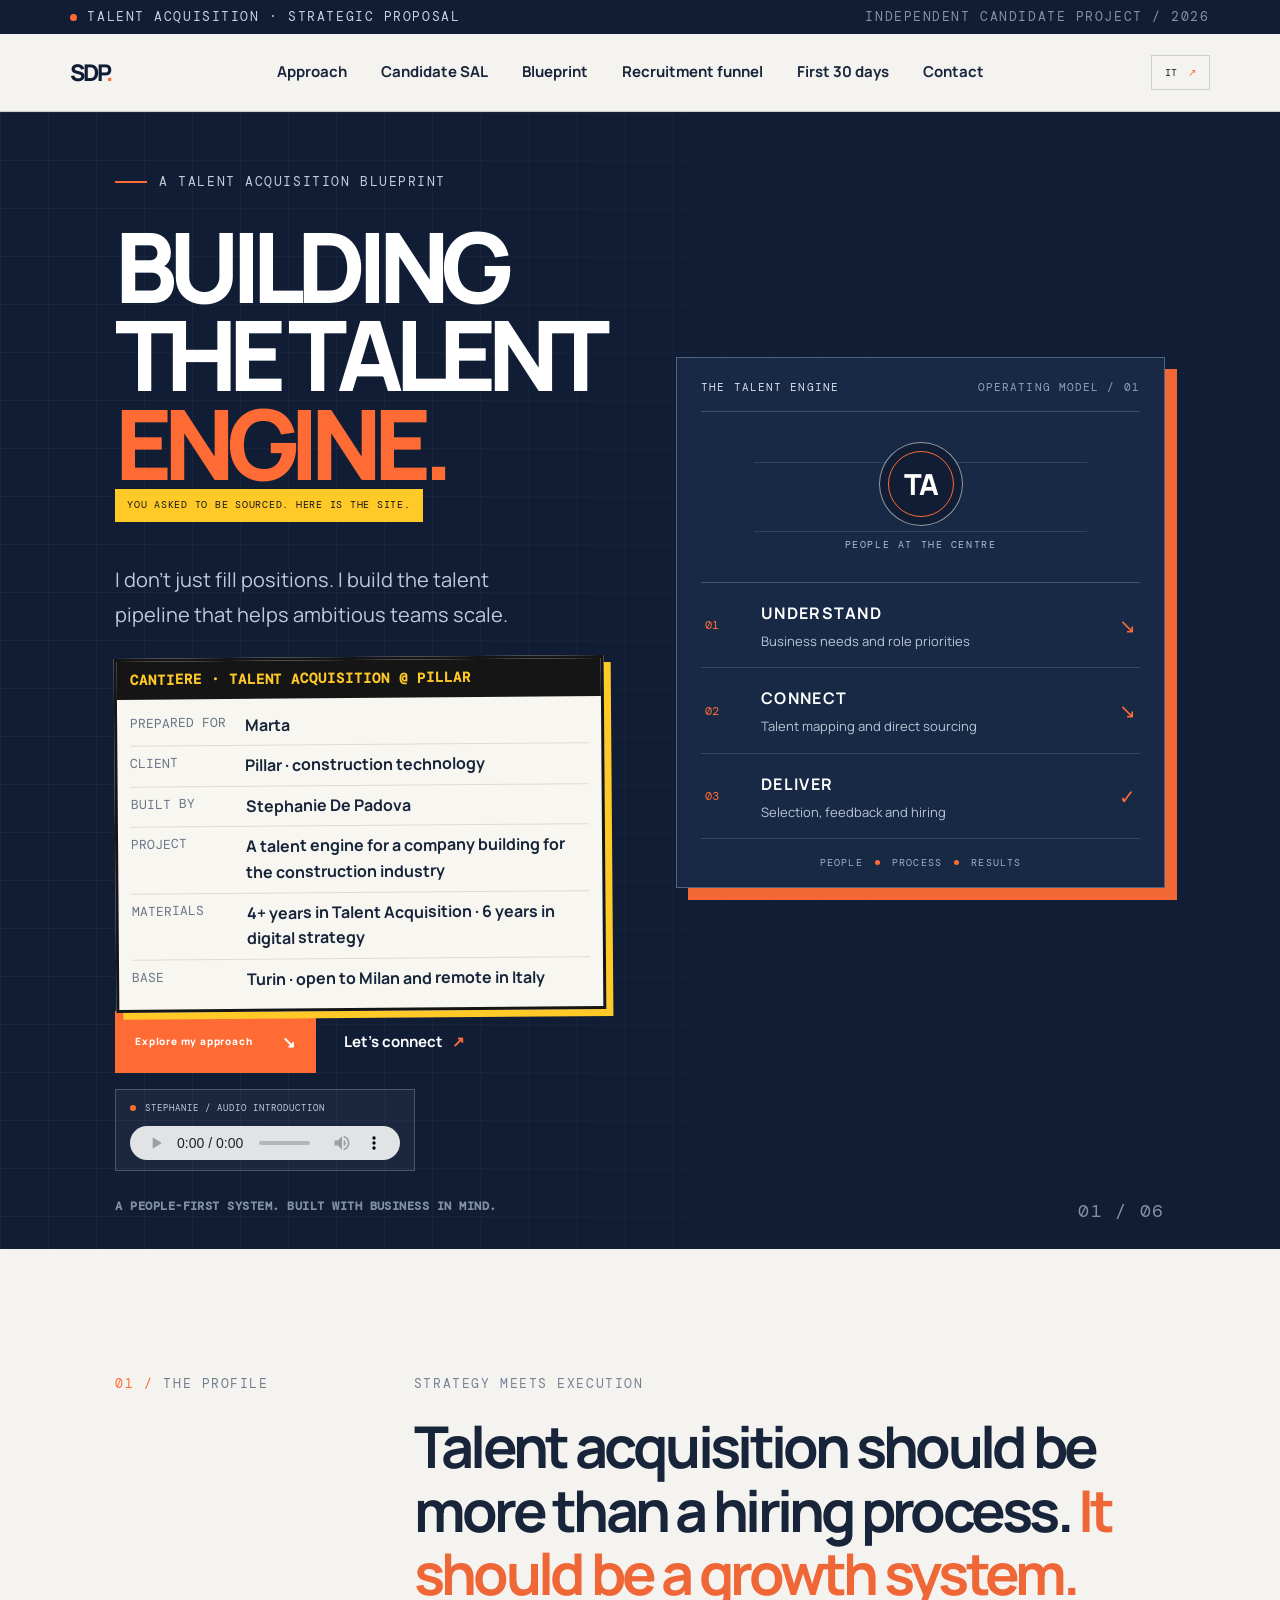
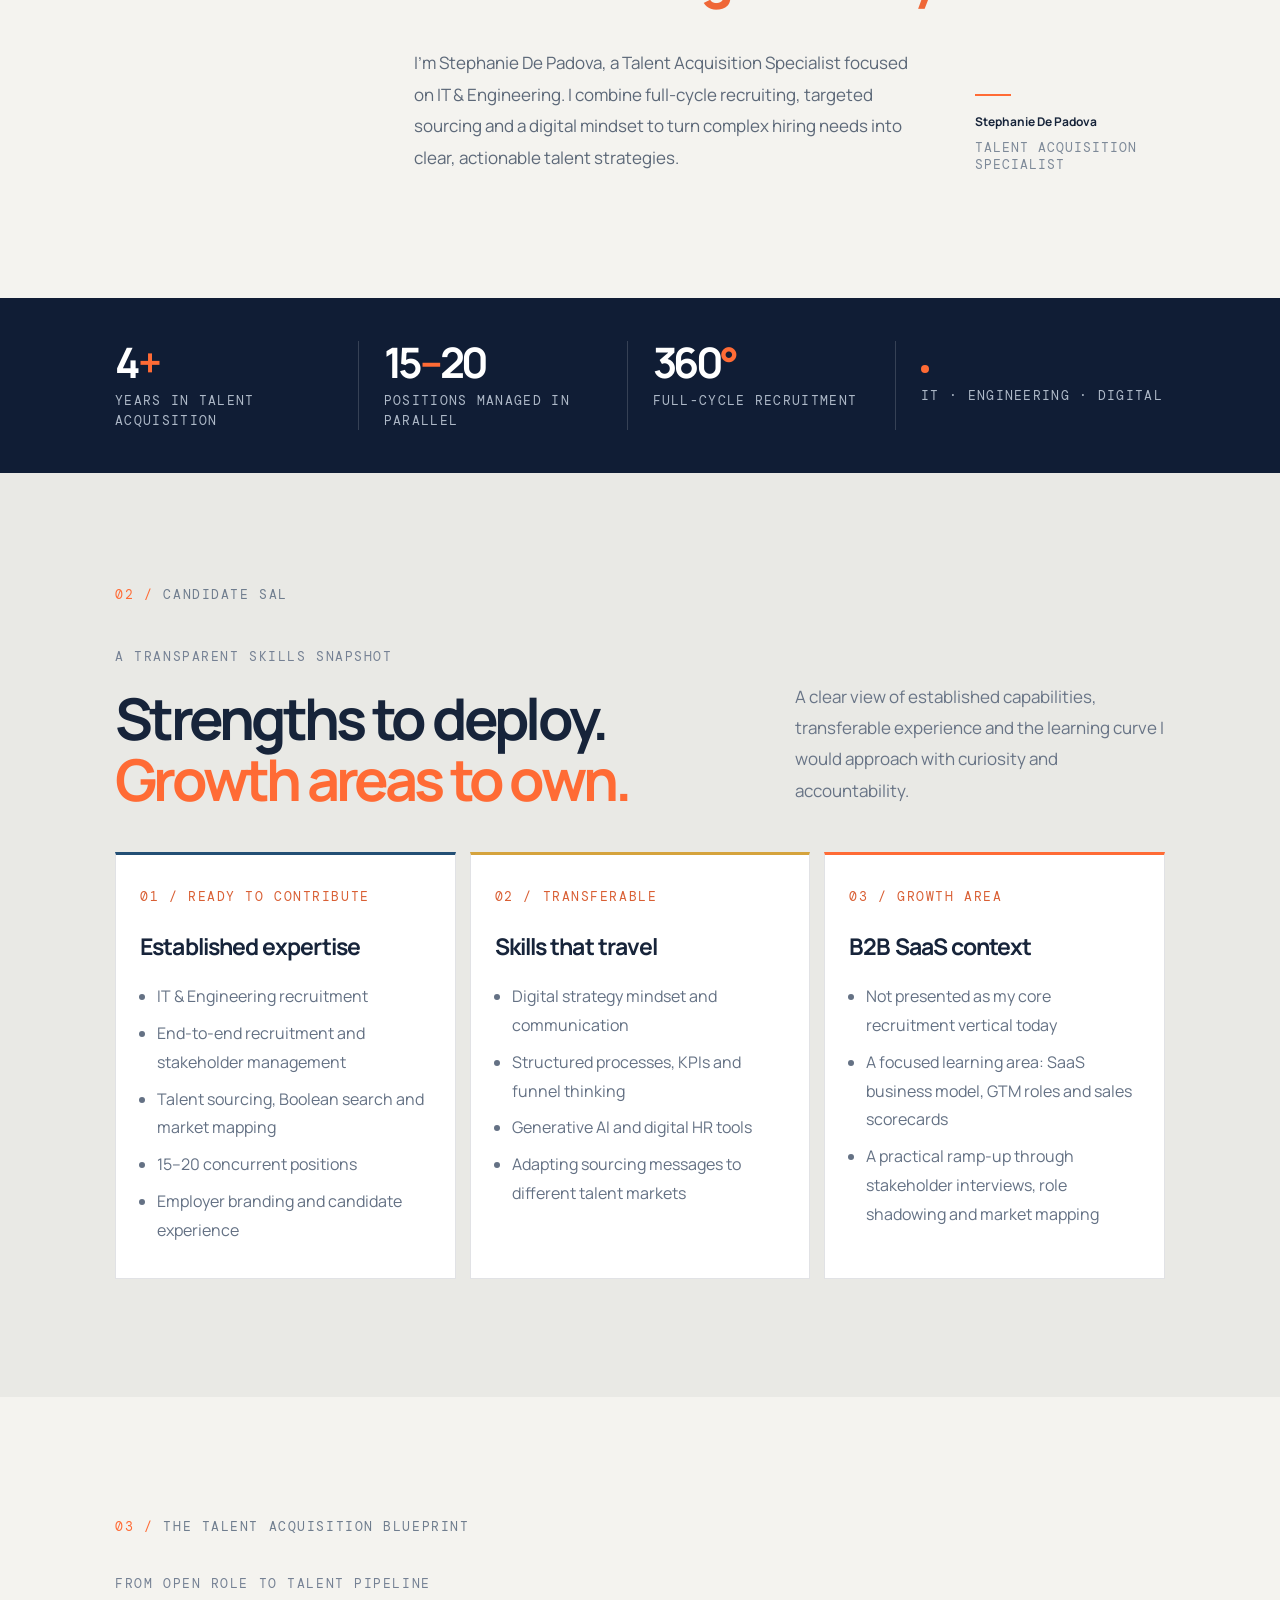
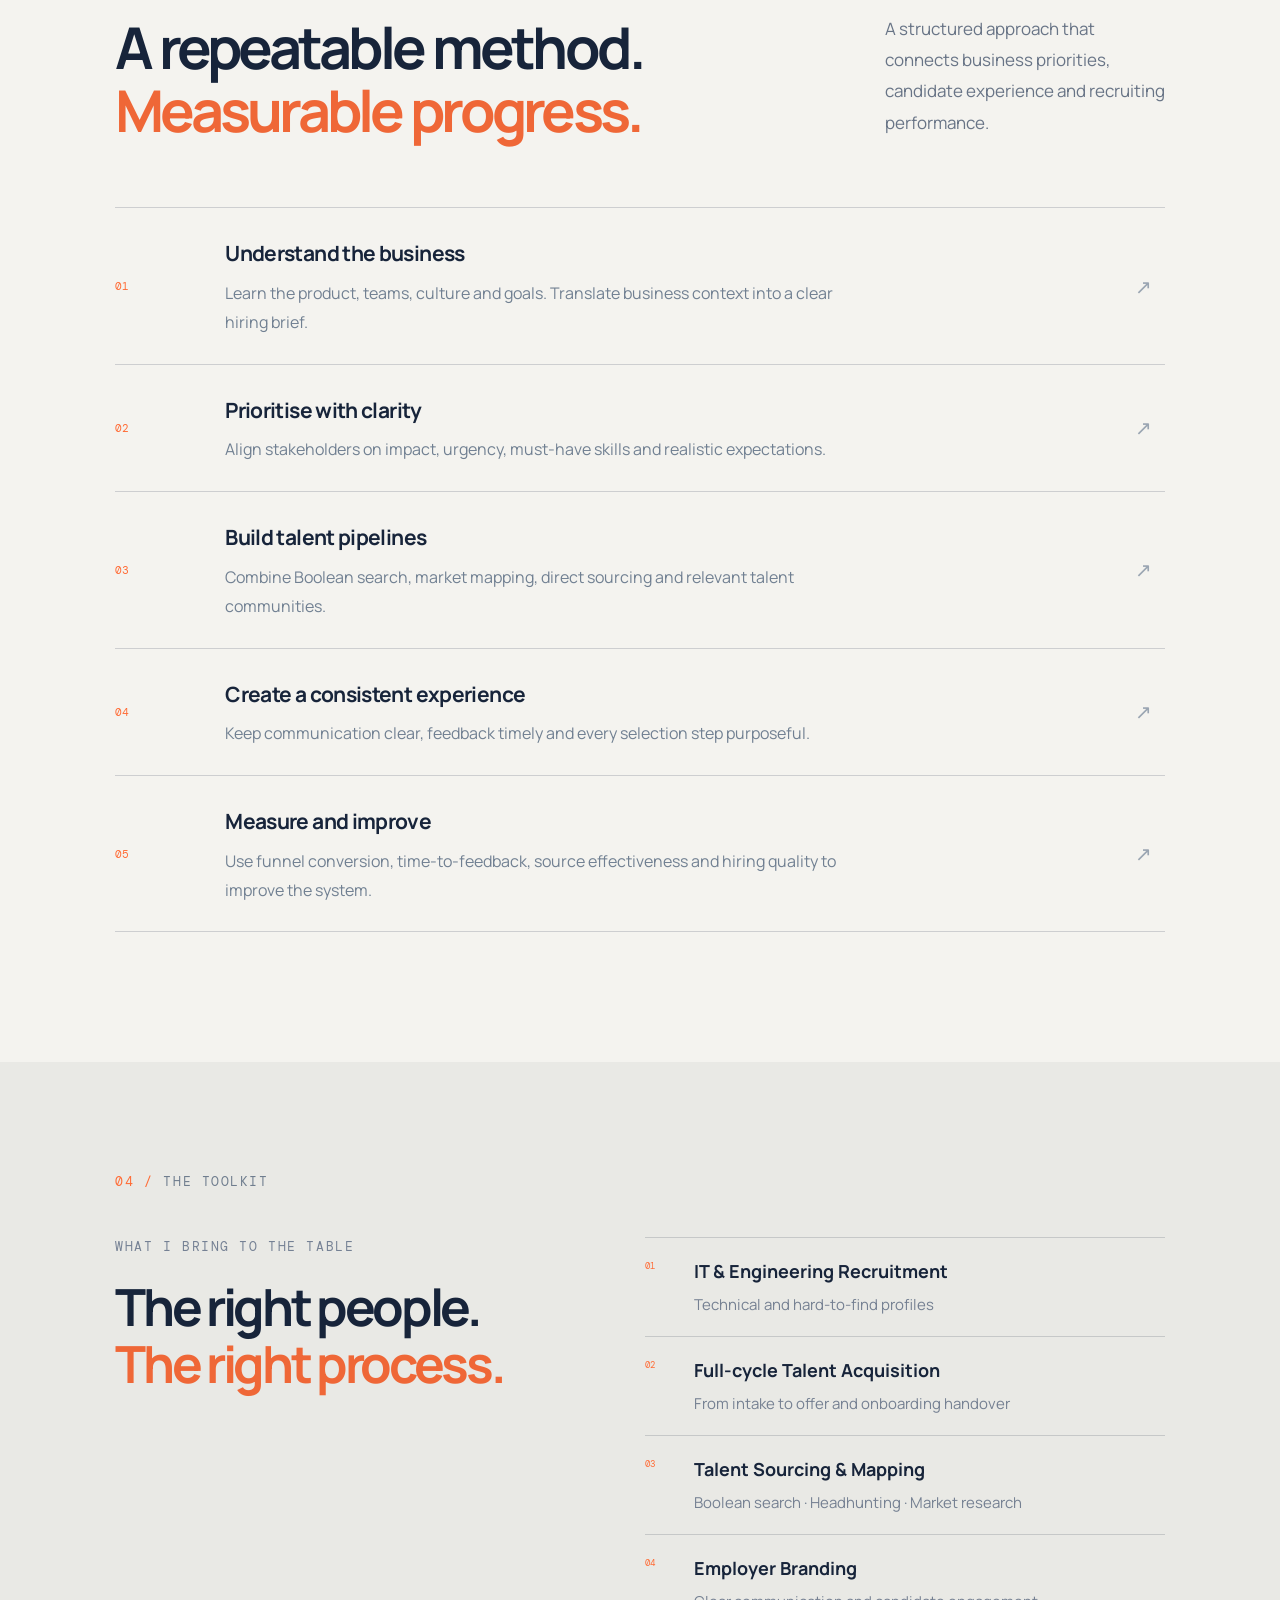
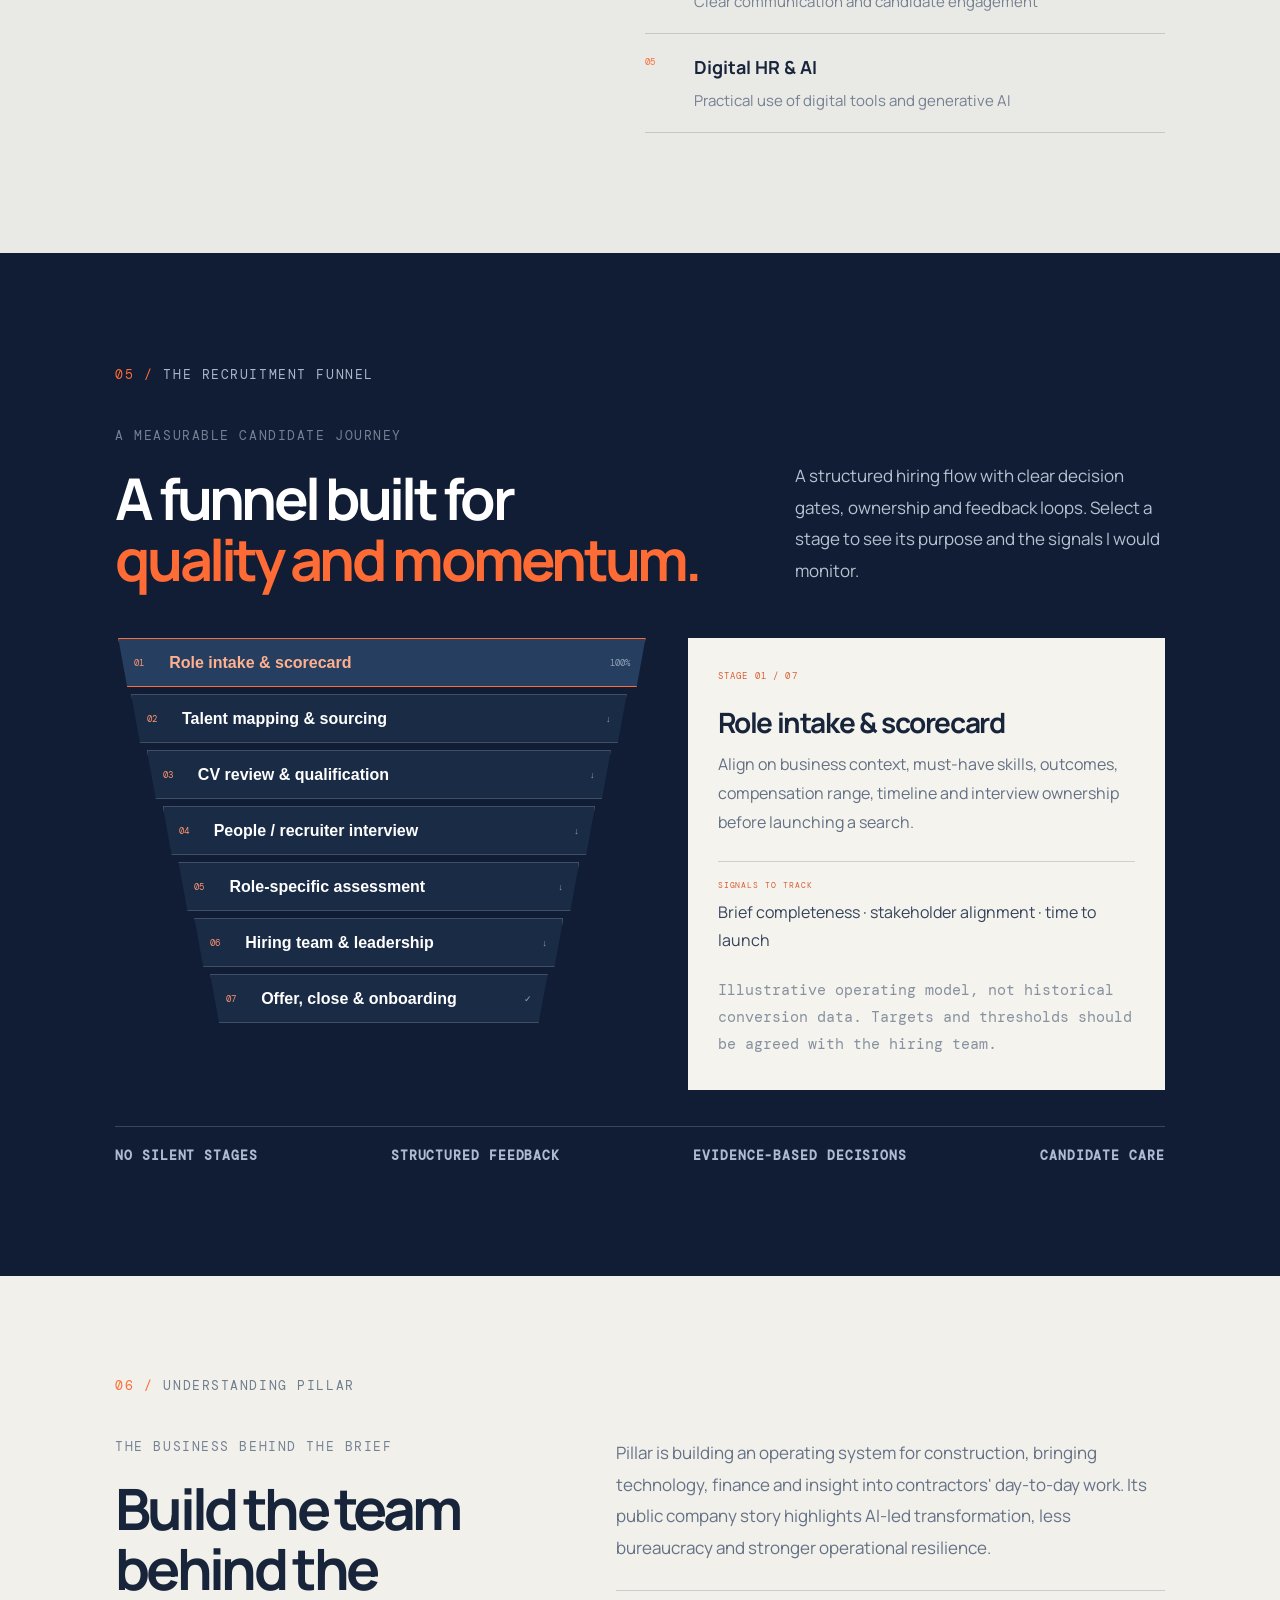
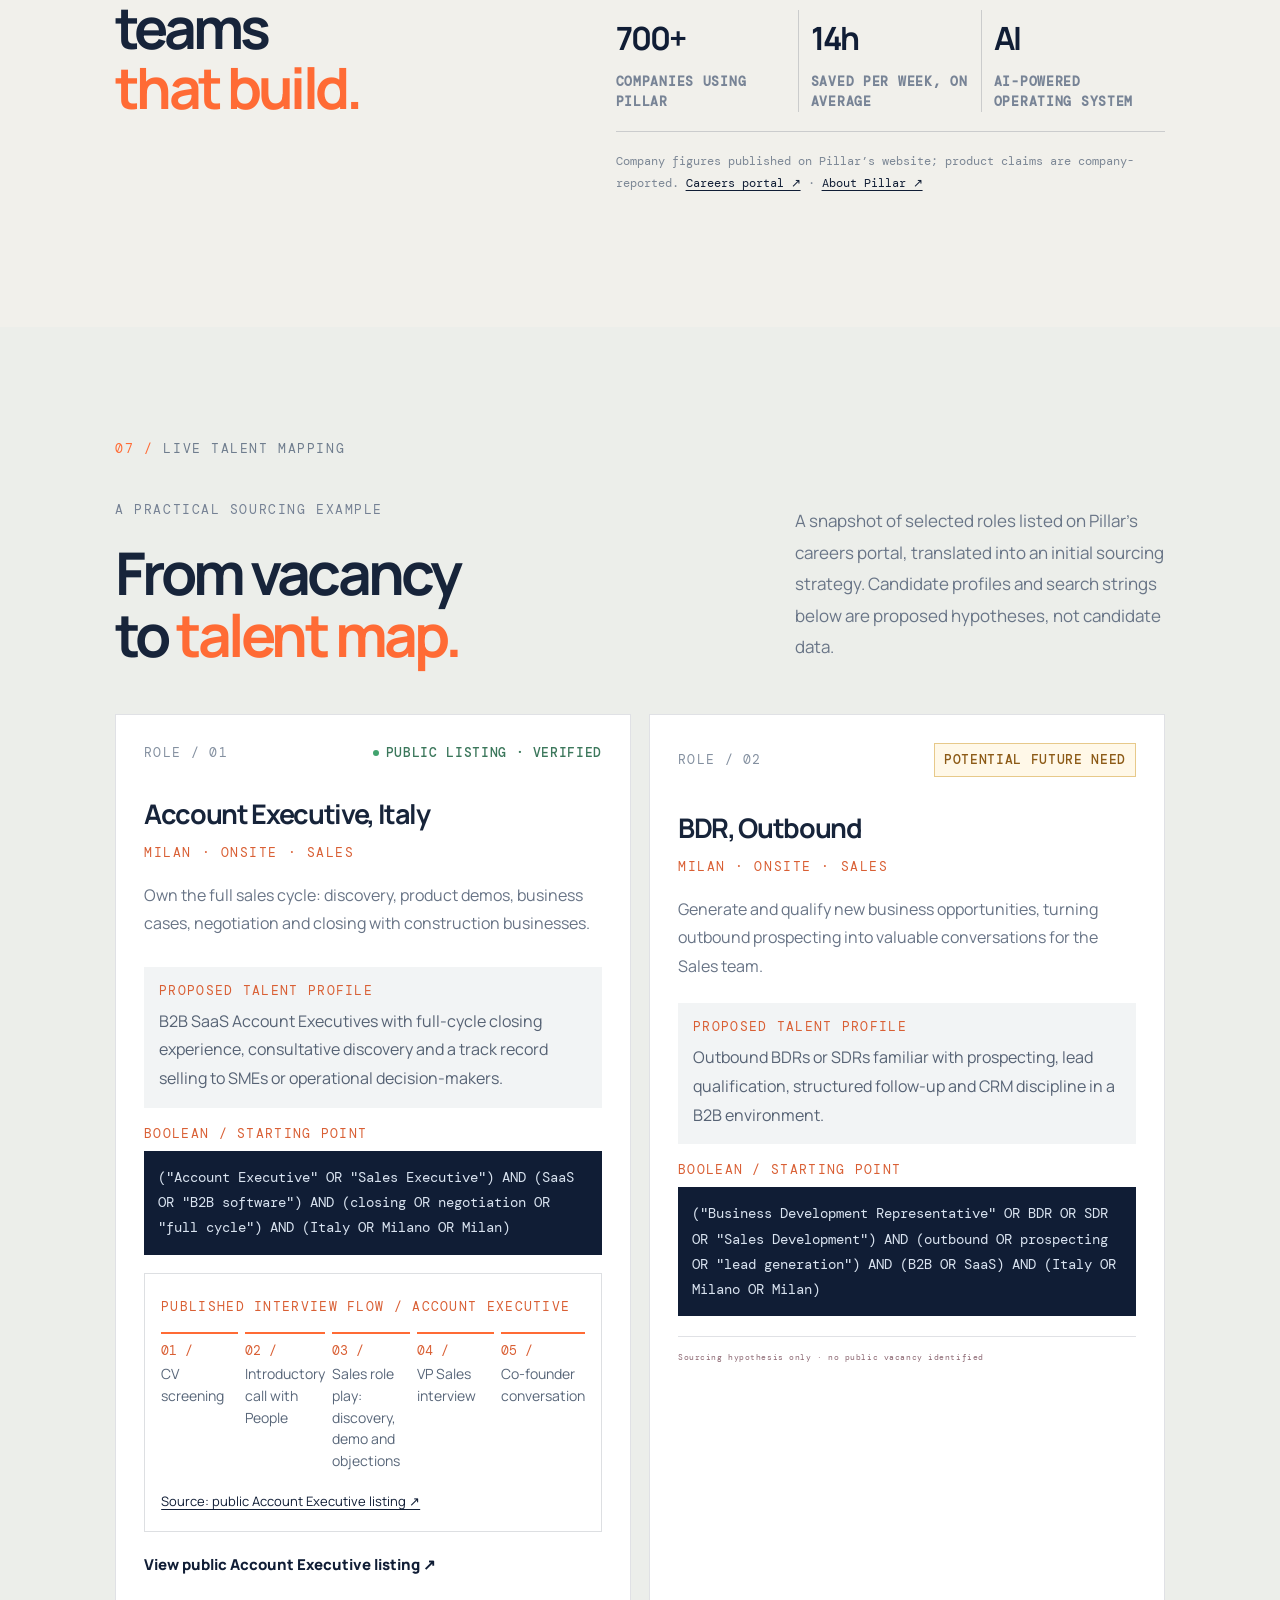
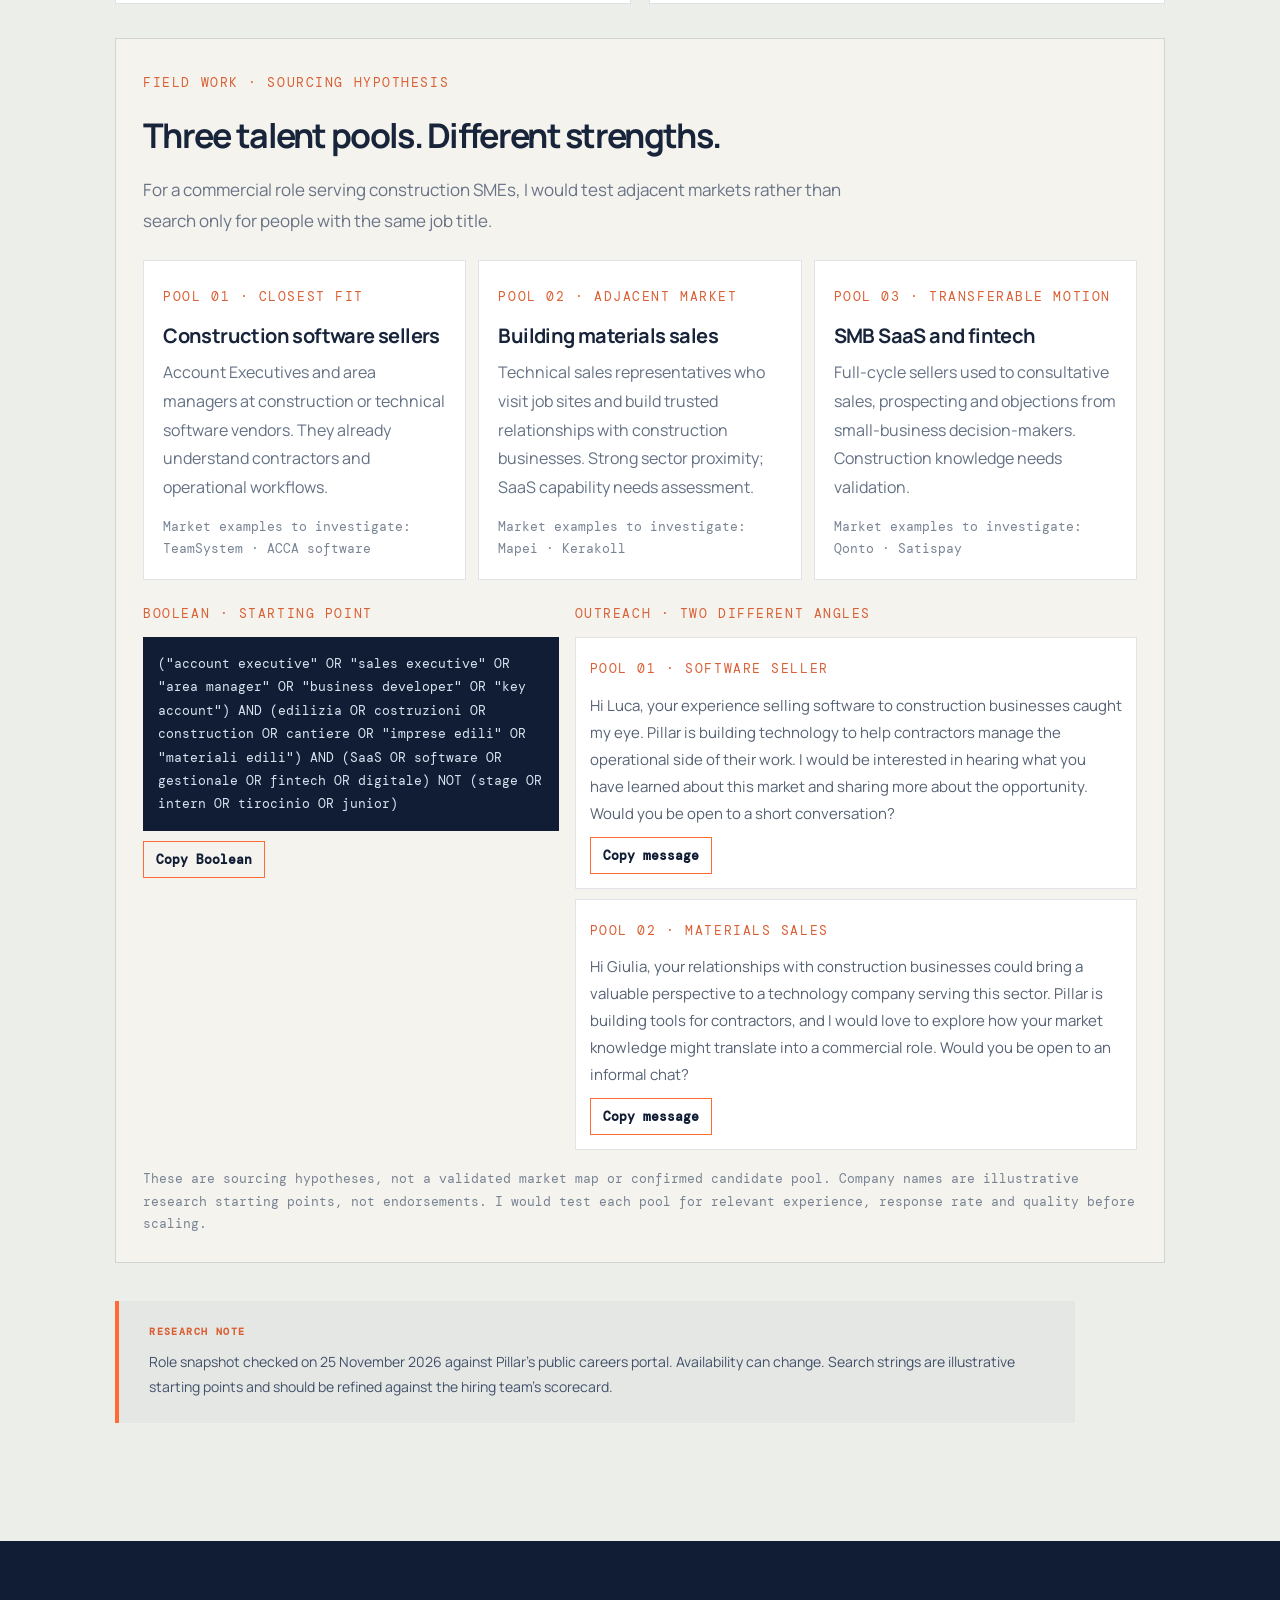
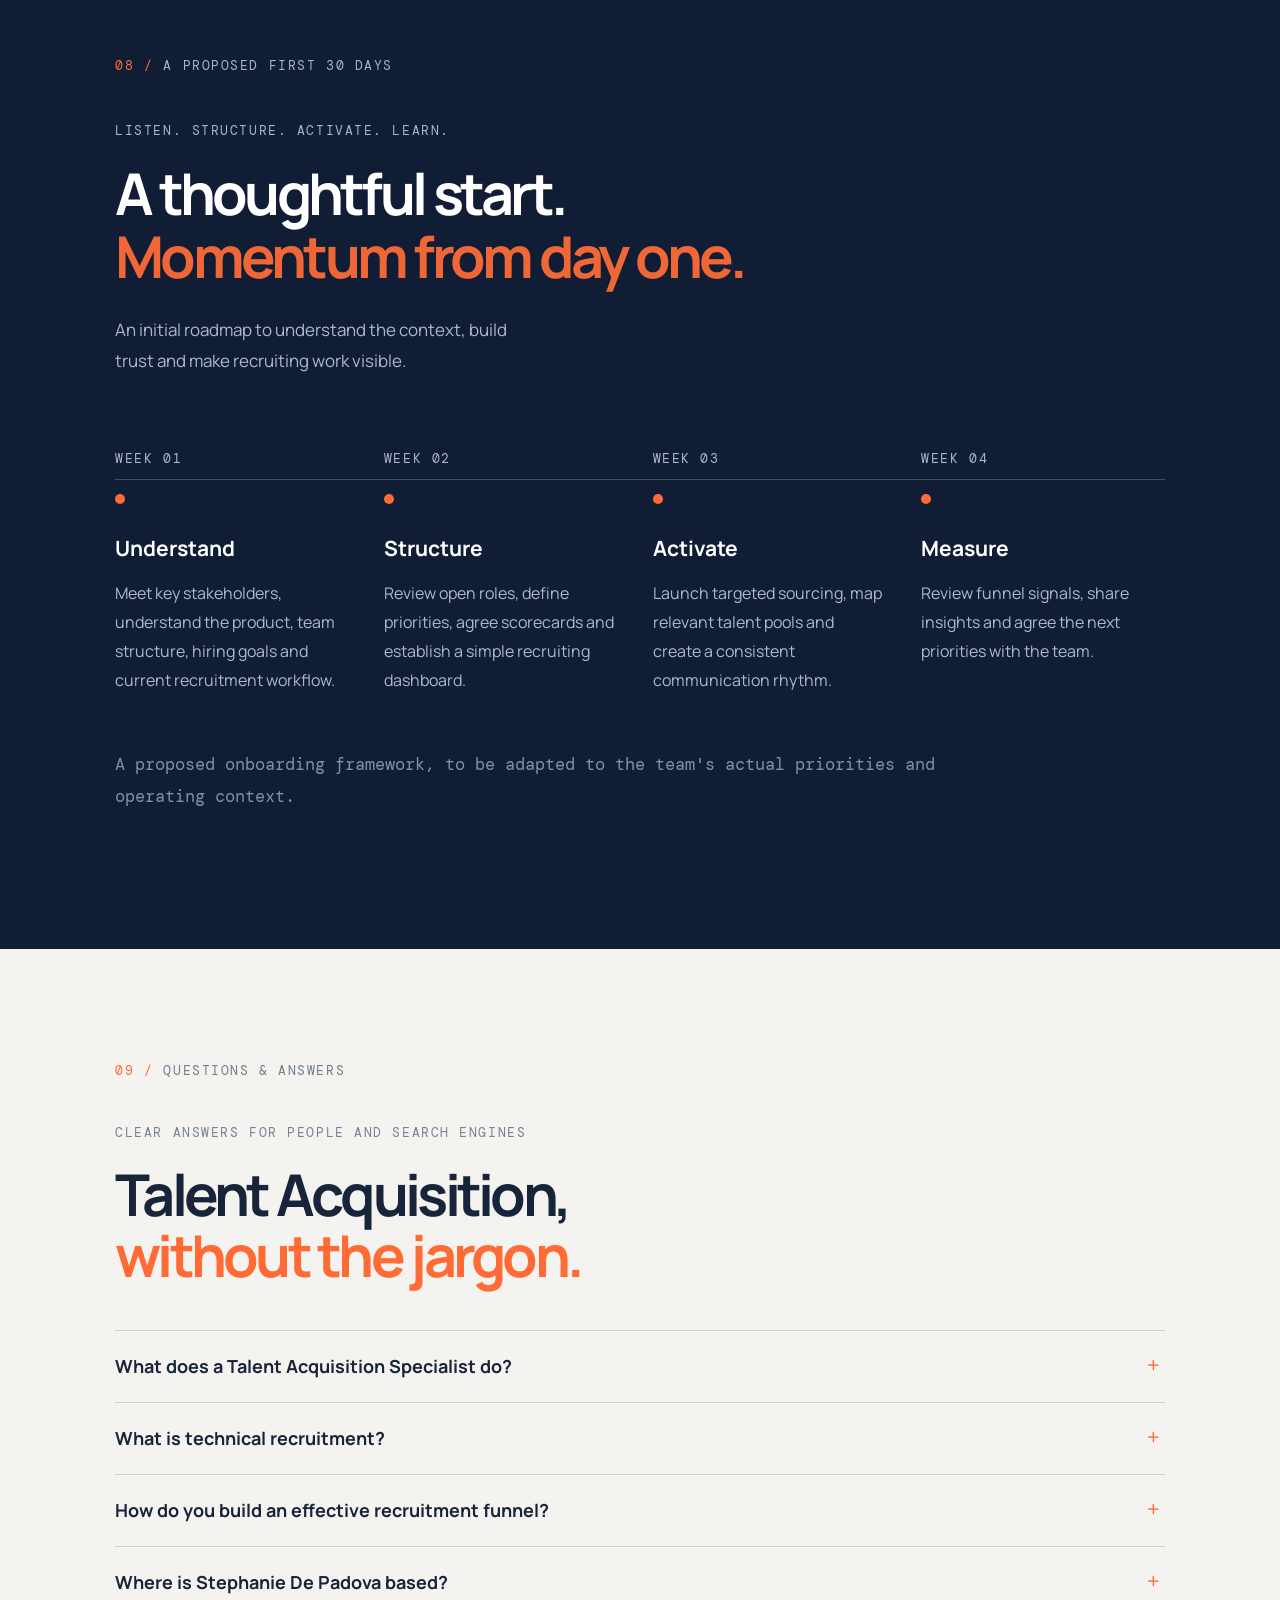
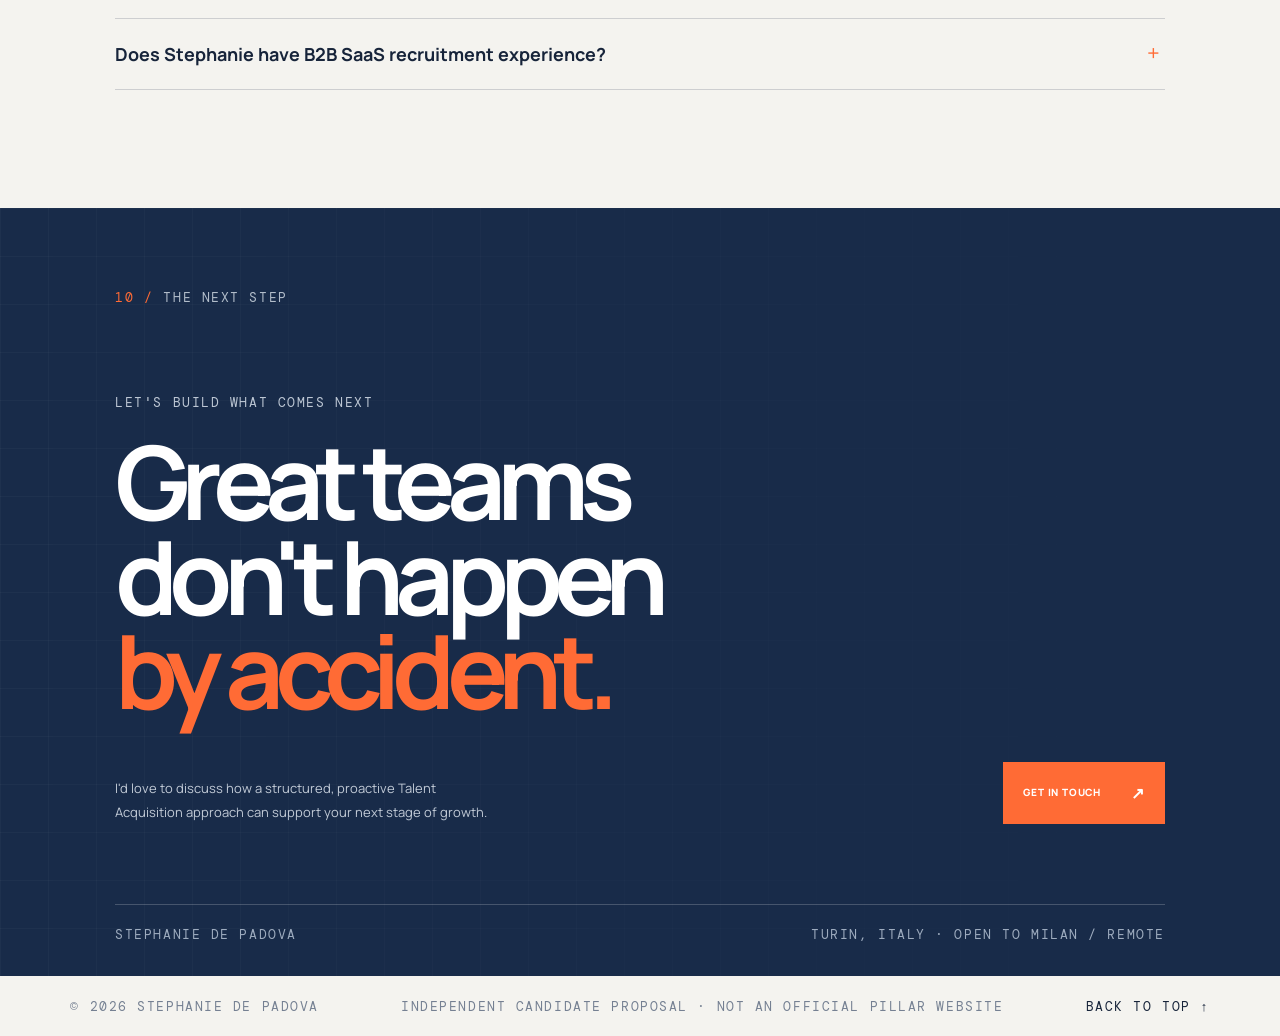
<file: index.html>
<!doctype html>
<html lang="en">
<head>
<meta charset="utf-8"><meta name="viewport" content="width=device-width, initial-scale=1, viewport-fit=cover"><meta name="theme-color" content="#101d35">
<meta name="robots" content="index,follow,max-image-preview:large"><meta name="author" content="Stephanie De Padova">
<meta name="description" content="Stephanie De Padova is a Talent Acquisition Specialist in Turin, Italy, focused on IT & Engineering recruitment, technical sourcing, talent mapping and scalable hiring processes.">
<meta name="keywords" content="Talent Acquisition Specialist Italy, Technical Recruiter Turin, IT Recruitment, Engineering Recruitment, Talent Sourcing, Boolean Search, Talent Mapping, Employer Branding, Digital HR">
<link rel="canonical" href="https://stephaniedepadova-dev.github.io/pillar/"><link rel="alternate" hreflang="en" href="https://stephaniedepadova-dev.github.io/pillar/"><link rel="alternate" hreflang="it" href="https://stephaniedepadova-dev.github.io/pillar/it/"><link rel="alternate" hreflang="x-default" href="https://stephaniedepadova-dev.github.io/pillar/">
<meta property="og:locale" content="en_GB"><meta property="og:type" content="website"><meta property="og:site_name" content="Stephanie De Padova | Talent Acquisition"><meta property="og:title" content="Stephanie De Padova | Talent Acquisition for IT & Engineering"><meta property="og:description" content="Explore my approach to IT and Engineering recruitment: technical sourcing, talent mapping, full-cycle hiring and a practical 30-day plan."><meta name="image" property="og:image" content="https://stephaniedepadova-dev.github.io/pillar/og-image-original.png"><meta property="og:image:width" content="1200"><meta property="og:image:height" content="630"><meta property="og:image:alt" content="Building the Talent Engine | Stephanie De Padova"><meta property="og:url" content="https://stephaniedepadova-dev.github.io/pillar/"><meta name="twitter:card" content="summary_large_image"><meta name="twitter:image" content="https://stephaniedepadova-dev.github.io/pillar/og-image-original.png"><meta name="twitter:title" content="Stephanie De Padova | Talent Acquisition for IT &amp; Engineering"><meta name="twitter:description" content="IT and Engineering recruitment, technical sourcing, talent mapping and a practical hiring plan.">
<title>Talent Acquisition & Technical Recruitment in Italy | Stephanie De Padova</title>
<link rel="preconnect" href="https://fonts.googleapis.com"><link rel="preconnect" href="https://fonts.gstatic.com" crossorigin><link href="https://fonts.googleapis.com/css2?family=DM+Mono:wght@400;500&family=Manrope:wght@400;500;600;700;800&display=swap" rel="stylesheet"><link rel="icon" type="image/svg+xml" href="favicon.svg"><link rel="stylesheet" href="styles.css?v=20261125-talent-engine">
<script type="application/ld+json">{"@context":"https://schema.org","@graph":[{"@type":"Person","@id":"https://stephaniedepadova-dev.github.io/pillar/#person","name":"Stephanie De Padova","jobTitle":"Talent Acquisition Specialist | Technical Recruiter","description":"Talent Acquisition Specialist focused on IT and Engineering recruitment, full-cycle hiring, technical sourcing, talent mapping, Boolean search, employer branding and Digital HR.","address":{"@type":"PostalAddress","addressLocality":"Turin","addressCountry":"IT"},"knowsAbout":["Talent Acquisition","Technical Recruitment","IT Recruitment","Engineering Recruitment","Talent Sourcing","Boolean Search","Talent Mapping","Employer Branding","Digital HR","Recruitment Analytics"]},{"@type":"WebSite","@id":"https://stephaniedepadova-dev.github.io/pillar/#website","url":"https://stephaniedepadova-dev.github.io/pillar/","name":"Building the Talent Engine | Stephanie De Padova","inLanguage":["en","it"],"publisher":{"@id":"https://stephaniedepadova-dev.github.io/pillar/#person"}},{"@type":"WebPage","@id":"https://stephaniedepadova-dev.github.io/pillar/#webpage","url":"https://stephaniedepadova-dev.github.io/pillar/","name":"Talent Acquisition & Technical Recruitment in Italy","description":"Independent Talent Acquisition proposal by Stephanie De Padova, based in Turin and open to opportunities in Milan and remote across Italy.","inLanguage":"en","about":{"@id":"https://stephaniedepadova-dev.github.io/pillar/#person"},"isPartOf":{"@id":"https://stephaniedepadova-dev.github.io/pillar/#website"}},{"@type":"FAQPage","@id":"https://stephaniedepadova-dev.github.io/pillar/#faq","mainEntity":[{"@type":"Question","name":"What does a Talent Acquisition Specialist do?","acceptedAnswer":{"@type":"Answer","text":"A Talent Acquisition Specialist manages the hiring process end to end: understanding hiring needs, defining role profiles, sourcing and screening candidates, coordinating interviews, supporting offers and measuring recruitment performance."}},{"@type":"Question","name":"What is technical recruitment?","acceptedAnswer":{"@type":"Answer","text":"Technical recruitment is the process of identifying and assessing candidates for specialised roles in software, IT, engineering, embedded systems and digital technologies."}},{"@type":"Question","name":"How do you build a recruitment funnel?","acceptedAnswer":{"@type":"Answer","text":"Start with role intake and a scorecard, map the talent market, activate sourcing channels, qualify candidates, coordinate structured interviews, manage offers and review conversion and time-to-feedback at every stage."}},{"@type":"Question","name":"Where is Stephanie De Padova based?","acceptedAnswer":{"@type":"Answer","text":"Stephanie De Padova is based in Turin, Italy, and is open to opportunities in Turin, Milan and remote roles across Italy."}},{"@type":"Question","name":"Does Stephanie have B2B SaaS experience?","acceptedAnswer":{"@type":"Answer","text":"Her established recruitment experience is in IT and Engineering. B2B SaaS is a transferable growth area: she brings full-cycle recruiting, sourcing, stakeholder management and digital strategy skills, while being transparent about the sector-specific learning curve."}}]}</script>
<script src="script.js" defer></script></head><body>
  <div class="topline"><span class="topline-mark"></span><span data-i18n="topline">TALENT ACQUISITION · STRATEGIC PROPOSAL</span><span class="topline-right">INDEPENDENT CANDIDATE PROJECT / 2026</span></div>
  <header class="site-header">
    <a class="wordmark" href="#top" aria-label="Stephanie De Padova home">SDP<span>.</span></a>
    <button class="menu-toggle" id="menu-toggle" type="button" aria-expanded="false" aria-controls="primary-navigation">MENU</button>
    <nav id="primary-navigation" aria-label="Main navigation">
      <a href="#approach" data-i18n="navApproach">Approach</a><a href="#candidate-sal" data-i18n="navSal">Candidate SAL</a>
      <a href="#blueprint" data-i18n="navBlueprint">Blueprint</a>
      <a href="#recruitment-funnel" data-i18n="navFunnel">Recruitment funnel</a><a href="#first-month" data-i18n="navPlan">First 30 days</a>
      <a href="#contact" data-i18n="navContact">Contact</a>
    </nav>
    <button class="lang-switch" id="language-toggle" type="button" aria-label="Switch language">IT <span>↗</span></button>
  </header>

  <main id="top">
    <section class="hero section-wrap">
      <div class="hero-grid"></div>
      <div class="hero-copy">
        <p class="eyebrow"><span class="eyebrow-line"></span><span data-i18n="heroEyebrow">A TALENT ACQUISITION BLUEPRINT</span></p>
        <h1 data-i18n="heroTitle">BUILDING<br>THE TALENT<br><em>ENGINE.</em></h1>
        <p class="hero-hook" data-i18n="heroHook">YOU ASKED TO BE SOURCED. HERE IS THE SITE.</p>
        <p class="hero-lead" data-i18n="heroLead">I don't just fill positions. I build the talent pipeline that helps ambitious teams scale.</p>
        <div class="site-board" aria-label="Candidate project sign"><div class="site-board-head" data-i18n="boardTitle">CANTIERE · TALENT ACQUISITION @ PILLAR</div><dl><div><dt data-i18n="boardPreparedForLabel">PREPARED FOR</dt><dd>Marta</dd></div><div><dt data-i18n="boardClientLabel">CLIENT</dt><dd data-i18n="boardClient">Pillar · construction technology</dd></div><div><dt data-i18n="boardBuilderLabel">BUILT BY</dt><dd>Stephanie De Padova</dd></div><div><dt data-i18n="boardProjectLabel">PROJECT</dt><dd data-i18n="boardProject">A talent engine for a company building for the construction industry</dd></div><div><dt data-i18n="boardMaterialsLabel">MATERIALS</dt><dd data-i18n="boardMaterials">4+ years in Talent Acquisition · 6 years in digital strategy</dd></div><div><dt data-i18n="boardBaseLabel">BASE</dt><dd data-i18n="boardBase">Turin · open to Milan and remote in Italy</dd></div></dl></div>
        <div class="hero-actions">
          <a class="button button-primary" href="#blueprint" data-i18n="heroCta">Explore my approach <span>↘</span></a>
          <a class="text-link" href="#contact" data-i18n="heroSecondary">Let's connect <span>↗</span></a>
        </div>
      </div>
      <div class="hero-visual" aria-label="Talent acquisition operating model">
        <div class="engine-board">
          <div class="engine-board-top"><span>THE TALENT ENGINE</span><span>OPERATING MODEL / 01</span></div>
          <div class="engine-core">
            <div class="engine-core-ring"><span>TA</span></div>
            <div class="engine-core-caption">PEOPLE AT THE CENTRE</div>
          </div>
          <div class="engine-flow">
            <div class="engine-step"><span class="engine-step-no">01</span><div><b>UNDERSTAND</b><small>Business needs and role priorities</small></div><span class="engine-step-mark">↘</span></div>
            <div class="engine-step"><span class="engine-step-no">02</span><div><b>CONNECT</b><small>Talent mapping and direct sourcing</small></div><span class="engine-step-mark">↘</span></div>
            <div class="engine-step"><span class="engine-step-no">03</span><div><b>DELIVER</b><small>Selection, feedback and hiring</small></div><span class="engine-step-mark">✓</span></div>
          </div>
          <div class="engine-board-foot"><span>PEOPLE</span><i></i><span>PROCESS</span><i></i><span>RESULTS</span></div>
        </div>
      </div>
        <div class="voice-player">
          <div class="voice-player-label"><span class="voice-player-dot"></span><span>STEPHANIE / AUDIO INTRODUCTION</span></div>
          <audio controls preload="metadata" aria-label="Listen to Stephanie's introduction">
            <source src="assets/Stephanie_for_Pillar.m4a" type="audio/mp4">
            Your browser does not support audio playback.
          </audio>
        </div>
      <div class="hero-bottom"><span data-i18n="heroBottom">A PEOPLE-FIRST SYSTEM. BUILT WITH BUSINESS IN MIND.</span><span>01 / 06</span></div>
    </section>

    <section class="intro section-wrap" id="approach">
      <div class="section-kicker"><span>01 /</span><span data-i18n="introKicker">THE PROFILE</span></div>
      <div class="intro-content">
        <p class="section-overline" data-i18n="introOverline">STRATEGY MEETS EXECUTION</p>
        <h2 data-i18n="introTitle">Talent acquisition should be more than a hiring process. <em>It should be a growth system.</em></h2>
        <div class="intro-bottom">
          <p data-i18n="introText">I'm Stephanie De Padova, a Talent Acquisition Specialist focused on IT & Engineering. I combine full-cycle recruiting, targeted sourcing and a digital mindset to turn complex hiring needs into clear, actionable talent strategies.</p>
          <div class="profile-signature"><span class="signature-line"></span><strong>Stephanie De Padova</strong><small data-i18n="signatureRole">TALENT ACQUISITION SPECIALIST</small></div>
        </div>
      </div>
    </section>

    <section class="metrics-band">
      <div class="metric"><strong>4<span>+</span></strong><small data-i18n="metricYears">YEARS IN TALENT ACQUISITION</small></div>
      <div class="metric"><strong>15<span>–</span>20</strong><small data-i18n="metricRoles">POSITIONS MANAGED IN PARALLEL</small></div>
      <div class="metric"><strong>360<span>°</span></strong><small data-i18n="metricCycle">FULL-CYCLE RECRUITMENT</small></div>
      <div class="metric metric-note"><span class="orange-dot"></span><small data-i18n="metricNote">IT · ENGINEERING · DIGITAL</small></div>
    </section>

    <section class="sal-section section-wrap" id="candidate-sal"><div class="section-kicker"><span>02 /</span><span data-i18n="salKicker">CANDIDATE SAL</span></div><div class="sal-heading"><div><p class="section-overline" data-i18n="salOverline">A TRANSPARENT SKILLS SNAPSHOT</p><h2 data-i18n="salTitle">Strengths to deploy.<br><em>Growth areas to own.</em></h2></div><p data-i18n="salLead">A clear view of established capabilities, transferable experience and the learning curve I would approach with curiosity and accountability.</p></div><div class="sal-columns">
<article class="sal-card sal-strong"><span class="sal-label">01 / READY TO CONTRIBUTE</span><h3 data-i18n="salReady">Established expertise</h3><ul><li data-i18n="salReady1">IT & Engineering recruitment</li><li data-i18n="salReady2">End-to-end recruitment and stakeholder management</li><li data-i18n="salReady3">Talent sourcing, Boolean search and market mapping</li><li data-i18n="salReady4">15–20 concurrent positions</li><li data-i18n="salReady5">Employer branding and candidate experience</li></ul></article>
<article class="sal-card sal-transfer"><span class="sal-label">02 / TRANSFERABLE</span><h3 data-i18n="salTransfer">Skills that travel</h3><ul><li data-i18n="salTransfer1">Digital strategy mindset and communication</li><li data-i18n="salTransfer2">Structured processes, KPIs and funnel thinking</li><li data-i18n="salTransfer3">Generative AI and digital HR tools</li><li data-i18n="salTransfer4">Adapting sourcing messages to different talent markets</li></ul></article>
<article class="sal-card sal-growth"><span class="sal-label">03 / GROWTH AREA</span><h3 data-i18n="salGrowth">B2B SaaS context</h3><ul><li data-i18n="salGrowth1">Not presented as my core recruitment vertical today</li><li data-i18n="salGrowth2">A focused learning area: SaaS business model, GTM roles and sales scorecards</li><li data-i18n="salGrowth3">A practical ramp-up through stakeholder interviews, role shadowing and market mapping</li></ul></article></div></section><section class="blueprint-section section-wrap" id="blueprint">
      <div class="section-kicker"><span>03 /</span><span data-i18n="blueprintKicker">THE TALENT ACQUISITION BLUEPRINT</span></div>
      <div class="blueprint-heading">
        <div><p class="section-overline" data-i18n="blueprintOverline">FROM OPEN ROLE TO TALENT PIPELINE</p><h2 data-i18n="blueprintTitle">A repeatable method.<br><em>Measurable progress.</em></h2></div>
        <p data-i18n="blueprintLead">A structured approach that connects business priorities, candidate experience and recruiting performance.</p>
      </div>
      <div class="steps">
        <article class="step"><span class="step-number">01</span><div><h3 data-i18n="step1Title">Understand the business</h3><p data-i18n="step1Text">Learn the product, teams, culture and goals. Translate business context into a clear hiring brief.</p></div><span class="step-arrow">↗</span></article>
        <article class="step"><span class="step-number">02</span><div><h3 data-i18n="step2Title">Prioritise with clarity</h3><p data-i18n="step2Text">Align stakeholders on impact, urgency, must-have skills and realistic expectations.</p></div><span class="step-arrow">↗</span></article>
        <article class="step"><span class="step-number">03</span><div><h3 data-i18n="step3Title">Build talent pipelines</h3><p data-i18n="step3Text">Combine Boolean search, market mapping, direct sourcing and relevant talent communities.</p></div><span class="step-arrow">↗</span></article>
        <article class="step"><span class="step-number">04</span><div><h3 data-i18n="step4Title">Create a consistent experience</h3><p data-i18n="step4Text">Keep communication clear, feedback timely and every selection step purposeful.</p></div><span class="step-arrow">↗</span></article>
        <article class="step"><span class="step-number">05</span><div><h3 data-i18n="step5Title">Measure and improve</h3><p data-i18n="step5Text">Use funnel conversion, time-to-feedback, source effectiveness and hiring quality to improve the system.</p></div><span class="step-arrow">↗</span></article>
      </div>
    </section>




    <section class="capabilities section-wrap">
      <div class="section-kicker"><span>04 /</span><span data-i18n="capKicker">THE TOOLKIT</span></div>
      <div class="cap-grid">
        <div class="cap-intro"><p class="section-overline" data-i18n="capOverline">WHAT I BRING TO THE TABLE</p><h2 data-i18n="capTitle">The right people.<br><em>The right process.</em></h2></div>
        <div class="cap-list">
          <div><span>01</span><strong data-i18n="cap1">IT & Engineering Recruitment</strong><small data-i18n="cap1s">Technical and hard-to-find profiles</small></div>
          <div><span>02</span><strong data-i18n="cap2">Full-cycle Talent Acquisition</strong><small data-i18n="cap2s">From intake to offer and onboarding handover</small></div>
          <div><span>03</span><strong data-i18n="cap3">Talent Sourcing & Mapping</strong><small data-i18n="cap3s">Boolean search · Headhunting · Market research</small></div>
          <div><span>04</span><strong data-i18n="cap4">Employer Branding</strong><small data-i18n="cap4s">Clear communication and candidate engagement</small></div>
          <div><span>05</span><strong data-i18n="cap5">Digital HR & AI</strong><small data-i18n="cap5s">Practical use of digital tools and generative AI</small></div>
        </div>
      </div>
    </section>

    <section class="funnel-section section-wrap" id="recruitment-funnel"><div class="section-kicker"><span>05 /</span><span data-i18n="funnelKicker">THE RECRUITMENT FUNNEL</span></div><div class="funnel-heading"><div><p class="section-overline" data-i18n="funnelOverline">A MEASURABLE CANDIDATE JOURNEY</p><h2 data-i18n="funnelTitle">A funnel built for<br><em>quality and momentum.</em></h2></div><p data-i18n="funnelLead">A structured hiring flow with clear decision gates, ownership and feedback loops. Select a stage to see its purpose and the signals I would monitor.</p></div><div class="funnel-layout"><div class="funnel-visual" role="group" aria-label="Interactive recruitment funnel">
<button class="funnel-stage active" type="button" data-stage="0"><span>01</span><b data-i18n="funnelStage1">Role intake & scorecard</b><i>100%</i></button><button class="funnel-stage" type="button" data-stage="1"><span>02</span><b data-i18n="funnelStage2">Talent mapping & sourcing</b><i>↓</i></button><button class="funnel-stage" type="button" data-stage="2"><span>03</span><b data-i18n="funnelStage3">CV review & qualification</b><i>↓</i></button><button class="funnel-stage" type="button" data-stage="3"><span>04</span><b data-i18n="funnelStage4">People / recruiter interview</b><i>↓</i></button><button class="funnel-stage" type="button" data-stage="4"><span>05</span><b data-i18n="funnelStage5">Role-specific assessment</b><i>↓</i></button><button class="funnel-stage" type="button" data-stage="5"><span>06</span><b data-i18n="funnelStage6">Hiring team & leadership</b><i>↓</i></button><button class="funnel-stage" type="button" data-stage="6"><span>07</span><b data-i18n="funnelStage7">Offer, close & onboarding</b><i>✓</i></button></div>
<aside class="funnel-detail" aria-live="polite"><span class="detail-index" id="funnel-detail-index">STAGE 01 / 07</span><h3 id="funnel-detail-title" data-i18n="funnelDetailTitle">Role intake & scorecard</h3><p id="funnel-detail-copy" data-i18n="funnelDetailCopy">Align on business context, must-have skills, outcomes, compensation range, timeline and interview ownership before launching a search.</p><div class="detail-kpi"><b data-i18n="kpiLabel">SIGNALS TO TRACK</b><span id="funnel-detail-kpi" data-i18n="funnelDetailKpi">Brief completeness · stakeholder alignment · time to launch</span></div><p class="detail-note" data-i18n="funnelDisclaimer">Illustrative operating model, not historical conversion data. Targets and thresholds should be agreed with the hiring team.</p></aside></div><div class="funnel-principles"><span data-i18n="funnelPrinciple1">NO SILENT STAGES</span><span data-i18n="funnelPrinciple2">STRUCTURED FEEDBACK</span><span data-i18n="funnelPrinciple3">EVIDENCE-BASED DECISIONS</span><span data-i18n="funnelPrinciple4">CANDIDATE CARE</span></div></section><section class="company-context section-wrap" id="pillar-context"><div class="section-kicker"><span>06 /</span><span data-i18n="pillarKicker">UNDERSTANDING PILLAR</span></div><div class="company-grid"><div><p class="section-overline" data-i18n="pillarOverline">THE BUSINESS BEHIND THE BRIEF</p><h2 data-i18n="pillarTitle">Build the team<br>behind the teams<br><em>that build.</em></h2></div><div class="company-copy"><p data-i18n="pillarCopy">Pillar is building an operating system for construction, bringing technology, finance and insight into contractors' day-to-day work. Its public company story highlights AI-led transformation, less bureaucracy and stronger operational resilience.</p><div class="company-stats"><div><b>700+</b><span data-i18n="pillarStat1">COMPANIES USING PILLAR</span></div><div><b>14h</b><span data-i18n="pillarStat2">SAVED PER WEEK, ON AVERAGE</span></div><div><b>AI</b><span data-i18n="pillarStat3">AI-POWERED OPERATING SYSTEM</span></div></div><p class="company-source"><span data-i18n="pillarSource">Company figures published on Pillar’s website; product claims are company-reported.</span> <a href="https://talent.pillar.it/open-roles" target="_blank" rel="noopener noreferrer" data-i18n="pillarCareers">Careers portal ↗</a> · <a href="https://www.pillar.it/about-us/en-gb" target="_blank" rel="noopener noreferrer" data-i18n="pillarAbout">About Pillar ↗</a></p></div></div></section><section class="live-mapping section-wrap" id="live-mapping">
      <div class="section-kicker"><span>07 /</span><span data-i18n="mappingKicker">LIVE TALENT MAPPING</span></div>
      <div class="mapping-heading">
        <div><p class="section-overline" data-i18n="mappingOverline">A PRACTICAL SOURCING EXAMPLE</p><h2 data-i18n="mappingTitle">From vacancy<br>to <em>talent map.</em></h2></div>
        <p data-i18n="mappingLead">A snapshot of selected roles listed on Pillar's careers portal, translated into an initial sourcing strategy. Candidate profiles and search strings below are proposed hypotheses, not candidate data.</p>
      </div>
      <div class="role-cards">
        <article class="role-card">
          <div class="role-top"><span class="role-index">ROLE / 01</span><span class="role-live"><i></i><span data-i18n="roleLive">PUBLIC LISTING · VERIFIED</span></span></div>
          <h3>Account Executive, Italy</h3>
          <p class="role-location">MILAN · ONSITE · SALES</p>
          <p data-i18n="aeSummary">Own the full sales cycle: discovery, product demos, business cases, negotiation and closing with construction businesses.</p>
          <div class="role-profile"><b data-i18n="profileLabel">PROPOSED TALENT PROFILE</b><span data-i18n="aeProfile">B2B SaaS Account Executives with full-cycle closing experience, consultative discovery and a track record selling to SMEs or operational decision-makers.</span></div>
          <div class="boolean"><b>BOOLEAN / STARTING POINT</b><code>("Account Executive" OR "Sales Executive") AND (SaaS OR "B2B software") AND (closing OR negotiation OR "full cycle") AND (Italy OR Milano OR Milan)</code></div><div class="role-process"><b data-i18n="aeProcessTitle">PUBLISHED INTERVIEW FLOW / ACCOUNT EXECUTIVE</b><ol><li data-i18n="aeProcess1">CV screening</li><li data-i18n="aeProcess2">Introductory call with People</li><li data-i18n="aeProcess3">Sales role play: discovery, demo and objections</li><li data-i18n="aeProcess4">VP Sales interview</li><li data-i18n="aeProcess5">Co-founder conversation</li></ol><a href="https://it.linkedin.com/jobs/view/account-executive-italy-at-pillar-4487544364" target="_blank" rel="noopener noreferrer" data-i18n="aeProcessSource">Source: public Account Executive listing ↗</a></div>
          <a class="role-link" href="https://it.linkedin.com/jobs/view/account-executive-italy-at-pillar-4487544364" target="_blank" rel="noopener noreferrer" data-i18n="aeRoleLink">View public Account Executive listing ↗</a>
        </article>
        <article class="role-card">
          <div class="role-top"><span class="role-index">ROLE / 02</span><span class="role-hypothesis"><span data-i18n="roleHypothesis">POTENTIAL FUTURE NEED</span></span></div>
          <h3>BDR, Outbound</h3>
          <p class="role-location">MILAN · ONSITE · SALES</p>
          <p data-i18n="bdrSummary">Generate and qualify new business opportunities, turning outbound prospecting into valuable conversations for the Sales team.</p>
          <div class="role-profile"><b data-i18n="profileLabel">PROPOSED TALENT PROFILE</b><span data-i18n="bdrProfile">Outbound BDRs or SDRs familiar with prospecting, lead qualification, structured follow-up and CRM discipline in a B2B environment.</span></div>
          <div class="boolean"><b>BOOLEAN / STARTING POINT</b><code>("Business Development Representative" OR BDR OR SDR OR "Sales Development") AND (outbound OR prospecting OR "lead generation") AND (B2B OR SaaS) AND (Italy OR Milano OR Milan)</code></div>
          <p class="role-status-note" data-i18n="bdrStatus">Sourcing hypothesis only · no public vacancy identified</p>
        </article>
      </div>
<div class="field-work" aria-labelledby="field-work-title">
<div class="field-work-heading"><span class="field-work-label" data-i18n="fieldWorkLabel">FIELD WORK · SOURCING HYPOTHESIS</span><h3 id="field-work-title" data-i18n="fieldWorkTitle">Three talent pools. Different strengths.</h3><p data-i18n="fieldWorkLead">For a commercial role serving construction SMEs, I would test adjacent markets rather than search only for people with the same job title.</p></div>
<div class="pool-grid">
<article class="pool-card"><span class="pool-number">POOL 01 · CLOSEST FIT</span><h4 data-i18n="pool1Title">Construction software sellers</h4><p data-i18n="pool1Text">Account Executives and area managers at construction or technical software vendors. They already understand contractors and operational workflows.</p><small data-i18n="pool1Examples">Market examples to investigate: TeamSystem · ACCA software</small></article>
<article class="pool-card"><span class="pool-number">POOL 02 · ADJACENT MARKET</span><h4 data-i18n="pool2Title">Building materials sales</h4><p data-i18n="pool2Text">Technical sales representatives who visit job sites and build trusted relationships with construction businesses. Strong sector proximity; SaaS capability needs assessment.</p><small data-i18n="pool2Examples">Market examples to investigate: Mapei · Kerakoll</small></article>
<article class="pool-card"><span class="pool-number">POOL 03 · TRANSFERABLE MOTION</span><h4 data-i18n="pool3Title">SMB SaaS and fintech</h4><p data-i18n="pool3Text">Full-cycle sellers used to consultative sales, prospecting and objections from small-business decision-makers. Construction knowledge needs validation.</p><small data-i18n="pool3Examples">Market examples to investigate: Qonto · Satispay</small></article></div>
<div class="field-work-tools"><div class="field-tool"><span class="field-work-label" data-i18n="fieldBooleanLabel">BOOLEAN · STARTING POINT</span><pre id="pillar-boolean">("account executive" OR "sales executive" OR "area manager" OR "business developer" OR "key account") AND (edilizia OR costruzioni OR construction OR cantiere OR "imprese edili" OR "materiali edili") AND (SaaS OR software OR gestionale OR fintech OR digitale) NOT (stage OR intern OR tirocinio OR junior)</pre><button class="copy-button" type="button" data-copy="pillar-boolean" data-i18n="copyBoolean">Copy Boolean</button></div>
<div class="field-tool"><span class="field-work-label" data-i18n="fieldOutreachLabel">OUTREACH · TWO DIFFERENT ANGLES</span>
<div class="outreach-card"><b data-i18n="outreach1Label">POOL 01 · SOFTWARE SELLER</b><p id="pillar-message-1" data-i18n="outreach1">Hi Luca, your experience selling software to construction businesses caught my eye. Pillar is building technology to help contractors manage the operational side of their work. I would be interested in hearing what you have learned about this market and sharing more about the opportunity. Would you be open to a short conversation?</p><button class="copy-button" type="button" data-copy="pillar-message-1" data-i18n="copyMessage1">Copy message</button></div>
<div class="outreach-card"><b data-i18n="outreach2Label">POOL 02 · MATERIALS SALES</b><p id="pillar-message-2" data-i18n="outreach2">Hi Giulia, your relationships with construction businesses could bring a valuable perspective to a technology company serving this sector. Pillar is building tools for contractors, and I would love to explore how your market knowledge might translate into a commercial role. Would you be open to an informal chat?</p><button class="copy-button" type="button" data-copy="pillar-message-2" data-i18n="copyMessage2">Copy message</button></div></div></div>
<p class="field-work-note" data-i18n="fieldWorkNote">These are sourcing hypotheses, not a validated market map or confirmed candidate pool. Company names are illustrative research starting points, not endorsements. I would test each pool for relevant experience, response rate and quality before scaling.</p></div>
      <p class="mapping-footnote" data-i18n="mappingNote">Role snapshot checked on 25 November 2026 against Pillar's public careers portal. Availability can change. Search strings are illustrative starting points and should be refined against the hiring team's scorecard.</p>
    </section>

    <section class="first-month section-wrap" id="first-month">
      <div class="section-kicker"><span>08 /</span><span data-i18n="monthKicker">A PROPOSED FIRST 30 DAYS</span></div>
      <div class="month-heading"><p class="section-overline" data-i18n="monthOverline">LISTEN. STRUCTURE. ACTIVATE. LEARN.</p><h2 data-i18n="monthTitle">A thoughtful start.<br><em>Momentum from day one.</em></h2><p data-i18n="monthLead">An initial roadmap to understand the context, build trust and make recruiting work visible.</p></div>
      <div class="timeline">
        <article><span class="week">WEEK 01</span><span class="timeline-node"></span><h3 data-i18n="week1Title">Understand</h3><p data-i18n="week1Text">Meet key stakeholders, understand the product, team structure, hiring goals and current recruitment workflow.</p></article>
        <article><span class="week">WEEK 02</span><span class="timeline-node"></span><h3 data-i18n="week2Title">Structure</h3><p data-i18n="week2Text">Review open roles, define priorities, agree scorecards and establish a simple recruiting dashboard.</p></article>
        <article><span class="week">WEEK 03</span><span class="timeline-node"></span><h3 data-i18n="week3Title">Activate</h3><p data-i18n="week3Text">Launch targeted sourcing, map relevant talent pools and create a consistent communication rhythm.</p></article>
        <article><span class="week">WEEK 04</span><span class="timeline-node"></span><h3 data-i18n="week4Title">Measure</h3><p data-i18n="week4Text">Review funnel signals, share insights and agree the next priorities with the team.</p></article>
      </div>
      <p class="roadmap-note" data-i18n="roadmapNote">A proposed onboarding framework, to be adapted to the team's actual priorities and operating context.</p>
    </section>

    <section class="faq-section section-wrap" id="faq"><div class="section-kicker"><span>09 /</span><span data-i18n="faqKicker">QUESTIONS & ANSWERS</span></div><div class="faq-heading"><p class="section-overline" data-i18n="faqOverline">CLEAR ANSWERS FOR PEOPLE AND SEARCH ENGINES</p><h2 data-i18n="faqTitle">Talent Acquisition,<br><em>without the jargon.</em></h2></div><div class="faq-list">
<details><summary data-i18n="faqQ1">What does a Talent Acquisition Specialist do?</summary><p data-i18n="faqA1">A Talent Acquisition Specialist manages hiring end to end: understands business needs, defines role profiles, sources and screens candidates, coordinates interviews, supports offers and measures recruitment performance.</p></details>
<details><summary data-i18n="faqQ2">What is technical recruitment?</summary><p data-i18n="faqA2">Technical recruitment identifies and assesses candidates for specialised roles in software, IT, engineering, embedded systems and digital technologies.</p></details>
<details><summary data-i18n="faqQ3">How do you build an effective recruitment funnel?</summary><p data-i18n="faqA3">Start with a role intake and scorecard, map the talent market, activate sourcing, qualify candidates, coordinate structured interviews, manage offers and review conversion and time-to-feedback at every stage.</p></details>
<details><summary data-i18n="faqQ4">Where is Stephanie De Padova based?</summary><p data-i18n="faqA4">Stephanie De Padova is based in Turin, Italy, and is open to opportunities in Turin, Milan and remote roles across Italy.</p></details>
<details><summary data-i18n="faqQ5">Does Stephanie have B2B SaaS recruitment experience?</summary><p data-i18n="faqA5">Her established recruitment experience is in IT and Engineering. B2B SaaS is a transferable growth area: she brings full-cycle recruiting, sourcing, stakeholder management and digital strategy skills, while being transparent about the sector-specific learning curve.</p></details></div></section><section class="closing section-wrap" id="contact">
      <div class="closing-grid"></div>
      <div class="section-kicker"><span>10 /</span><span data-i18n="contactKicker">THE NEXT STEP</span></div>
      <p class="section-overline" data-i18n="contactOverline">LET'S BUILD WHAT COMES NEXT</p>
      <h2 data-i18n="contactTitle">Great teams<br>don't happen<br><em>by accident.</em></h2>
      <div class="closing-bottom"><p data-i18n="contactText">I'd love to discuss how a structured, proactive Talent Acquisition approach can support your next stage of growth.</p><a class="button button-orange" href="https://stephaniedepadova-dev.github.io/#contact" target="_blank" rel="noopener noreferrer">GET IN TOUCH <span>↗</span></a></div>
      <div class="closing-foot"><span>STEPHANIE DE PADOVA</span><span>TURIN, ITALY · OPEN TO MILAN / REMOTE</span></div>
    </section>
  </main>
  <footer class="footer"><span>© 2026 STEPHANIE DE PADOVA</span><span data-i18n="footerNote">INDEPENDENT CANDIDATE PROPOSAL · NOT AN OFFICIAL PILLAR WEBSITE</span><a href="#top" data-i18n="backTop">BACK TO TOP ↑</a></footer>
</body>
</html>
</file>
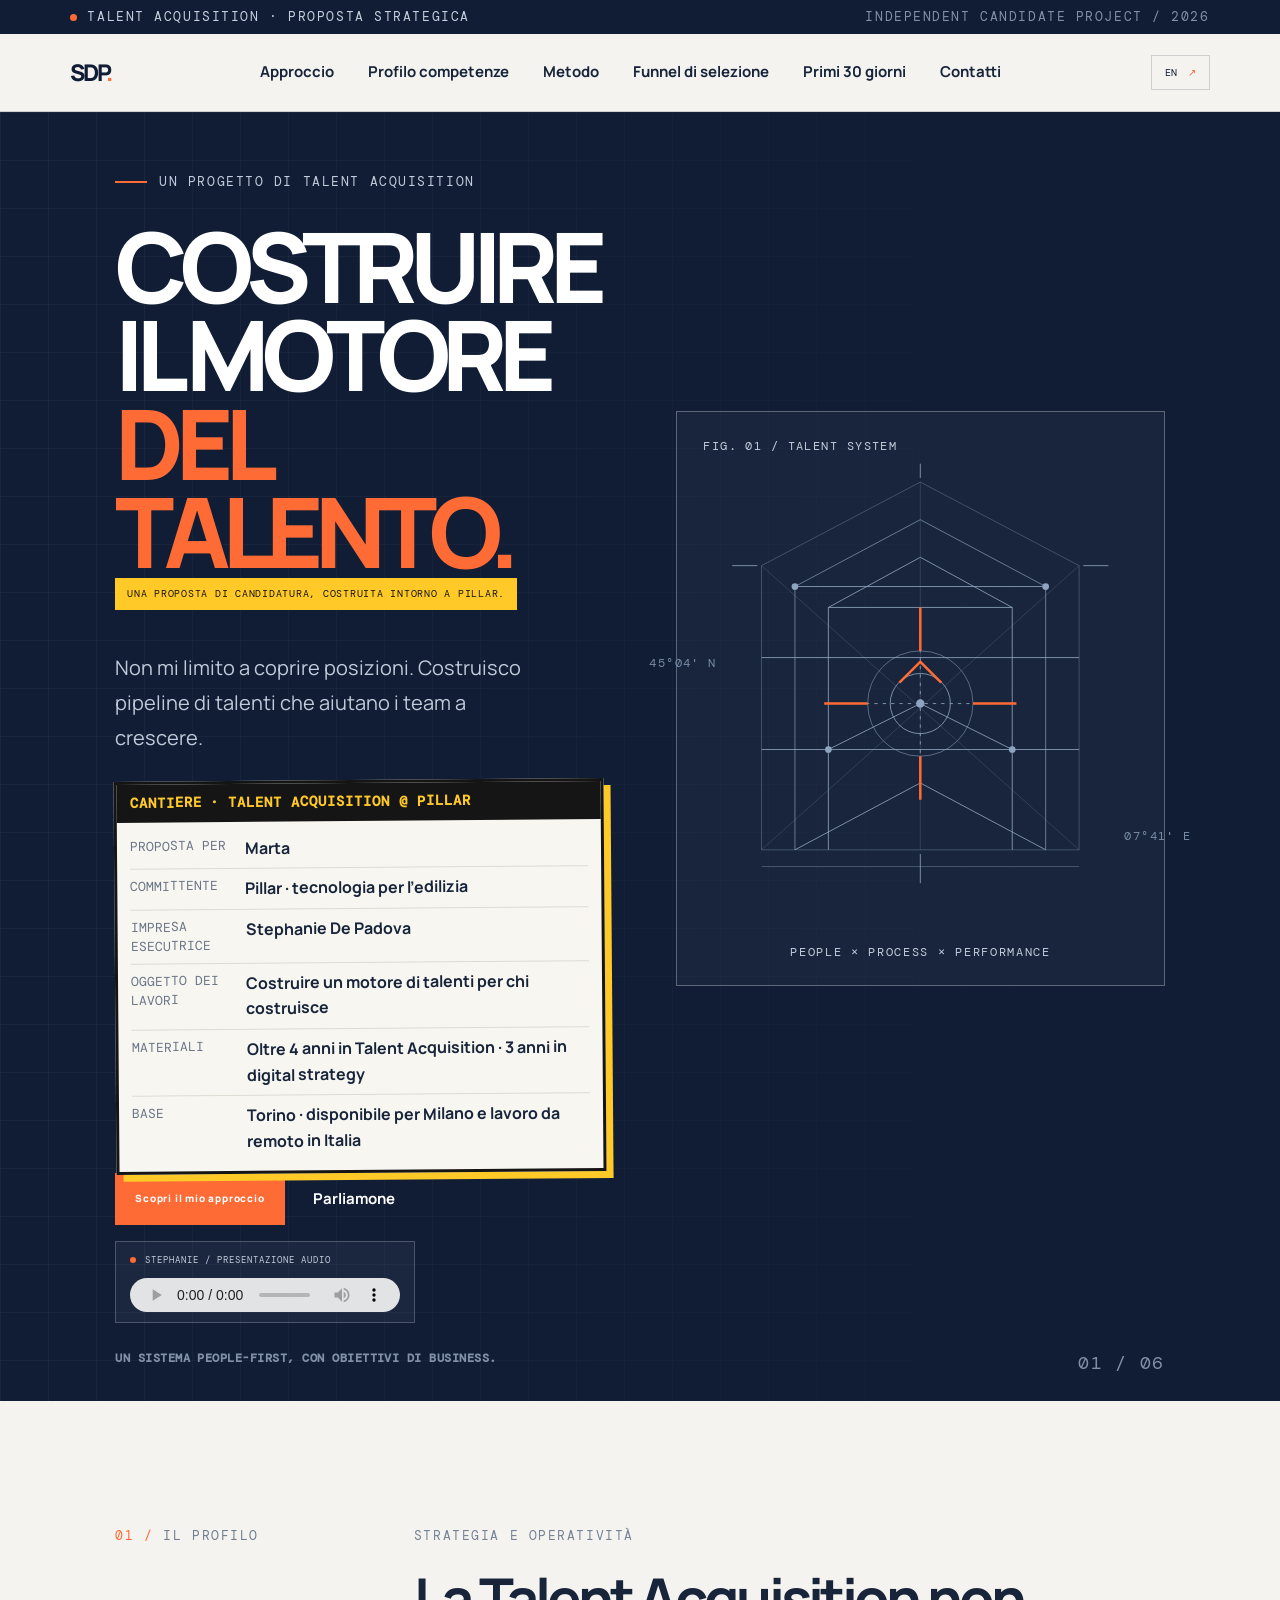
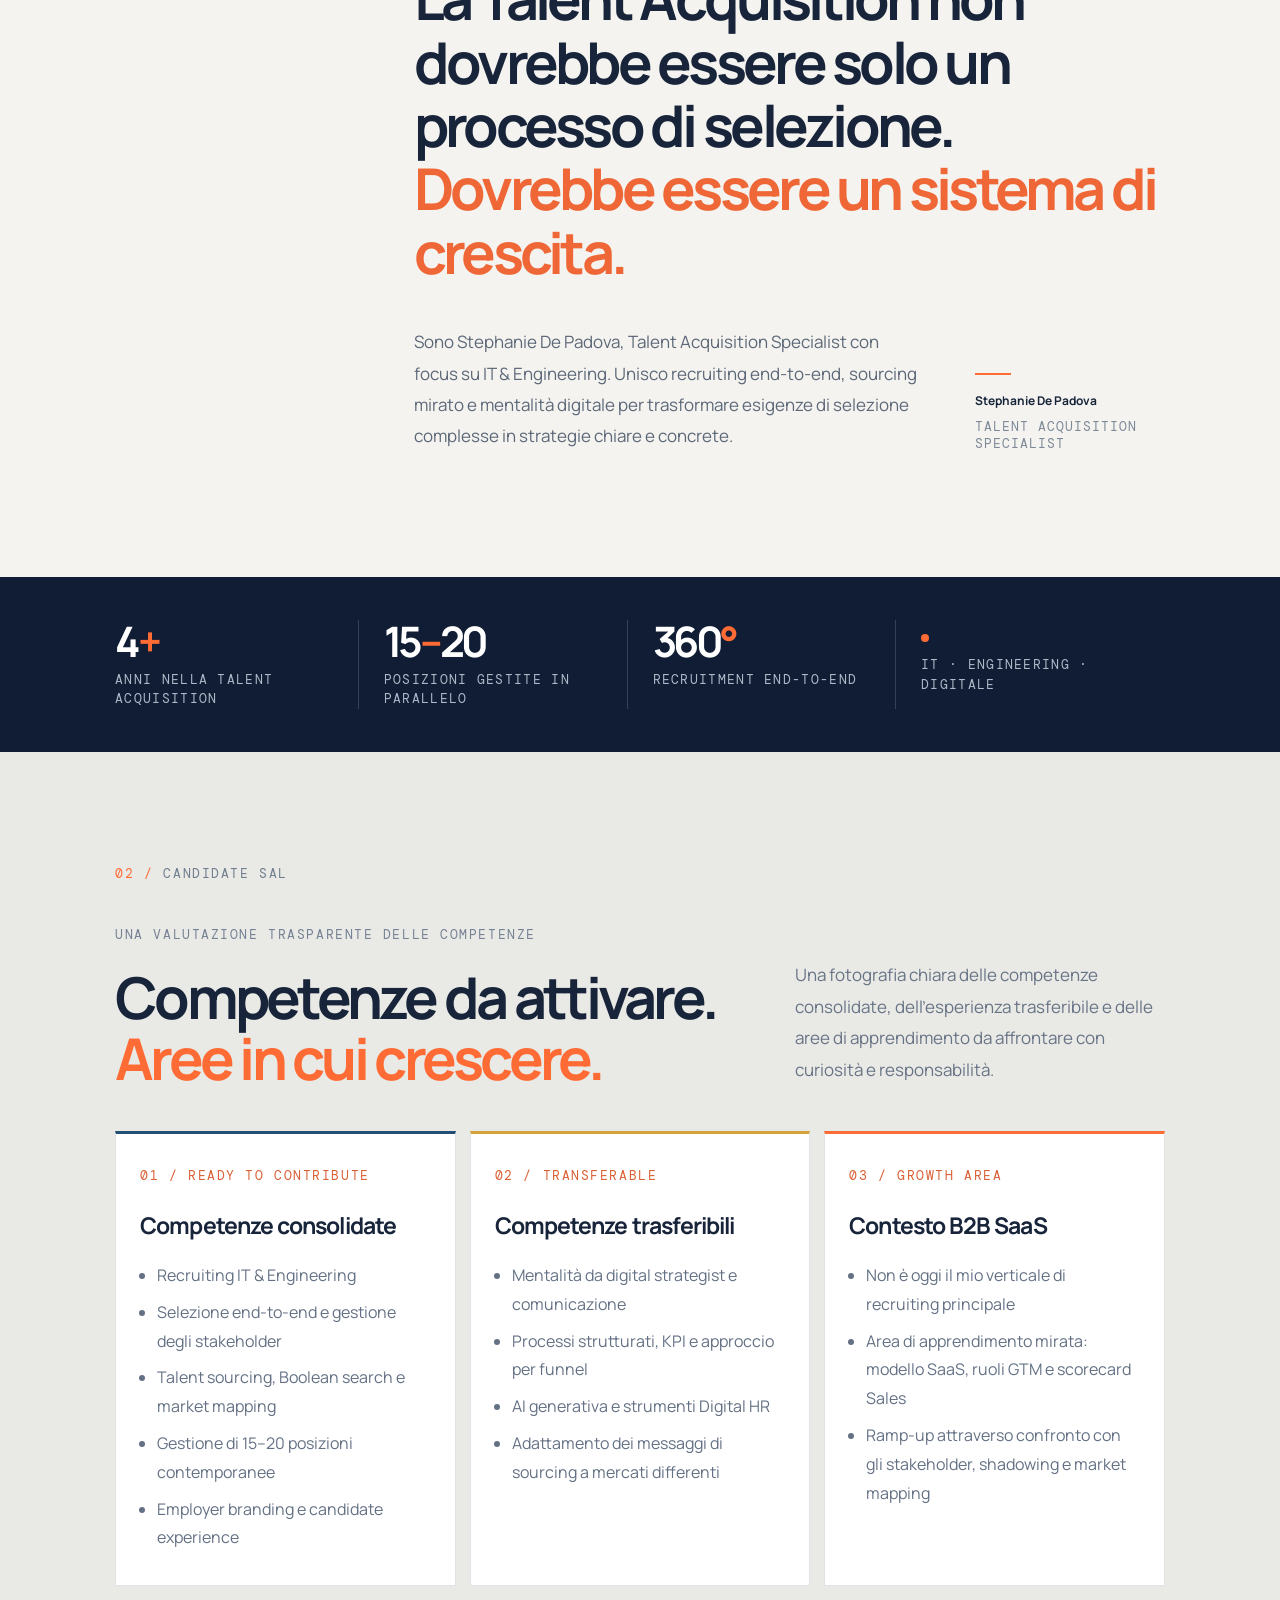
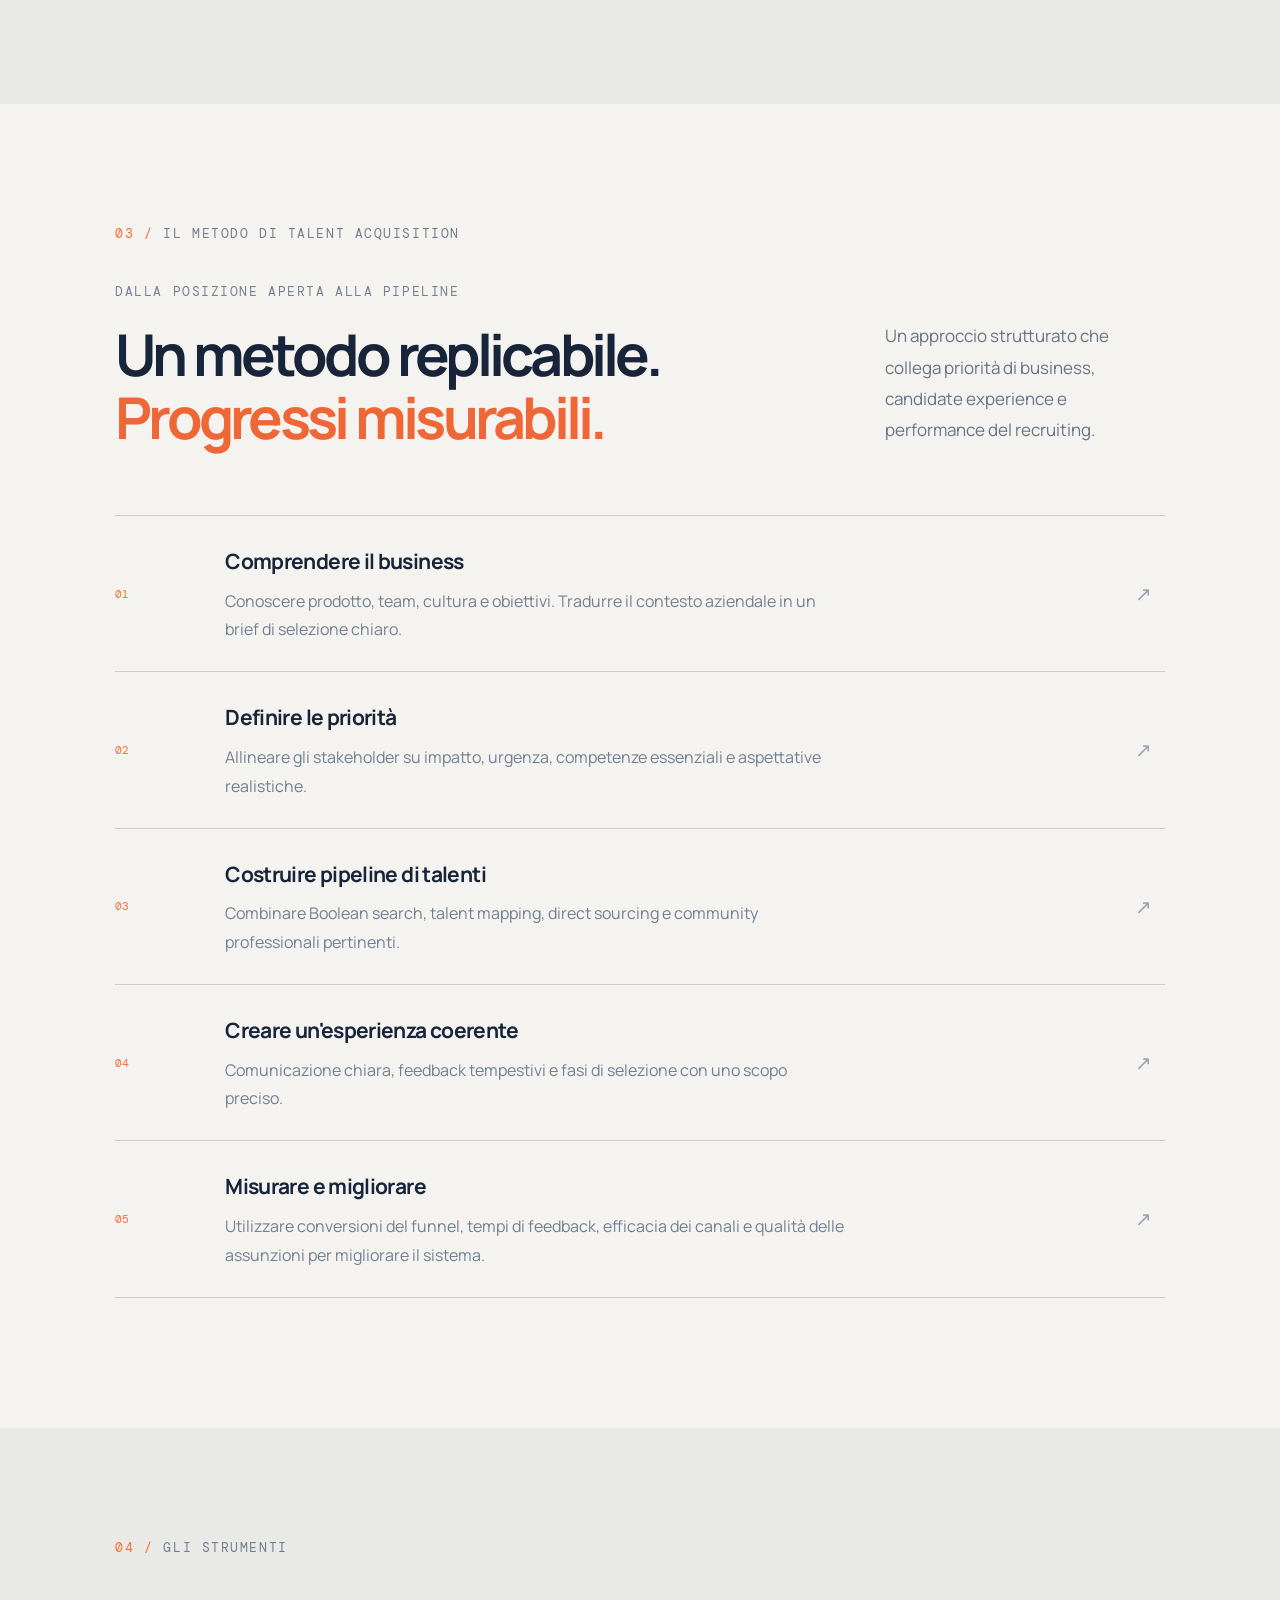
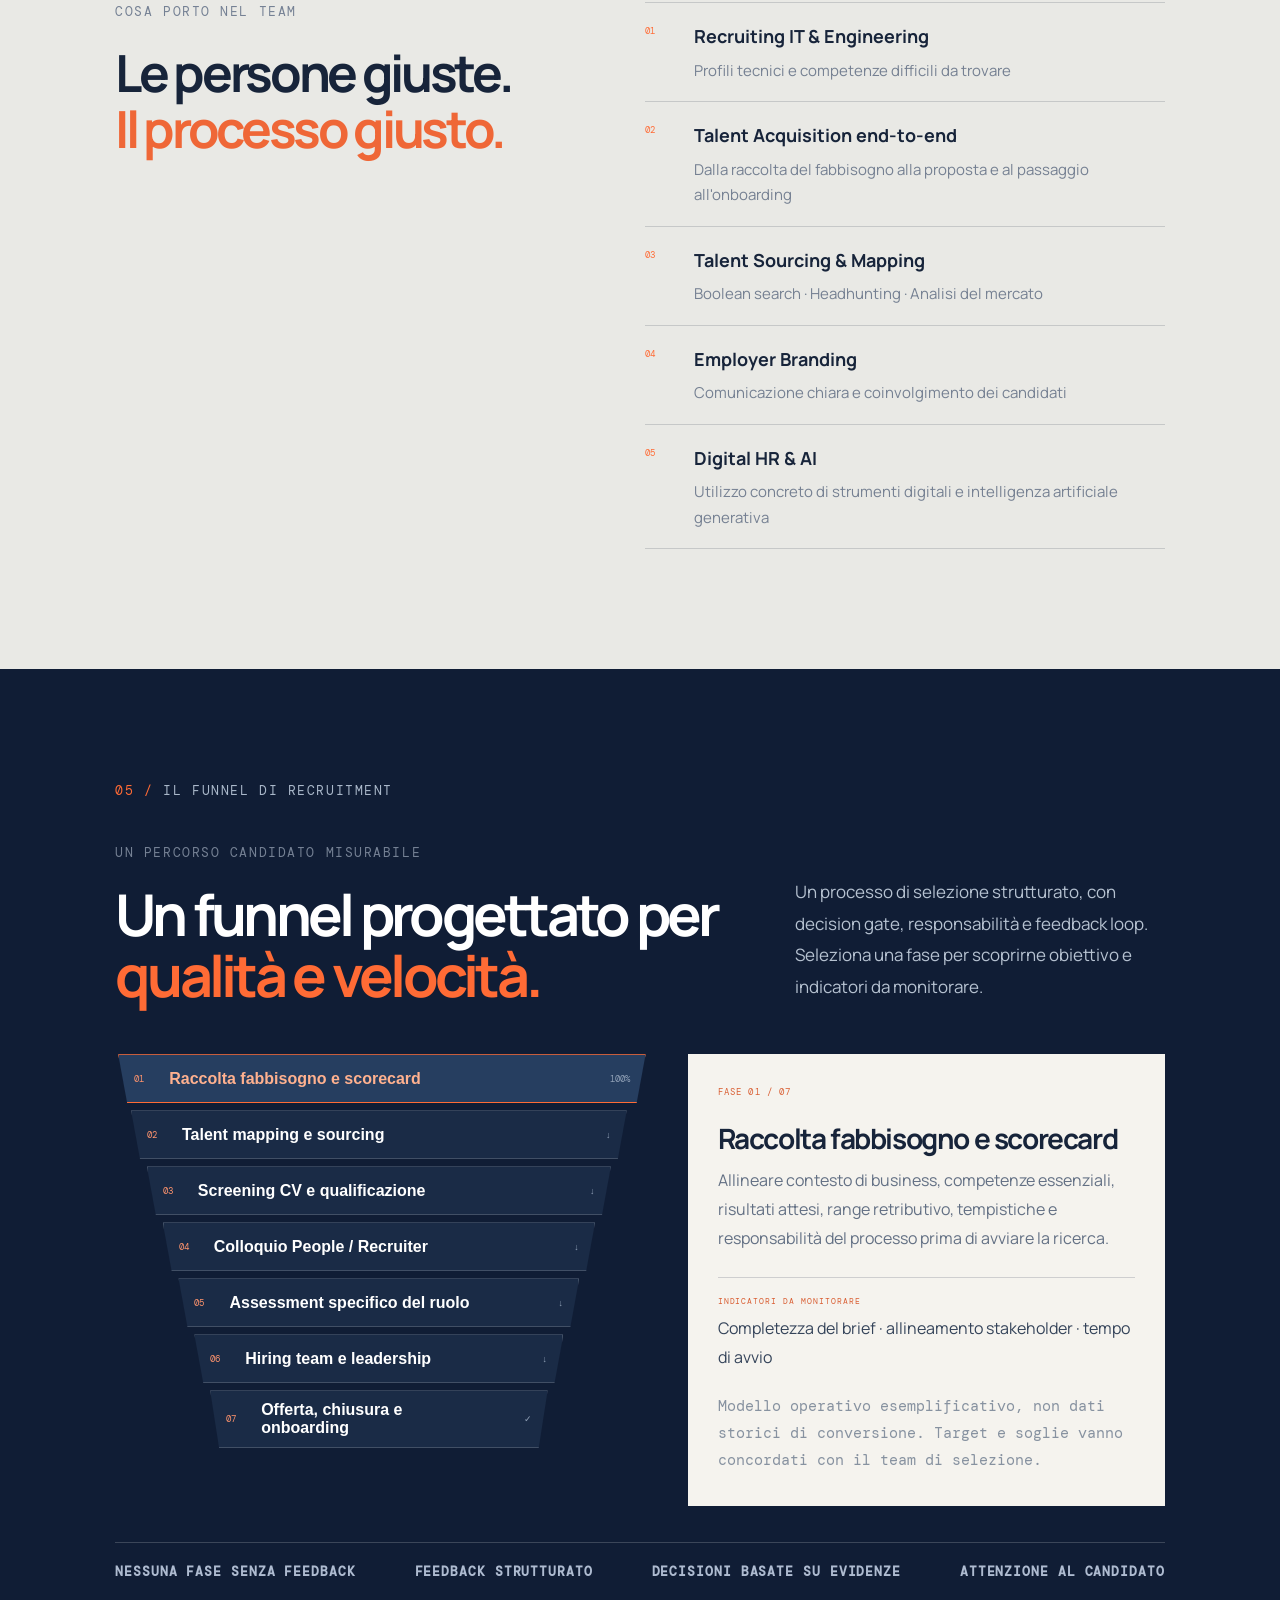
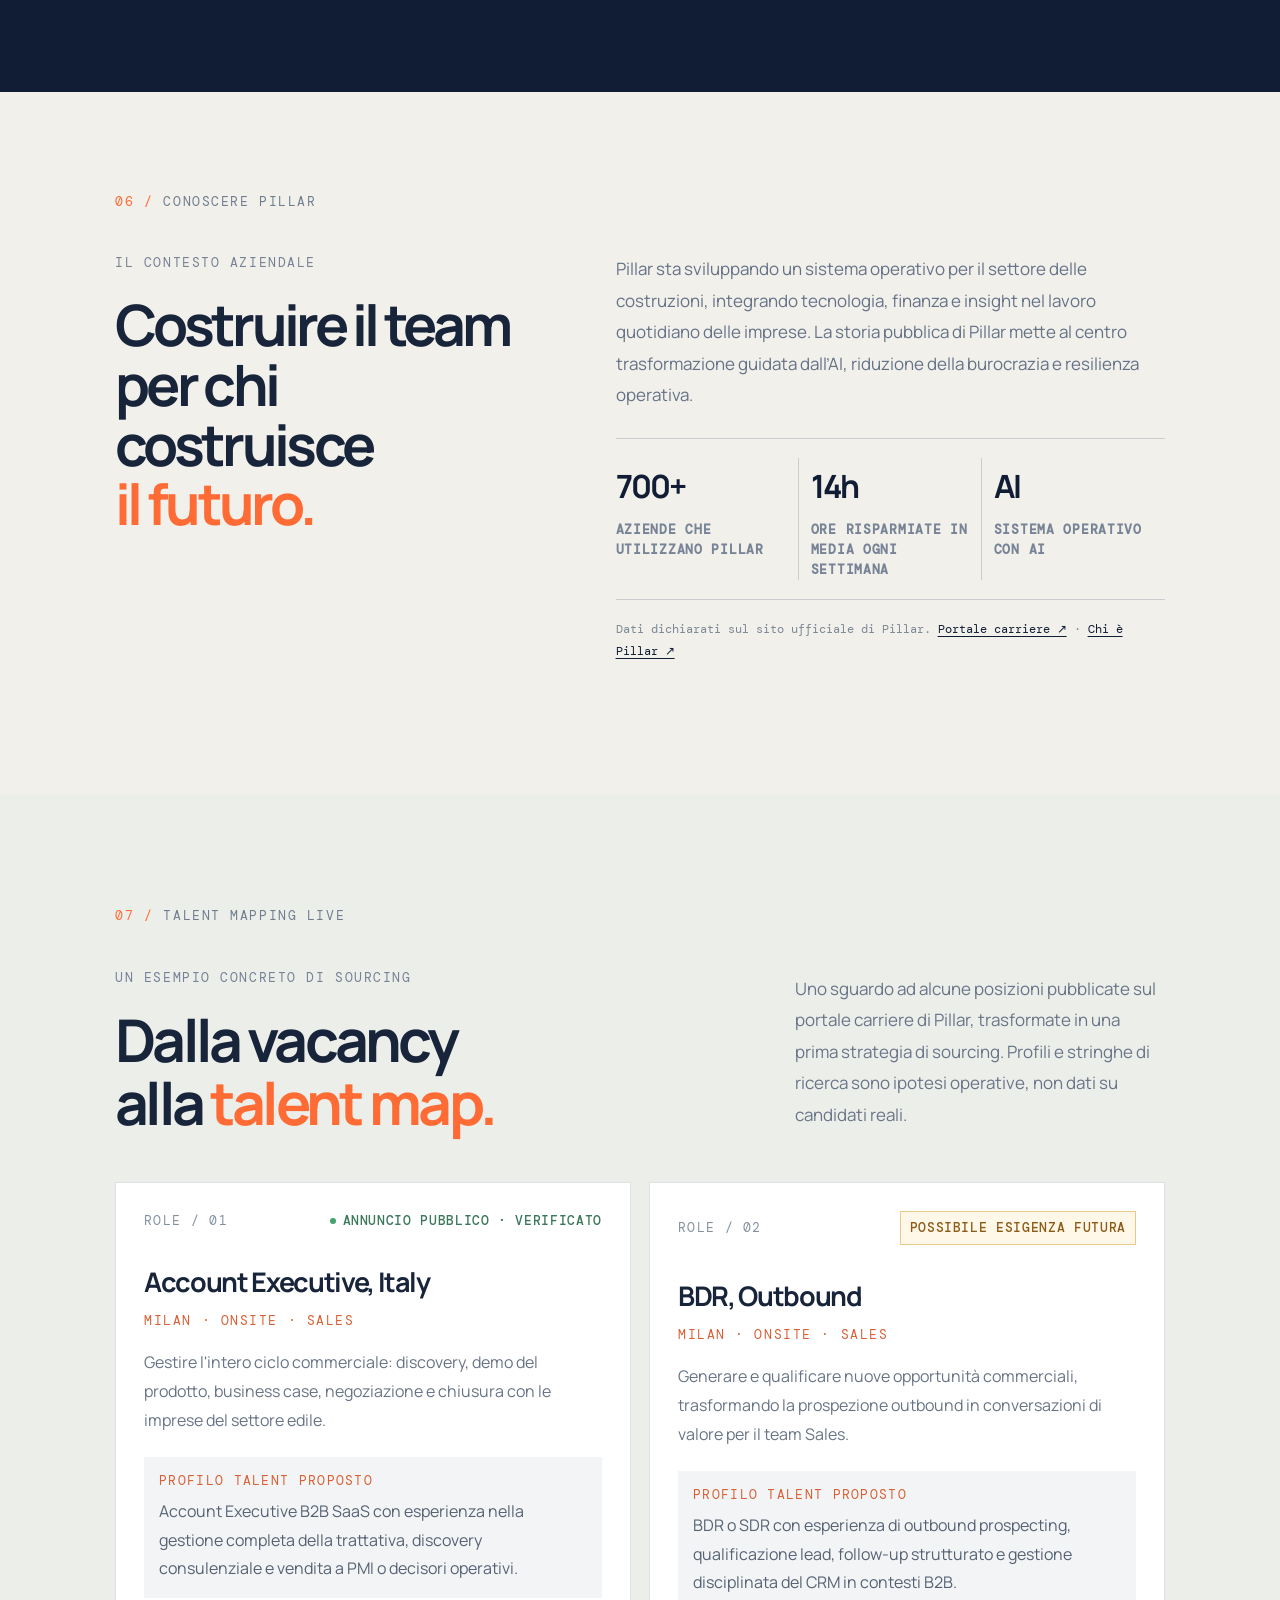
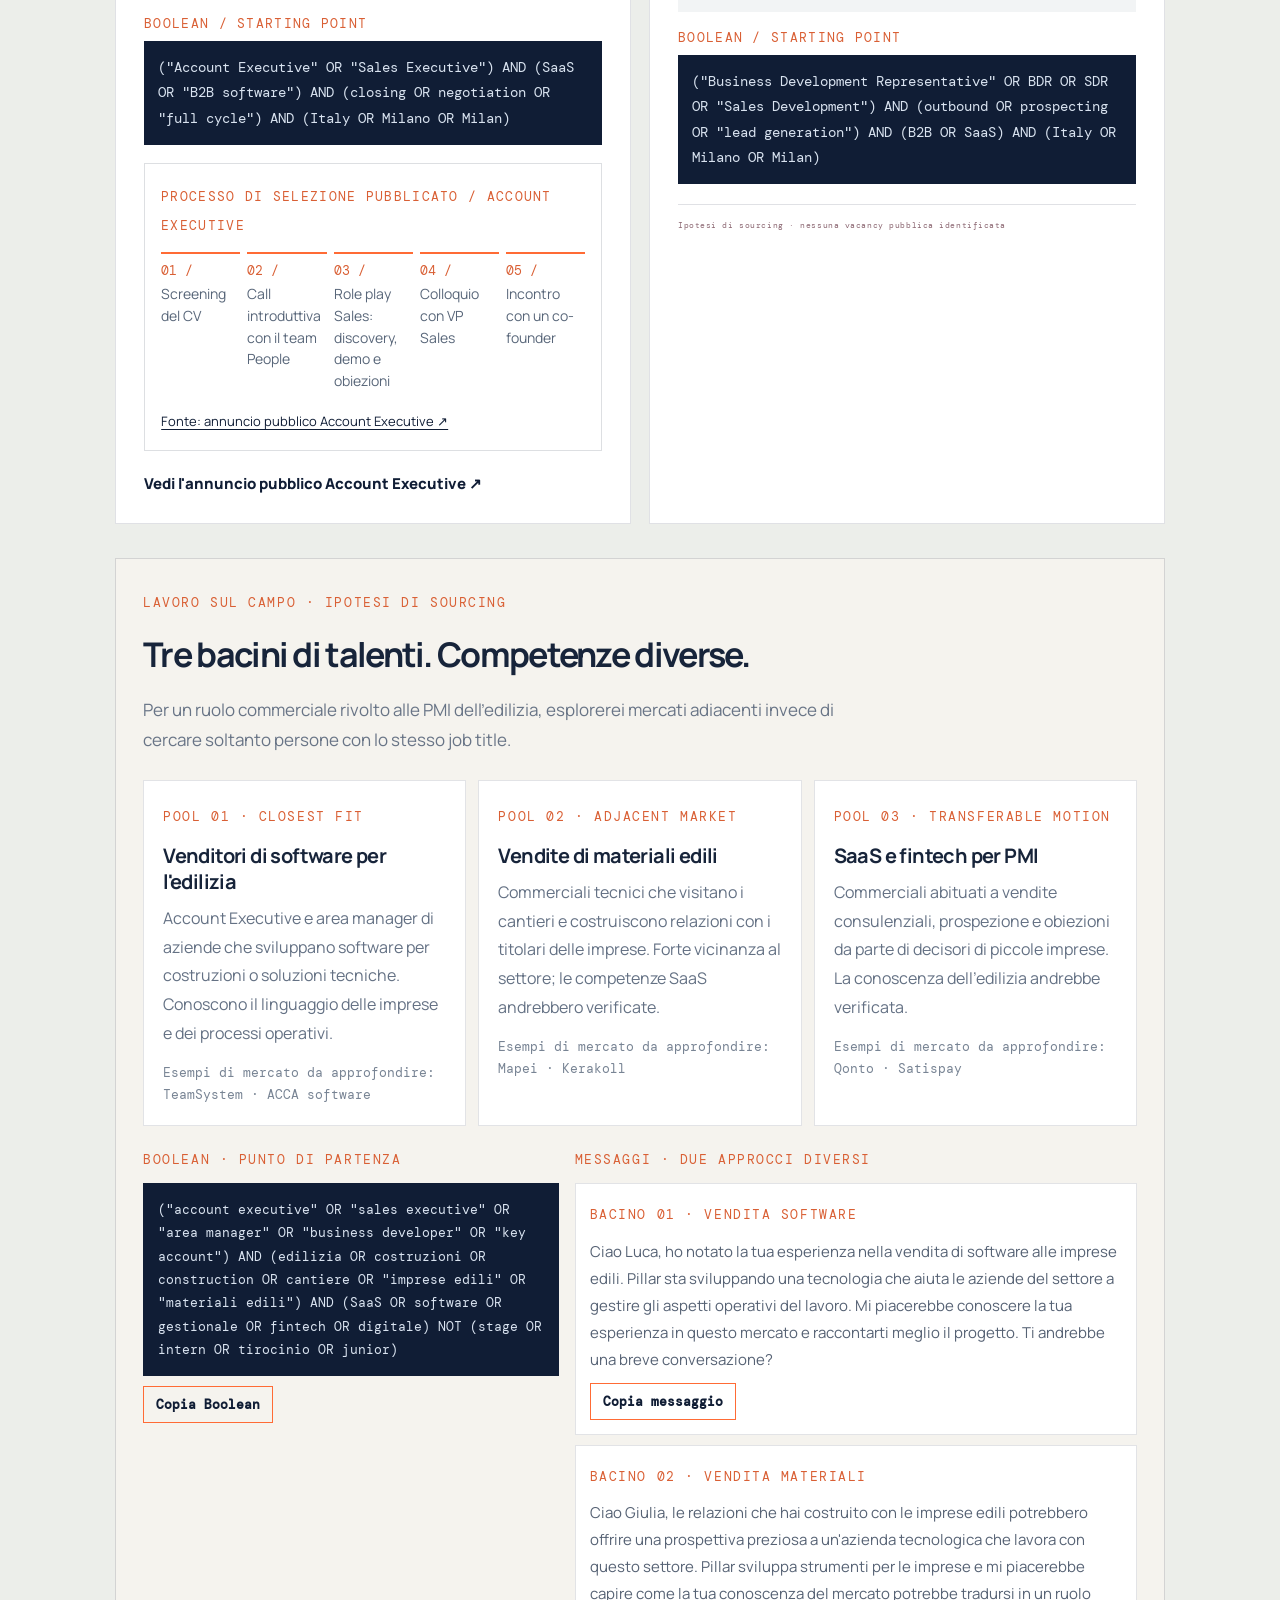
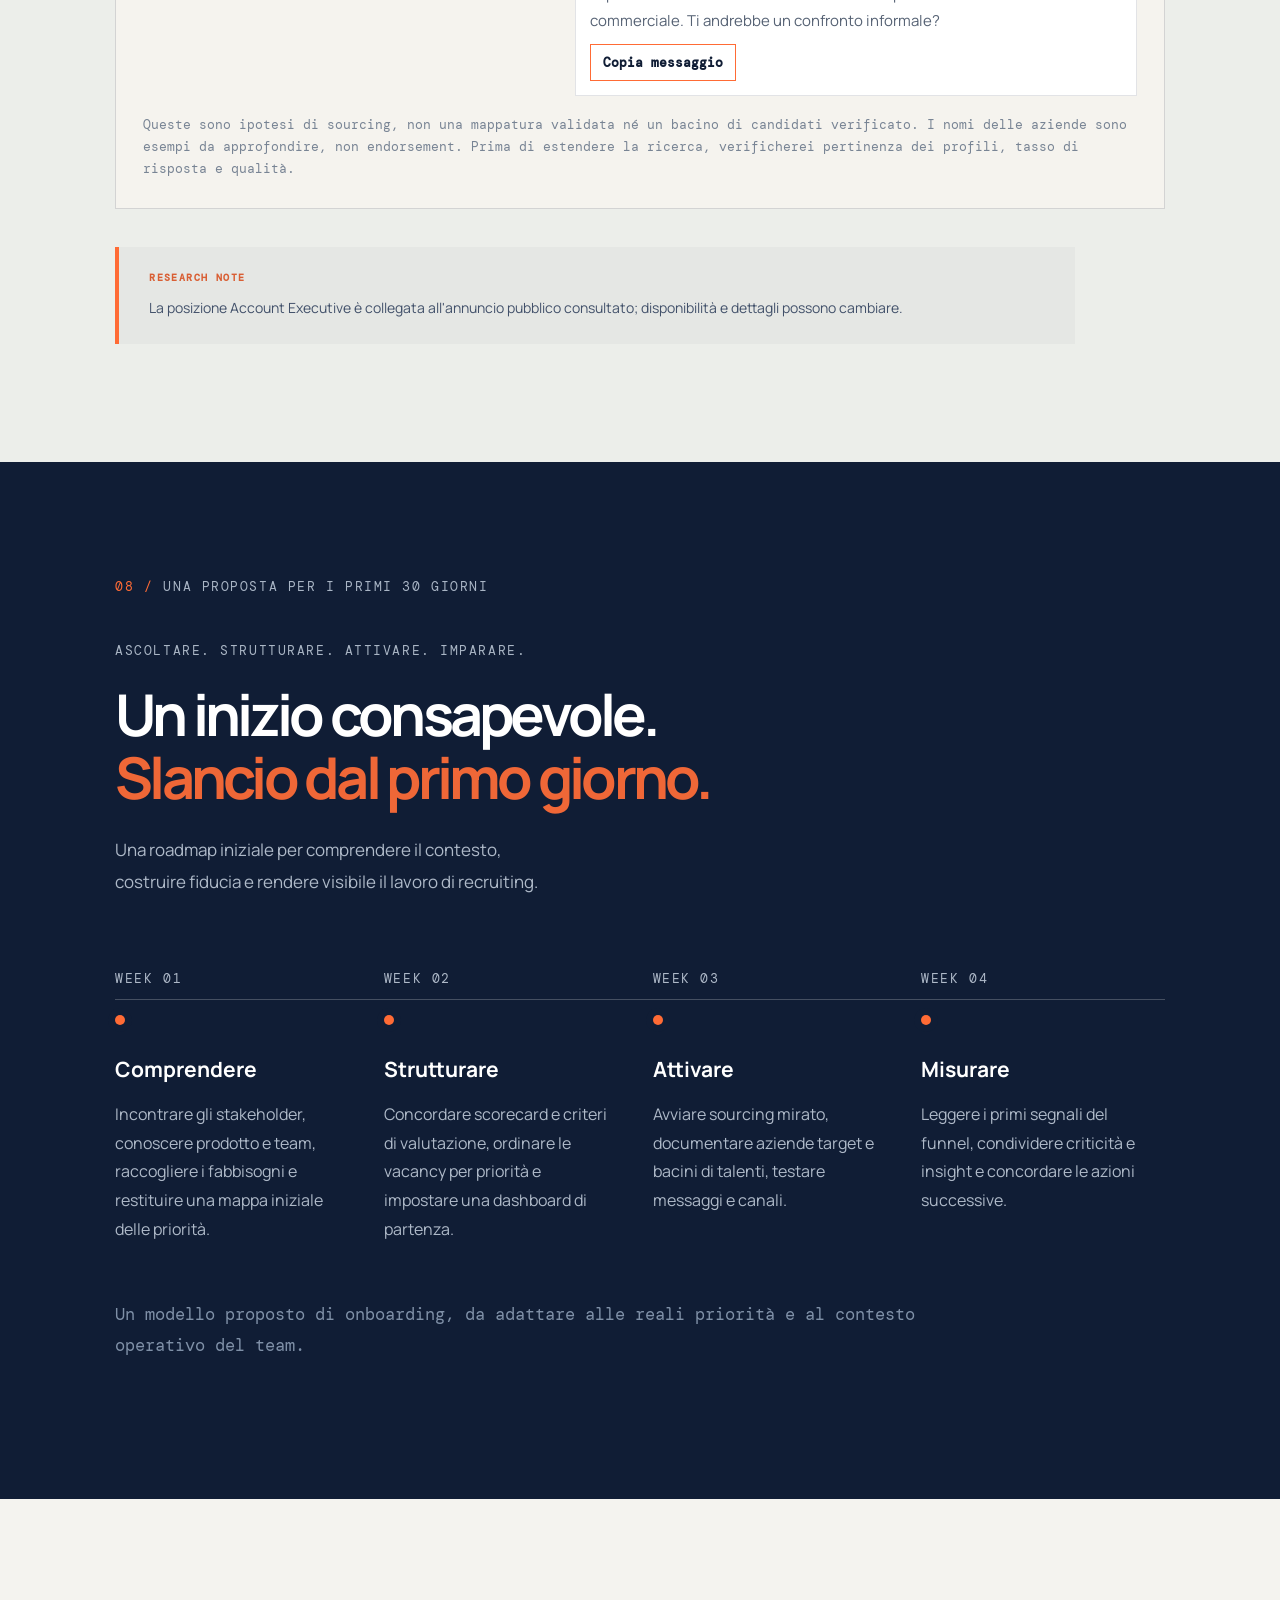
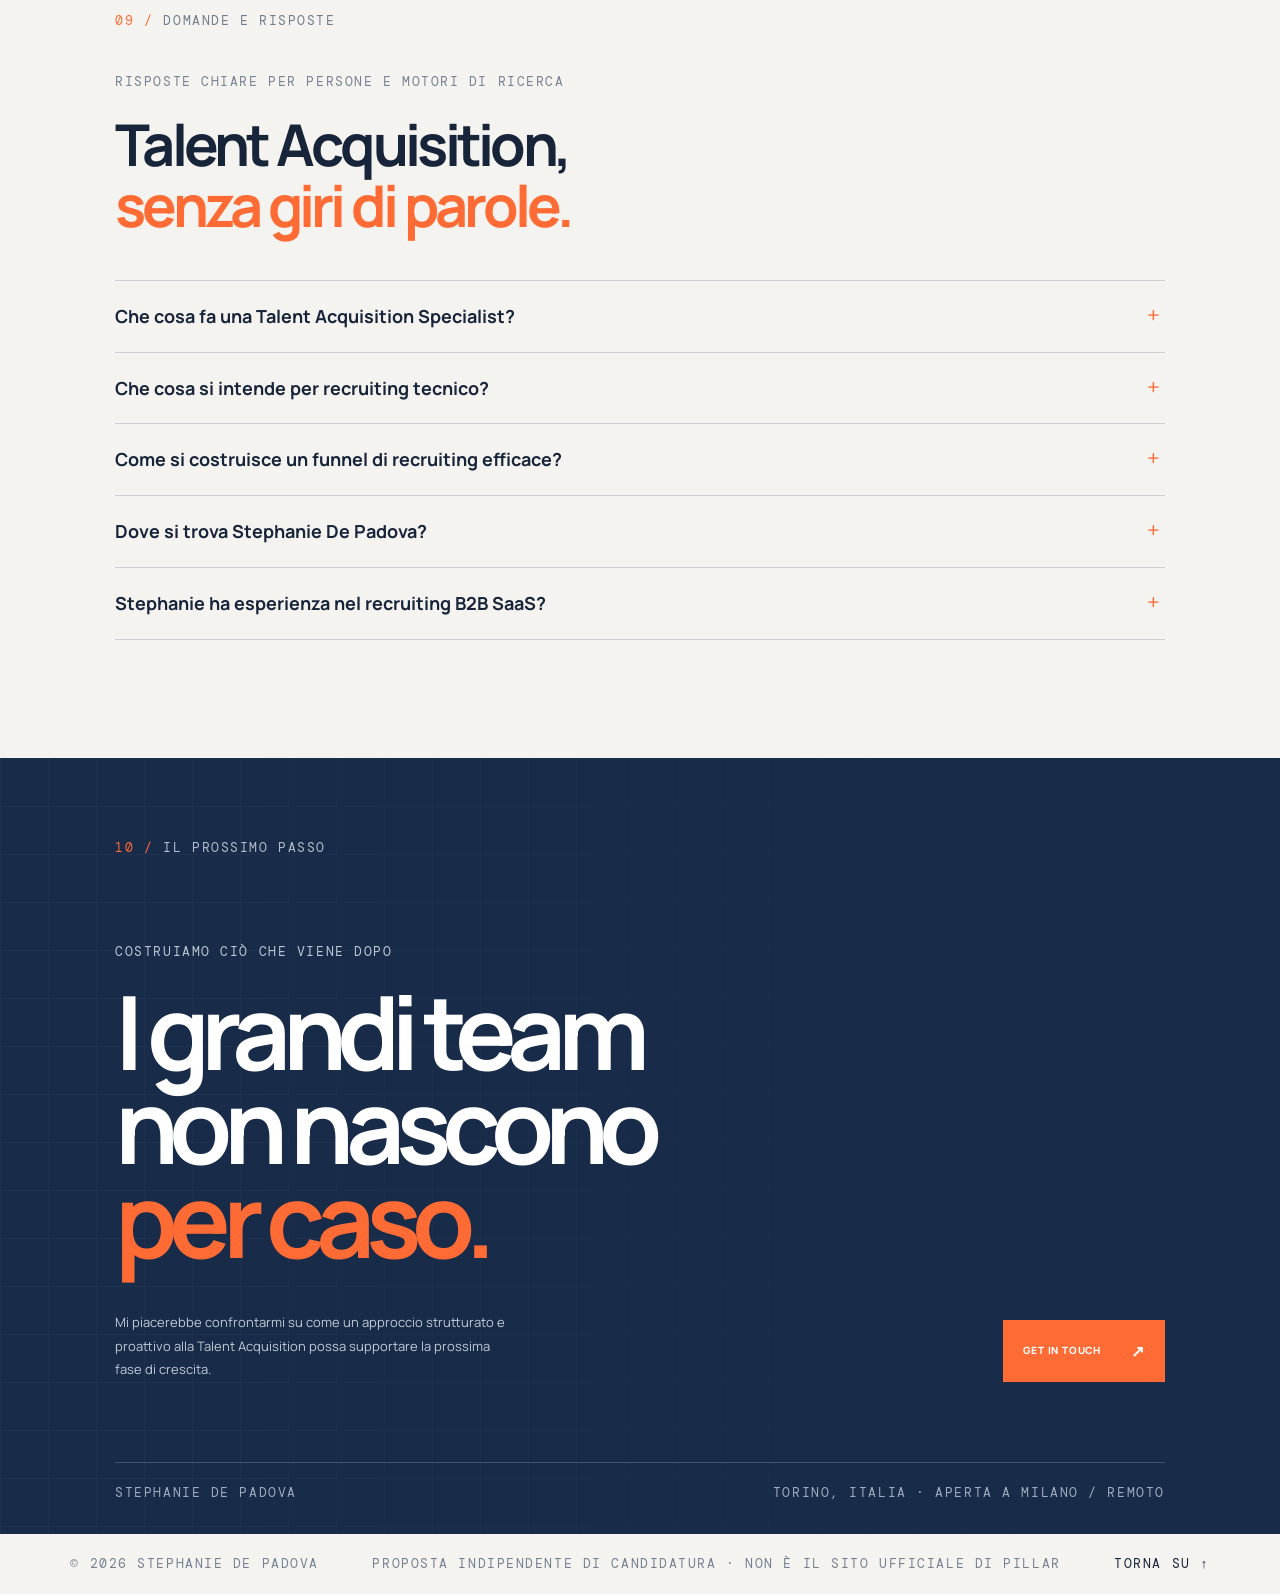
<file: it/index.html>
<!doctype html>
<html lang="it">
<head>
<meta charset="utf-8"><meta name="viewport" content="width=device-width, initial-scale=1, viewport-fit=cover"><meta name="theme-color" content="#101d35">
<meta name="robots" content="index,follow,max-image-preview:large"><meta name="author" content="Stephanie De Padova">
<meta name="description" content="Stephanie De Padova è Talent Acquisition Specialist a Torino, specializzata in recruiting IT e Engineering, talent sourcing, market mapping e processi di selezione strutturati.">
<meta name="keywords" content="Talent Acquisition Torino, Recruiter Tecnico Italia, Recruiting IT, Recruiting Engineering, Talent Sourcing, Boolean Search, Talent Mapping, Employer Branding, Digital HR">
<link rel="canonical" href="https://stephaniedepadova-dev.github.io/pillar/it/"><link rel="alternate" hreflang="en" href="https://stephaniedepadova-dev.github.io/pillar/"><link rel="alternate" hreflang="it" href="https://stephaniedepadova-dev.github.io/pillar/it/"><link rel="alternate" hreflang="x-default" href="https://stephaniedepadova-dev.github.io/pillar/">
<meta property="og:locale" content="it_IT"><meta property="og:type" content="website"><meta property="og:site_name" content="Stephanie De Padova | Talent Acquisition"><meta property="og:title" content="Stephanie De Padova | Talent Acquisition IT & Engineering"><meta property="og:description" content="Scopri il mio approccio al recruiting IT ed Engineering: ricerca di profili tecnici, talent mapping, selezione end-to-end e piano operativo dei primi 30 giorni."><meta name="image" property="og:image" content="https://stephaniedepadova-dev.github.io/pillar/og-image-original.png"><meta property="og:image:width" content="1200"><meta property="og:image:height" content="630"><meta property="og:image:alt" content="Building the Talent Engine | Stephanie De Padova"><meta property="og:url" content="https://stephaniedepadova-dev.github.io/pillar/it/"><meta name="twitter:card" content="summary_large_image"><meta name="twitter:image" content="https://stephaniedepadova-dev.github.io/pillar/og-image-original.png"><meta name="twitter:title" content="Stephanie De Padova | Talent Acquisition IT & Engineering"><meta name="twitter:description" content="Recruiting IT ed Engineering, ricerca di profili tecnici, talent mapping e un piano concreto di selezione.">
<title>Talent Acquisition e Recruiting Tecnico a Torino | Stephanie De Padova</title>
<link rel="preconnect" href="https://fonts.googleapis.com"><link rel="preconnect" href="https://fonts.gstatic.com" crossorigin><link href="https://fonts.googleapis.com/css2?family=DM+Mono:wght@400;500&family=Manrope:wght@400;500;600;700;800&display=swap" rel="stylesheet"><link rel="icon" type="image/svg+xml" href="../favicon.svg"><link rel="stylesheet" href="../styles.css">
<script type="application/ld+json">{"@context":"https://schema.org","@graph":[{"@type":"Person","@id":"https://stephaniedepadova-dev.github.io/pillar/it/#person","name":"Stephanie De Padova","jobTitle":"Talent Acquisition Specialist | Technical Recruiter","description":"Talent Acquisition Specialist focused on IT and Engineering recruitment, full-cycle hiring, technical sourcing, talent mapping, Boolean search, employer branding and Digital HR.","address":{"@type":"PostalAddress","addressLocality":"Turin","addressCountry":"IT"},"knowsAbout":["Talent Acquisition","Technical Recruitment","IT Recruitment","Engineering Recruitment","Talent Sourcing","Boolean Search","Talent Mapping","Employer Branding","Digital HR","Recruitment Analytics"]},{"@type":"WebSite","@id":"https://stephaniedepadova-dev.github.io/pillar/it/#website","url":"https://stephaniedepadova-dev.github.io/pillar/it/","name":"Building the Talent Engine | Stephanie De Padova","inLanguage":"it","publisher":{"@id":"https://stephaniedepadova-dev.github.io/pillar/it/#person"}},{"@type":"WebPage","@id":"https://stephaniedepadova-dev.github.io/pillar/it/#webpage","url":"https://stephaniedepadova-dev.github.io/pillar/it/","name":"Talent Acquisition e Recruiting Tecnico in Italia","description":"Proposta indipendente di Talent Acquisition di Stephanie De Padova, basata a Torino e aperta a opportunità a Milano e da remoto in Italia.","inLanguage":"it","about":{"@id":"https://stephaniedepadova-dev.github.io/pillar/it/#person"},"isPartOf":{"@id":"https://stephaniedepadova-dev.github.io/pillar/it/#website"}},{"@type":"FAQPage","@id":"https://stephaniedepadova-dev.github.io/pillar/it/#faq","mainEntity":[{"@type":"Question","name":"Che cosa fa una Talent Acquisition Specialist?","acceptedAnswer":{"@type":"Answer","text":"Una Talent Acquisition Specialist gestisce il processo di selezione end-to-end: comprende i fabbisogni, definisce i profili, ricerca e valuta i candidati, coordina i colloqui, supporta le offerte e monitora le performance del recruiting."}},{"@type":"Question","name":"Che cosa si intende per recruiting tecnico?","acceptedAnswer":{"@type":"Answer","text":"Il recruiting tecnico individua e valuta candidati per ruoli specialistici in software, IT, ingegneria, sistemi embedded e tecnologie digitali."}},{"@type":"Question","name":"Come si costruisce un funnel di recruiting?","acceptedAnswer":{"@type":"Answer","text":"Si parte dal brief e dalla scorecard, si mappa il mercato dei talenti, si attivano i canali di sourcing, si qualificano i candidati, si coordinano colloqui strutturati, si gestiscono le offerte e si misurano conversioni e tempi di feedback in ogni fase."}},{"@type":"Question","name":"Dove si trova Stephanie De Padova?","acceptedAnswer":{"@type":"Answer","text":"Stephanie De Padova si trova a Torino ed è aperta a opportunità a Torino, Milano e da remoto in Italia."}},{"@type":"Question","name":"Stephanie ha esperienza nel recruiting B2B SaaS?","acceptedAnswer":{"@type":"Answer","text":"La sua esperienza di recruiting consolidata è in ambito IT e Engineering. Il B2B SaaS è un’area di crescita trasferibile: porta competenze di recruiting end-to-end, sourcing, gestione degli stakeholder e digital strategy, con trasparenza rispetto alla curva di apprendimento specifica del settore."}}]}</script>
<script src="../script.js" defer></script></head><body>
  <div class="topline"><span class="topline-mark"></span><span data-i18n="topline">TALENT ACQUISITION · STRATEGIC PROPOSAL</span><span class="topline-right">INDEPENDENT CANDIDATE PROJECT / 2026</span></div>
  <header class="site-header">
    <a class="wordmark" href="#top" aria-label="Stephanie De Padova home">SDP<span>.</span></a>
    <button class="menu-toggle" id="menu-toggle" type="button" aria-expanded="false" aria-controls="primary-navigation">MENU</button>
    <nav id="primary-navigation" aria-label="Main navigation">
      <a href="#approach" data-i18n="navApproach">Approach</a><a href="#candidate-sal" data-i18n="navSal">Candidate SAL</a>
      <a href="#blueprint" data-i18n="navBlueprint">Blueprint</a>
      <a href="#recruitment-funnel" data-i18n="navFunnel">Recruitment funnel</a><a href="#first-month" data-i18n="navPlan">First 30 days</a>
      <a href="#contact" data-i18n="navContact">Contact</a>
    </nav>
    <button class="lang-switch" id="language-toggle" type="button" aria-label="Switch language">IT <span>↗</span></button>
  </header>

  <main id="top">
    <section class="hero section-wrap">
      <div class="hero-grid"></div>
      <div class="hero-copy">
        <p class="eyebrow"><span class="eyebrow-line"></span><span data-i18n="heroEyebrow">A TALENT ACQUISITION BLUEPRINT</span></p>
        <h1 data-i18n="heroTitle">BUILDING<br>THE TALENT<br><em>ENGINE.</em></h1>
        <p class="hero-hook" data-i18n="heroHook">YOU ASKED TO BE SOURCED. HERE IS THE SITE.</p>
        <p class="hero-lead" data-i18n="heroLead">I don't just fill positions. I build the talent pipeline that helps ambitious teams scale.</p>
        <div class="site-board" aria-label="Candidate project sign"><div class="site-board-head" data-i18n="boardTitle">CANTIERE · TALENT ACQUISITION @ PILLAR</div><dl><div><dt data-i18n="boardPreparedForLabel">PROPOSTA PER</dt><dd>Marta</dd></div><div><dt data-i18n="boardClientLabel">CLIENT</dt><dd data-i18n="boardClient">Pillar · construction technology</dd></div><div><dt data-i18n="boardBuilderLabel">BUILT BY</dt><dd>Stephanie De Padova</dd></div><div><dt data-i18n="boardProjectLabel">PROJECT</dt><dd data-i18n="boardProject">A talent engine for a company building for the construction industry</dd></div><div><dt data-i18n="boardMaterialsLabel">MATERIALS</dt><dd data-i18n="boardMaterials">4+ years in Talent Acquisition · 6 years in digital strategy</dd></div><div><dt data-i18n="boardBaseLabel">BASE</dt><dd data-i18n="boardBase">Turin · open to Milan and remote in Italy</dd></div></dl></div>
        <div class="hero-actions">
          <a class="button button-primary" href="#blueprint" data-i18n="heroCta">Explore my approach <span>↘</span></a>
          <a class="text-link" href="#contact" data-i18n="heroSecondary">Let's connect <span>↗</span></a>
        </div>
      </div>
      <div class="hero-visual" aria-label="Abstract architectural blueprint illustration">
        <div class="blueprint-frame">
          <div class="blueprint-label label-top">FIG. 01 / TALENT SYSTEM</div>
          <svg class="blueprint-art" viewBox="0 0 520 570" role="img" aria-label="Abstract structural blueprint">
            <g fill="none" stroke="currentColor" stroke-width="1">
              <path d="M70 470V130L260 30 450 130V470Z" opacity=".42"/>
              <path d="M110 470V155L260 75 410 155V470" opacity=".8"/>
              <path d="M150 470V180L260 120 370 180V470"/>
              <path d="M70 240H450M70 350H450M110 155L410 155M150 180L370 180"/>
              <path d="M260 30V470M70 130L450 470M450 130L70 470" opacity=".25"/>
              <path d="M110 470L260 390 410 470M150 350L260 295 370 350"/>
              <circle cx="260" cy="295" r="63" opacity=".65"/>
              <circle cx="260" cy="295" r="36"/>
              <path d="M260 210V380M175 295H345" stroke-dasharray="4 6"/>
              <path d="M35 130H65M455 130H485M260 8V25M260 475V510" />
              <path d="M70 490H450" opacity=".45"/>
            </g>
            <g fill="currentColor">
              <circle cx="260" cy="295" r="5"/>
              <circle cx="110" cy="155" r="4"/><circle cx="410" cy="155" r="4"/>
              <circle cx="150" cy="350" r="4"/><circle cx="370" cy="350" r="4"/>
            </g>
            <g class="orange-stroke" fill="none" stroke-width="3">
              <path d="M260 232V180M260 410V358M197 295H145M375 295H323"/>
              <path d="M235 270L260 245 285 270"/>
            </g>
          </svg>
          <div class="blueprint-label label-bottom">PEOPLE × PROCESS × PERFORMANCE</div>
          <span class="coordinate coordinate-one">45°04' N</span>
          <span class="coordinate coordinate-two">07°41' E</span>
        </div>
        <div class="hero-stamp"><span>TA</span><small>DESIGNED<br>TO SCALE</small></div>
      </div>
        <div class="voice-player">
          <div class="voice-player-label"><span class="voice-player-dot"></span><span>STEPHANIE / PRESENTAZIONE AUDIO</span></div>
          <audio controls preload="metadata" aria-label="Ascolta la presentazione di Stephanie">
            <source src="../assets/Stephanie_for_Pillar.m4a" type="audio/mp4">
            Il browser non supporta la riproduzione audio.
          </audio>
        </div>
      <div class="hero-bottom"><span data-i18n="heroBottom">A PEOPLE-FIRST SYSTEM. BUILT WITH BUSINESS IN MIND.</span><span>01 / 06</span></div>
    </section>

    <section class="intro section-wrap" id="approach">
      <div class="section-kicker"><span>01 /</span><span data-i18n="introKicker">THE PROFILE</span></div>
      <div class="intro-content">
        <p class="section-overline" data-i18n="introOverline">STRATEGY MEETS EXECUTION</p>
        <h2 data-i18n="introTitle">Talent acquisition should be more than a hiring process. <em>It should be a growth system.</em></h2>
        <div class="intro-bottom">
          <p data-i18n="introText">I'm Stephanie De Padova, a Talent Acquisition Specialist focused on IT & Engineering. I combine full-cycle recruiting, targeted sourcing and a digital mindset to turn complex hiring needs into clear, actionable talent strategies.</p>
          <div class="profile-signature"><span class="signature-line"></span><strong>Stephanie De Padova</strong><small data-i18n="signatureRole">TALENT ACQUISITION SPECIALIST</small></div>
        </div>
      </div>
    </section>

    <section class="metrics-band">
      <div class="metric"><strong>4<span>+</span></strong><small data-i18n="metricYears">YEARS IN TALENT ACQUISITION</small></div>
      <div class="metric"><strong>15<span>–</span>20</strong><small data-i18n="metricRoles">POSITIONS MANAGED IN PARALLEL</small></div>
      <div class="metric"><strong>360<span>°</span></strong><small data-i18n="metricCycle">FULL-CYCLE RECRUITMENT</small></div>
      <div class="metric metric-note"><span class="orange-dot"></span><small data-i18n="metricNote">IT · ENGINEERING · DIGITAL</small></div>
    </section>

    <section class="sal-section section-wrap" id="candidate-sal"><div class="section-kicker"><span>02 /</span><span data-i18n="salKicker">CANDIDATE SAL</span></div><div class="sal-heading"><div><p class="section-overline" data-i18n="salOverline">A TRANSPARENT SKILLS SNAPSHOT</p><h2 data-i18n="salTitle">Strengths to deploy.<br><em>Growth areas to own.</em></h2></div><p data-i18n="salLead">A clear view of established capabilities, transferable experience and the learning curve I would approach with curiosity and accountability.</p></div><div class="sal-columns">
<article class="sal-card sal-strong"><span class="sal-label">01 / READY TO CONTRIBUTE</span><h3 data-i18n="salReady">Established expertise</h3><ul><li data-i18n="salReady1">IT & Engineering recruitment</li><li data-i18n="salReady2">End-to-end recruitment and stakeholder management</li><li data-i18n="salReady3">Talent sourcing, Boolean search and market mapping</li><li data-i18n="salReady4">10 active searches and 15–20 concurrent positions</li><li data-i18n="salReady5">Employer branding and candidate experience</li></ul></article>
<article class="sal-card sal-transfer"><span class="sal-label">02 / TRANSFERABLE</span><h3 data-i18n="salTransfer">Skills that travel</h3><ul><li data-i18n="salTransfer1">Digital strategy mindset and communication</li><li data-i18n="salTransfer2">Structured processes, KPIs and funnel thinking</li><li data-i18n="salTransfer3">Generative AI and digital HR tools</li><li data-i18n="salTransfer4">Adapting sourcing messages to different talent markets</li></ul></article>
<article class="sal-card sal-growth"><span class="sal-label">03 / GROWTH AREA</span><h3 data-i18n="salGrowth">B2B SaaS context</h3><ul><li data-i18n="salGrowth1">Not presented as my core recruitment vertical today</li><li data-i18n="salGrowth2">A focused learning area: SaaS business model, GTM roles and sales scorecards</li><li data-i18n="salGrowth3">A practical ramp-up through stakeholder interviews, role shadowing and market mapping</li></ul></article></div></section><section class="blueprint-section section-wrap" id="blueprint">
      <div class="section-kicker"><span>03 /</span><span data-i18n="blueprintKicker">THE TALENT ACQUISITION BLUEPRINT</span></div>
      <div class="blueprint-heading">
        <div><p class="section-overline" data-i18n="blueprintOverline">FROM OPEN ROLE TO TALENT PIPELINE</p><h2 data-i18n="blueprintTitle">A repeatable method.<br><em>Measurable progress.</em></h2></div>
        <p data-i18n="blueprintLead">A structured approach that connects business priorities, candidate experience and recruiting performance.</p>
      </div>
      <div class="steps">
        <article class="step"><span class="step-number">01</span><div><h3 data-i18n="step1Title">Understand the business</h3><p data-i18n="step1Text">Learn the product, teams, culture and goals. Translate business context into a clear hiring brief.</p></div><span class="step-arrow">↗</span></article>
        <article class="step"><span class="step-number">02</span><div><h3 data-i18n="step2Title">Prioritise with clarity</h3><p data-i18n="step2Text">Align stakeholders on impact, urgency, must-have skills and realistic expectations.</p></div><span class="step-arrow">↗</span></article>
        <article class="step"><span class="step-number">03</span><div><h3 data-i18n="step3Title">Build talent pipelines</h3><p data-i18n="step3Text">Combine Boolean search, market mapping, direct sourcing and relevant talent communities.</p></div><span class="step-arrow">↗</span></article>
        <article class="step"><span class="step-number">04</span><div><h3 data-i18n="step4Title">Create a consistent experience</h3><p data-i18n="step4Text">Keep communication clear, feedback timely and every selection step purposeful.</p></div><span class="step-arrow">↗</span></article>
        <article class="step"><span class="step-number">05</span><div><h3 data-i18n="step5Title">Measure and improve</h3><p data-i18n="step5Text">Use funnel conversion, time-to-feedback, source effectiveness and hiring quality to improve the system.</p></div><span class="step-arrow">↗</span></article>
      </div>
    </section>




    <section class="capabilities section-wrap">
      <div class="section-kicker"><span>04 /</span><span data-i18n="capKicker">THE TOOLKIT</span></div>
      <div class="cap-grid">
        <div class="cap-intro"><p class="section-overline" data-i18n="capOverline">WHAT I BRING TO THE TABLE</p><h2 data-i18n="capTitle">The right people.<br><em>The right process.</em></h2></div>
        <div class="cap-list">
          <div><span>01</span><strong data-i18n="cap1">IT & Engineering Recruitment</strong><small data-i18n="cap1s">Technical and hard-to-find profiles</small></div>
          <div><span>02</span><strong data-i18n="cap2">Full-cycle Talent Acquisition</strong><small data-i18n="cap2s">From intake to offer and onboarding handover</small></div>
          <div><span>03</span><strong data-i18n="cap3">Talent Sourcing & Mapping</strong><small data-i18n="cap3s">Boolean search · Headhunting · Market research</small></div>
          <div><span>04</span><strong data-i18n="cap4">Employer Branding</strong><small data-i18n="cap4s">Clear communication and candidate engagement</small></div>
          <div><span>05</span><strong data-i18n="cap5">Digital HR & AI</strong><small data-i18n="cap5s">Practical use of digital tools and generative AI</small></div>
        </div>
      </div>
    </section>

    <section class="funnel-section section-wrap" id="recruitment-funnel"><div class="section-kicker"><span>05 /</span><span data-i18n="funnelKicker">THE RECRUITMENT FUNNEL</span></div><div class="funnel-heading"><div><p class="section-overline" data-i18n="funnelOverline">A MEASURABLE CANDIDATE JOURNEY</p><h2 data-i18n="funnelTitle">A funnel built for<br><em>quality and momentum.</em></h2></div><p data-i18n="funnelLead">A structured hiring flow with clear decision gates, ownership and feedback loops. Select a stage to see its purpose and the signals I would monitor.</p></div><div class="funnel-layout"><div class="funnel-visual" role="group" aria-label="Interactive recruitment funnel">
<button class="funnel-stage active" type="button" data-stage="0"><span>01</span><b data-i18n="funnelStage1">Role intake & scorecard</b><i>100%</i></button><button class="funnel-stage" type="button" data-stage="1"><span>02</span><b data-i18n="funnelStage2">Talent mapping & sourcing</b><i>↓</i></button><button class="funnel-stage" type="button" data-stage="2"><span>03</span><b data-i18n="funnelStage3">CV review & qualification</b><i>↓</i></button><button class="funnel-stage" type="button" data-stage="3"><span>04</span><b data-i18n="funnelStage4">People / recruiter interview</b><i>↓</i></button><button class="funnel-stage" type="button" data-stage="4"><span>05</span><b data-i18n="funnelStage5">Role-specific assessment</b><i>↓</i></button><button class="funnel-stage" type="button" data-stage="5"><span>06</span><b data-i18n="funnelStage6">Hiring team & leadership</b><i>↓</i></button><button class="funnel-stage" type="button" data-stage="6"><span>07</span><b data-i18n="funnelStage7">Offer, close & onboarding</b><i>✓</i></button></div>
<aside class="funnel-detail" aria-live="polite"><span class="detail-index" id="funnel-detail-index">STAGE 01 / 07</span><h3 id="funnel-detail-title" data-i18n="funnelDetailTitle">Role intake & scorecard</h3><p id="funnel-detail-copy" data-i18n="funnelDetailCopy">Align on business context, must-have skills, outcomes, compensation range, timeline and interview ownership before launching a search.</p><div class="detail-kpi"><b data-i18n="kpiLabel">SIGNALS TO TRACK</b><span id="funnel-detail-kpi" data-i18n="funnelDetailKpi">Brief completeness · stakeholder alignment · time to launch</span></div><p class="detail-note" data-i18n="funnelDisclaimer">Illustrative operating model, not historical conversion data. Targets and thresholds should be agreed with the hiring team.</p></aside></div><div class="funnel-principles"><span data-i18n="funnelPrinciple1">NO SILENT STAGES</span><span data-i18n="funnelPrinciple2">STRUCTURED FEEDBACK</span><span data-i18n="funnelPrinciple3">EVIDENCE-BASED DECISIONS</span><span data-i18n="funnelPrinciple4">CANDIDATE CARE</span></div></section><section class="company-context section-wrap" id="pillar-context"><div class="section-kicker"><span>06 /</span><span data-i18n="pillarKicker">UNDERSTANDING PILLAR</span></div><div class="company-grid"><div><p class="section-overline" data-i18n="pillarOverline">THE BUSINESS BEHIND THE BRIEF</p><h2 data-i18n="pillarTitle">Build the team<br>behind the teams<br><em>that build.</em></h2></div><div class="company-copy"><p data-i18n="pillarCopy">Pillar is building an operating system for construction, bringing technology, finance and insight into contractors' day-to-day work. Its public company story highlights AI-led transformation, less bureaucracy and stronger operational resilience.</p><div class="company-stats"><div><b>700+</b><span data-i18n="pillarStat1">COMPANIES USING PILLAR</span></div><div><b>14h</b><span data-i18n="pillarStat2">SAVED PER WEEK, ON AVERAGE</span></div><div><b>AI</b><span data-i18n="pillarStat3">AI-POWERED OPERATING SYSTEM</span></div></div><p class="company-source"><span data-i18n="pillarSource">Company figures published on Pillar’s website; product claims are company-reported.</span> <a href="https://talent.pillar.it/open-roles" target="_blank" rel="noopener noreferrer" data-i18n="pillarCareers">Careers portal ↗</a> · <a href="https://www.pillar.it/about-us/en-gb" target="_blank" rel="noopener noreferrer" data-i18n="pillarAbout">About Pillar ↗</a></p></div></div></section><section class="live-mapping section-wrap" id="live-mapping">
      <div class="section-kicker"><span>07 /</span><span data-i18n="mappingKicker">LIVE TALENT MAPPING</span></div>
      <div class="mapping-heading">
        <div><p class="section-overline" data-i18n="mappingOverline">A PRACTICAL SOURCING EXAMPLE</p><h2 data-i18n="mappingTitle">From vacancy<br>to <em>talent map.</em></h2></div>
        <p data-i18n="mappingLead">A snapshot of selected roles listed on Pillar's careers portal, translated into an initial sourcing strategy. Candidate profiles and search strings below are proposed hypotheses, not candidate data.</p>
      </div>
      <div class="role-cards">
        <article class="role-card">
          <div class="role-top"><span class="role-index">ROLE / 01</span><span class="role-live"><i></i><span data-i18n="roleLive">PUBLIC LISTING · VERIFIED</span></span></div>
          <h3>Account Executive, Italy</h3>
          <p class="role-location">MILAN · ONSITE · SALES</p>
          <p data-i18n="aeSummary">Own the full sales cycle: discovery, product demos, business cases, negotiation and closing with construction businesses.</p>
          <div class="role-profile"><b data-i18n="profileLabel">PROPOSED TALENT PROFILE</b><span data-i18n="aeProfile">B2B SaaS Account Executives with full-cycle closing experience, consultative discovery and a track record selling to SMEs or operational decision-makers.</span></div>
          <div class="boolean"><b>BOOLEAN / STARTING POINT</b><code>("Account Executive" OR "Sales Executive") AND (SaaS OR "B2B software") AND (closing OR negotiation OR "full cycle") AND (Italy OR Milano OR Milan)</code></div><div class="role-process"><b data-i18n="aeProcessTitle">PUBLISHED INTERVIEW FLOW / ACCOUNT EXECUTIVE</b><ol><li data-i18n="aeProcess1">CV screening</li><li data-i18n="aeProcess2">Introductory call with People</li><li data-i18n="aeProcess3">Sales role play: discovery, demo and objections</li><li data-i18n="aeProcess4">VP Sales interview</li><li data-i18n="aeProcess5">Co-founder conversation</li></ol><a href="https://it.linkedin.com/jobs/view/account-executive-italy-at-pillar-4487544364" target="_blank" rel="noopener noreferrer" data-i18n="aeProcessSource">Source: public Account Executive listing ↗</a></div>
          <a class="role-link" href="https://it.linkedin.com/jobs/view/account-executive-italy-at-pillar-4487544364" target="_blank" rel="noopener noreferrer" data-i18n="aeRoleLink">View public Account Executive listing ↗</a>
        </article>
        <article class="role-card">
          <div class="role-top"><span class="role-index">ROLE / 02</span><span class="role-hypothesis"><span data-i18n="roleHypothesis">POTENTIAL FUTURE NEED</span></span></div>
          <h3>BDR, Outbound</h3>
          <p class="role-location">MILAN · ONSITE · SALES</p>
          <p data-i18n="bdrSummary">Generate and qualify new business opportunities, turning outbound prospecting into valuable conversations for the Sales team.</p>
          <div class="role-profile"><b data-i18n="profileLabel">PROPOSED TALENT PROFILE</b><span data-i18n="bdrProfile">Outbound BDRs or SDRs familiar with prospecting, lead qualification, structured follow-up and CRM discipline in a B2B environment.</span></div>
          <div class="boolean"><b>BOOLEAN / STARTING POINT</b><code>("Business Development Representative" OR BDR OR SDR OR "Sales Development") AND (outbound OR prospecting OR "lead generation") AND (B2B OR SaaS) AND (Italy OR Milano OR Milan)</code></div>
          <p class="role-status-note" data-i18n="bdrStatus">Sourcing hypothesis only · no public vacancy identified</p>
        </article>
      </div>
<div class="field-work" aria-labelledby="field-work-title">
<div class="field-work-heading"><span class="field-work-label" data-i18n="fieldWorkLabel">FIELD WORK · SOURCING HYPOTHESIS</span><h3 id="field-work-title" data-i18n="fieldWorkTitle">Three talent pools. Different strengths.</h3><p data-i18n="fieldWorkLead">For a commercial role serving construction SMEs, I would test adjacent markets rather than search only for people with the same job title.</p></div>
<div class="pool-grid">
<article class="pool-card"><span class="pool-number">POOL 01 · CLOSEST FIT</span><h4 data-i18n="pool1Title">Construction software sellers</h4><p data-i18n="pool1Text">Account Executives and area managers at construction or technical software vendors. They already understand contractors and operational workflows.</p><small data-i18n="pool1Examples">Market examples to investigate: TeamSystem · ACCA software</small></article>
<article class="pool-card"><span class="pool-number">POOL 02 · ADJACENT MARKET</span><h4 data-i18n="pool2Title">Building materials sales</h4><p data-i18n="pool2Text">Technical sales representatives who visit job sites and build trusted relationships with construction businesses. Strong sector proximity; SaaS capability needs assessment.</p><small data-i18n="pool2Examples">Market examples to investigate: Mapei · Kerakoll</small></article>
<article class="pool-card"><span class="pool-number">POOL 03 · TRANSFERABLE MOTION</span><h4 data-i18n="pool3Title">SMB SaaS and fintech</h4><p data-i18n="pool3Text">Full-cycle sellers used to consultative sales, prospecting and objections from small-business decision-makers. Construction knowledge needs validation.</p><small data-i18n="pool3Examples">Market examples to investigate: Qonto · Satispay</small></article></div>
<div class="field-work-tools"><div class="field-tool"><span class="field-work-label" data-i18n="fieldBooleanLabel">BOOLEAN · STARTING POINT</span><pre id="pillar-boolean">("account executive" OR "sales executive" OR "area manager" OR "business developer" OR "key account") AND (edilizia OR costruzioni OR construction OR cantiere OR "imprese edili" OR "materiali edili") AND (SaaS OR software OR gestionale OR fintech OR digitale) NOT (stage OR intern OR tirocinio OR junior)</pre><button class="copy-button" type="button" data-copy="pillar-boolean" data-i18n="copyBoolean">Copy Boolean</button></div>
<div class="field-tool"><span class="field-work-label" data-i18n="fieldOutreachLabel">OUTREACH · TWO DIFFERENT ANGLES</span>
<div class="outreach-card"><b data-i18n="outreach1Label">POOL 01 · SOFTWARE SELLER</b><p id="pillar-message-1" data-i18n="outreach1">Hi Luca, your experience selling software to construction businesses caught my eye. Pillar is building technology to help contractors manage the operational side of their work. I would be interested in hearing what you have learned about this market and sharing more about the opportunity. Would you be open to a short conversation?</p><button class="copy-button" type="button" data-copy="pillar-message-1" data-i18n="copyMessage1">Copy message</button></div>
<div class="outreach-card"><b data-i18n="outreach2Label">POOL 02 · MATERIALS SALES</b><p id="pillar-message-2" data-i18n="outreach2">Hi Giulia, your relationships with construction businesses could bring a valuable perspective to a technology company serving this sector. Pillar is building tools for contractors, and I would love to explore how your market knowledge might translate into a commercial role. Would you be open to an informal chat?</p><button class="copy-button" type="button" data-copy="pillar-message-2" data-i18n="copyMessage2">Copy message</button></div></div></div>
<p class="field-work-note" data-i18n="fieldWorkNote">These are sourcing hypotheses, not a validated market map or confirmed candidate pool. Company names are illustrative research starting points, not endorsements. I would test each pool for relevant experience, response rate and quality before scaling.</p></div>
      <p class="mapping-footnote" data-i18n="mappingNote">Role snapshot checked on 25 November 2026 against Pillar's public careers portal. Availability can change. Search strings are illustrative starting points and should be refined against the hiring team's scorecard.</p>
    </section>

    <section class="first-month section-wrap" id="first-month">
      <div class="section-kicker"><span>08 /</span><span data-i18n="monthKicker">A PROPOSED FIRST 30 DAYS</span></div>
      <div class="month-heading"><p class="section-overline" data-i18n="monthOverline">LISTEN. STRUCTURE. ACTIVATE. LEARN.</p><h2 data-i18n="monthTitle">A thoughtful start.<br><em>Momentum from day one.</em></h2><p data-i18n="monthLead">An initial roadmap to understand the context, build trust and make recruiting work visible.</p></div>
      <div class="timeline">
        <article><span class="week">WEEK 01</span><span class="timeline-node"></span><h3 data-i18n="week1Title">Understand</h3><p data-i18n="week1Text">Meet key stakeholders, understand the product, team structure, hiring goals and current recruitment workflow.</p></article>
        <article><span class="week">WEEK 02</span><span class="timeline-node"></span><h3 data-i18n="week2Title">Structure</h3><p data-i18n="week2Text">Review open roles, define priorities, agree scorecards and establish a simple recruiting dashboard.</p></article>
        <article><span class="week">WEEK 03</span><span class="timeline-node"></span><h3 data-i18n="week3Title">Activate</h3><p data-i18n="week3Text">Launch targeted sourcing, map relevant talent pools and create a consistent communication rhythm.</p></article>
        <article><span class="week">WEEK 04</span><span class="timeline-node"></span><h3 data-i18n="week4Title">Measure</h3><p data-i18n="week4Text">Review funnel signals, share insights and agree the next priorities with the team.</p></article>
      </div>
      <p class="roadmap-note" data-i18n="roadmapNote">A proposed onboarding framework, to be adapted to the team's actual priorities and operating context.</p>
    </section>

    <section class="faq-section section-wrap" id="faq"><div class="section-kicker"><span>09 /</span><span data-i18n="faqKicker">QUESTIONS & ANSWERS</span></div><div class="faq-heading"><p class="section-overline" data-i18n="faqOverline">CLEAR ANSWERS FOR PEOPLE AND SEARCH ENGINES</p><h2 data-i18n="faqTitle">Talent Acquisition,<br><em>without the jargon.</em></h2></div><div class="faq-list">
<details><summary data-i18n="faqQ1">What does a Talent Acquisition Specialist do?</summary><p data-i18n="faqA1">A Talent Acquisition Specialist manages hiring end to end: understands business needs, defines role profiles, sources and screens candidates, coordinates interviews, supports offers and measures recruitment performance.</p></details>
<details><summary data-i18n="faqQ2">What is technical recruitment?</summary><p data-i18n="faqA2">Technical recruitment identifies and assesses candidates for specialised roles in software, IT, engineering, embedded systems and digital technologies.</p></details>
<details><summary data-i18n="faqQ3">How do you build an effective recruitment funnel?</summary><p data-i18n="faqA3">Start with a role intake and scorecard, map the talent market, activate sourcing, qualify candidates, coordinate structured interviews, manage offers and review conversion and time-to-feedback at every stage.</p></details>
<details><summary data-i18n="faqQ4">Where is Stephanie De Padova based?</summary><p data-i18n="faqA4">Stephanie De Padova is based in Turin, Italy, and is open to opportunities in Turin, Milan and remote roles across Italy.</p></details>
<details><summary data-i18n="faqQ5">Does Stephanie have B2B SaaS recruitment experience?</summary><p data-i18n="faqA5">Her established recruitment experience is in IT and Engineering. B2B SaaS is a transferable growth area: she brings full-cycle recruiting, sourcing, stakeholder management and digital strategy skills, while being transparent about the sector-specific learning curve.</p></details></div></section><section class="closing section-wrap" id="contact">
      <div class="closing-grid"></div>
      <div class="section-kicker"><span>10 /</span><span data-i18n="contactKicker">THE NEXT STEP</span></div>
      <p class="section-overline" data-i18n="contactOverline">LET'S BUILD WHAT COMES NEXT</p>
      <h2 data-i18n="contactTitle">Great teams<br>don't happen<br><em>by accident.</em></h2>
      <div class="closing-bottom"><p data-i18n="contactText">I'd love to discuss how a structured, proactive Talent Acquisition approach can support your next stage of growth.</p><a class="button button-orange" href="https://stephaniedepadova-dev.github.io/#contact" target="_blank" rel="noopener noreferrer">GET IN TOUCH <span>↗</span></a></div>
      <div class="closing-foot"><span>STEPHANIE DE PADOVA</span><span>TORINO, ITALIA · APERTA A MILANO / REMOTO</span></div>
    </section>
  </main>
  <footer class="footer"><span>© 2026 STEPHANIE DE PADOVA</span><span data-i18n="footerNote">INDEPENDENT CANDIDATE PROPOSAL · NOT AN OFFICIAL PILLAR WEBSITE</span><a href="#top" data-i18n="backTop">BACK TO TOP ↑</a></footer>
</body>
</html>
</file>
<file: styles.css>
:root{--navy:#101d35;--navy2:#182b49;--ink:#17243a;--paper:#f4f3ef;--white:#fff;--muted:#a8b2c0;--orange:#ff6b35;--line:rgba(16,29,53,.17);--mono:"DM Mono",monospace;--sans:"Manrope",Arial,sans-serif}*{box-sizing:border-box}html{scroll-behavior:smooth}body{margin:0;background:var(--paper);color:var(--ink);font-family:var(--sans);-webkit-font-smoothing:antialiased}.topline{height:34px;background:var(--navy);color:#c6d0dd;display:flex;align-items:center;gap:10px;padding:0 5.5%;font:9px var(--mono);letter-spacing:.12em}.topline-mark{width:7px;height:7px;background:var(--orange);border-radius:50%}.topline-right{margin-left:auto;color:#8391a4}.site-header{height:78px;padding:0 5.5%;display:flex;align-items:center;justify-content:space-between;background:var(--paper);position:relative;z-index:5;border-bottom:1px solid var(--line)}.wordmark{font-size:23px;font-weight:800;letter-spacing:-.09em;text-decoration:none;color:var(--navy)}.wordmark span{color:var(--orange)}nav{display:flex;gap:34px}nav a,.text-link{font-size:11px;font-weight:700;text-decoration:none;color:var(--ink)}nav a:hover,.text-link:hover{color:var(--orange)}.lang-switch{border:1px solid var(--line);background:transparent;padding:10px 13px;font:10px var(--mono);cursor:pointer;color:var(--navy)}.lang-switch span{color:var(--orange);margin-left:5px}.section-wrap{padding-left:9%;padding-right:9%}.hero{min-height:690px;background:var(--navy);color:white;position:relative;overflow:hidden;display:grid;grid-template-columns:1.05fr .95fr;align-items:center;padding-top:60px;padding-bottom:78px}.hero-grid,.closing-grid{position:absolute;inset:0;pointer-events:none;background-image:linear-gradient(rgba(255,255,255,.045) 1px,transparent 1px),linear-gradient(90deg,rgba(255,255,255,.045) 1px,transparent 1px);background-size:48px 48px;mask-image:linear-gradient(90deg,black,transparent 92%)}.hero-copy,.hero-visual{position:relative;z-index:1}.eyebrow,.section-overline,.section-kicker,.hero-bottom,.blueprint-label,.coordinate,.week,.closing-foot,.footer{font-family:var(--mono);letter-spacing:.12em}.eyebrow{font-size:10px;color:#c2ccda;display:flex;align-items:center;gap:12px;margin:0 0 30px}.eyebrow-line{width:32px;height:2px;background:var(--orange)}h1{font-size:clamp(58px,7.6vw,106px);line-height:.91;letter-spacing:-.085em;margin:0;font-weight:800}h1 em,h2 em{font-style:normal;color:var(--orange)}.hero-lead{font-size:16px;line-height:1.7;color:#c0cad8;max-width:390px;margin:32px 0}.hero-actions{display:flex;align-items:center;gap:28px}.button{display:inline-flex;align-items:center;gap:30px;padding:17px 20px;text-decoration:none;font-size:10px;font-weight:800;letter-spacing:.08em}.button span{font-size:16px}.button-primary{background:var(--orange);color:white}.text-link{color:white}.text-link span{color:var(--orange);margin-left:6px}.hero-visual{justify-self:end;width:min(100%,440px);margin-right:2%}.blueprint-frame{border:1px solid rgba(255,255,255,.23);padding:16px 18px 14px;position:relative;color:#8ea4c0;background:rgba(255,255,255,.025)}.blueprint-art{width:100%;display:block;color:#8ea4c0}.orange-stroke{stroke:var(--orange)}.blueprint-label{font-size:8px;color:#c3ccda}.label-bottom{display:block;text-align:right}.coordinate{position:absolute;font-size:8px;color:#788ca7}.coordinate-one{left:-34px;top:42%}.coordinate-two{right:-32px;bottom:24%}.hero-stamp{position:absolute;right:-24px;bottom:-34px;background:var(--orange);color:white;width:105px;height:105px;display:flex;flex-direction:column;justify-content:center;align-items:center;transform:rotate(5deg)}.hero-stamp span{font-size:30px;font-weight:800;letter-spacing:-.1em}.hero-stamp small{font:7px var(--mono);letter-spacing:.1em;text-align:center}.hero-bottom{position:absolute;bottom:24px;left:9%;right:9%;display:flex;justify-content:space-between;color:#8190a5;font-size:8px}.intro{padding-top:125px;padding-bottom:125px;display:grid;grid-template-columns:.3fr 1fr;gap:7%}.section-kicker{font-size:9px;color:#6f7d8e;display:flex;gap:10px;white-space:nowrap}.section-kicker span:first-child{color:var(--orange)}.section-overline{font-size:9px;color:#758194;margin:0 0 22px}.intro h2,.blueprint-heading h2,.cap-intro h2,.month-heading h2{font-size:clamp(34px,4.5vw,59px);line-height:1.1;letter-spacing:-.065em;font-weight:700;margin:0;max-width:850px}.intro h2 em,.blueprint-heading h2 em,.cap-intro h2 em,.month-heading h2 em{color:#ef6737}.intro-bottom{display:flex;justify-content:space-between;align-items:flex-end;gap:50px;margin-top:42px}.intro-bottom>p{font-size:14px;line-height:1.9;color:#5c6878;max-width:570px;margin:0}.profile-signature{min-width:190px;display:flex;flex-direction:column;gap:7px}.signature-line{width:36px;height:2px;background:var(--orange);margin-bottom:8px}.profile-signature strong{font-size:12px}.profile-signature small{font:8px var(--mono);color:#7d8998;letter-spacing:.08em}.metrics-band{background:var(--navy);color:white;padding:43px 9%;display:grid;grid-template-columns:repeat(4,1fr);gap:25px}.metric{display:flex;flex-direction:column;gap:8px;border-right:1px solid rgba(255,255,255,.16)}.metric:last-child{border:0}.metric strong{font-size:42px;letter-spacing:-.08em;line-height:1}.metric strong span{color:var(--orange)}.metric small{font:8px var(--mono);letter-spacing:.1em;color:#aeb9c8}.metric-note{justify-content:center;gap:13px}.orange-dot{width:8px;height:8px;background:var(--orange);border-radius:50%}.blueprint-section{padding-top:120px;padding-bottom:130px}.blueprint-heading{display:flex;justify-content:space-between;align-items:flex-end;gap:60px;margin-top:38px;margin-bottom:65px}.blueprint-heading>p{max-width:280px;color:#687486;font-size:13px;line-height:1.8;margin:0 0 4px}.steps{border-top:1px solid var(--line)}.step{display:grid;grid-template-columns:90px 1fr 30px;gap:20px;align-items:center;padding:27px 0;border-bottom:1px solid var(--line)}.step-number{font:11px var(--mono);color:var(--orange)}.step h3{font-size:17px;letter-spacing:-.03em;margin:0 0 7px}.step p{font-size:12px;color:#718092;line-height:1.7;margin:0;max-width:620px}.step-arrow{font-size:20px;color:#9aa5b2}.capabilities{background:#e9e9e5;padding-top:110px;padding-bottom:120px}.cap-grid{display:grid;grid-template-columns:.9fr 1.1fr;gap:10%;margin-top:45px}.cap-intro h2{font-size:clamp(35px,4vw,52px)}.cap-list>div{display:grid;grid-template-columns:34px 1fr;gap:5px 15px;padding:18px 0;border-bottom:1px solid rgba(16,29,53,.16)}.cap-list>div:first-child{border-top:1px solid rgba(16,29,53,.16)}.cap-list>div>span{grid-row:span 2;font:9px var(--mono);color:var(--orange);padding-top:4px}.cap-list strong{font-size:13px}.cap-list small{font-size:10px;color:#758092}.first-month{background:var(--navy);color:white;padding-top:115px;padding-bottom:120px}.first-month .section-kicker{color:#a9b5c5}.month-heading{margin:45px 0 65px;max-width:650px}.month-heading .section-overline{color:#aab6c5}.month-heading h2{font-size:clamp(37px,4.5vw,58px)}.month-heading>p:last-child{color:#aeb9c8;font-size:13px;line-height:1.8;max-width:430px;margin-top:25px}.timeline{display:grid;grid-template-columns:repeat(4,1fr);gap:25px;position:relative}.timeline:before{content:"";position:absolute;left:0;right:0;top:37px;border-top:1px solid rgba(255,255,255,.22)}.timeline article{position:relative;padding-top:0}.week{font-size:8px;color:#aeb9c8}.timeline-node{display:block;width:10px;height:10px;border-radius:50%;background:var(--orange);margin:23px 0 26px;position:relative;z-index:1;box-shadow:0 0 0 7px var(--navy)}.timeline h3{font-size:17px;margin:0 0 12px}.timeline p{font-size:11px;line-height:1.8;color:#aeb9c8;margin:0;max-width:230px}.roadmap-note{font:9px var(--mono);color:#7f90a7;margin-top:55px}.closing{background:var(--navy2);color:white;padding-top:80px;padding-bottom:32px;position:relative;overflow:hidden}.closing-grid{opacity:.65}.closing>*:not(.closing-grid){position:relative;z-index:1}.closing .section-kicker{color:#b2bdca}.closing .section-overline{margin-top:85px;color:#bdc7d4}.closing h2{font-size:clamp(58px,8vw,105px);line-height:.92;letter-spacing:-.085em;margin:0}.closing-bottom{display:flex;justify-content:space-between;align-items:flex-end;gap:40px;margin-top:45px;padding-bottom:80px}.closing-bottom p{font-size:13px;line-height:1.8;color:#c1cad6;max-width:390px;margin:0}.button-orange{background:var(--orange);color:white}.closing-foot{border-top:1px solid rgba(255,255,255,.2);padding-top:20px;display:flex;justify-content:space-between;color:#9eacbf;font-size:8px}.footer{min-height:60px;padding:0 5.5%;display:flex;align-items:center;justify-content:space-between;gap:20px;font-size:8px;color:#758092}.footer a{color:var(--ink);text-decoration:none}.footer a:hover{color:var(--orange)}@media(max-width:800px){.topline{padding:0 5%;font-size:7px}.topline-right{display:none}.site-header{height:66px;padding:0 5%}nav{gap:15px}nav a{font-size:9px}.section-wrap{padding-left:6%;padding-right:6%}.hero{grid-template-columns:1fr;min-height:auto;padding-top:75px;padding-bottom:90px}.hero-copy{max-width:570px}.hero-visual{width:min(78%,390px);justify-self:center;margin:65px 0 10px}.hero-bottom{left:6%;right:6%}.intro{grid-template-columns:1fr;gap:35px;padding-top:85px;padding-bottom:85px}.intro-bottom{align-items:flex-start;flex-direction:column;gap:30px}.metrics-band{padding:38px 6%;grid-template-columns:repeat(2,1fr);row-gap:35px}.metric:nth-child(2){border:0}.blueprint-section,.capabilities,.first-month{padding-top:85px;padding-bottom:90px}.blueprint-heading{display:block;margin-bottom:45px}.blueprint-heading>p{margin-top:25px}.cap-grid{grid-template-columns:1fr;gap:45px}.timeline{grid-template-columns:repeat(2,1fr);row-gap:42px}.timeline:before{display:none}.timeline-node{margin:14px 0 18px}.closing{padding-top:65px}.closing .section-overline{margin-top:60px}.closing-bottom{align-items:flex-start;flex-direction:column;padding-bottom:60px}.footer{padding:18px 5%;flex-wrap:wrap;line-height:1.7}}@media(max-width:520px){.topline{height:30px}.site-header{height:60px}nav{gap:10px}nav a{font-size:8px}nav a:nth-child(3){display:none}.lang-switch{padding:8px;font-size:9px}.hero{padding-top:65px}h1{font-size:clamp(56px,16vw,78px)}.hero-lead{font-size:14px}.hero-actions{gap:18px;flex-wrap:wrap}.button{padding:15px 16px;gap:18px}.hero-visual{width:88%;margin-top:55px}.coordinate-one{left:-20px}.coordinate-two{right:-20px}.intro h2,.blueprint-heading h2{font-size:36px}.metrics-band{gap:25px 12px}.metric strong{font-size:36px}.metric small{font-size:7px;line-height:1.5}.step{grid-template-columns:42px 1fr 18px;gap:10px;padding:23px 0}.step h3{font-size:14px}.step p{font-size:11px}.cap-intro h2,.month-heading h2{font-size:38px}.timeline{column-gap:18px}.timeline h3{font-size:15px}.timeline p{font-size:10px}.closing h2{font-size:clamp(55px,16vw,78px)}.closing-foot{font-size:7px;gap:15px;line-height:1.6}.closing-foot span:last-child{text-align:right}.footer{font-size:7px}.footer span:nth-child(2){order:3;width:100%}}
.live-mapping{padding-top:112px;padding-bottom:118px;background:#eceeea}.mapping-heading{display:flex;justify-content:space-between;align-items:flex-end;gap:50px;margin:42px 0 48px}.mapping-heading h2{font-size:clamp(38px,4.6vw,60px);line-height:1.06;letter-spacing:-.065em;margin:0}.mapping-heading h2 em{font-style:normal;color:var(--orange)}.mapping-heading>p{max-width:370px;color:#697587;font-size:12px;line-height:1.85;margin:0 0 4px}.role-cards{display:grid;grid-template-columns:1fr 1fr;gap:18px}.role-card{background:#fff;border:1px solid rgba(16,29,53,.13);padding:28px 28px 25px;display:flex;flex-direction:column;min-width:0}.role-top{display:flex;justify-content:space-between;gap:15px;align-items:center}.role-index,.role-live,.role-profile b,.boolean>b{font:8px var(--mono);letter-spacing:.1em}.role-index{color:#8490a0}.role-live{color:#3b775b;display:flex;align-items:center;gap:7px}.role-live i{width:6px;height:6px;border-radius:50%;background:#42a36e}.role-card h3{font-size:23px;letter-spacing:-.05em;margin:27px 0 6px}.role-location{font:8px var(--mono);letter-spacing:.12em;color:#d95f34;margin:0 0 18px}.role-card>p:not(.role-location){font-size:12px;line-height:1.8;color:#687486;margin:0 0 22px;min-height:64px}.role-profile{padding:15px;background:#f2f4f5;display:flex;flex-direction:column;gap:8px}.role-profile b,.boolean>b{color:#d95f34}.role-profile span{font-size:11px;line-height:1.75;color:#566274}.boolean{margin-top:17px}.boolean>b{display:block;margin-bottom:9px}.boolean code{display:block;background:var(--navy);color:#d9e3f0;padding:14px;font:10px/1.8 var(--mono);overflow-wrap:anywhere;white-space:normal}.role-link{margin-top:20px;display:inline-block;font-size:10px;font-weight:800;text-decoration:none;color:var(--navy)}.role-link:hover{color:var(--orange)}.mapping-footnote{font:8px/1.8 var(--mono);color:#7c8795;margin:22px 0 0}@media(max-width:800px){.live-mapping{padding-top:85px;padding-bottom:90px}.mapping-heading{display:block;margin-bottom:38px}.mapping-heading>p{margin-top:22px}.role-cards{grid-template-columns:1fr}}@media(max-width:520px){.role-card{padding:22px}.role-card h3{font-size:20px}.role-card>p:not(.role-location){min-height:0}.role-live{font-size:7px}.boolean code{font-size:9px}}

/* Candidate SAL, recruitment funnel, FAQ and mobile refinement */
.sal-section{padding-top:112px;padding-bottom:118px;background:#e9e9e5}.sal-heading,.funnel-heading{display:flex;justify-content:space-between;align-items:flex-end;gap:48px;margin:42px 0}.sal-heading h2,.funnel-heading h2,.faq-heading h2{font-size:clamp(36px,4.5vw,58px);line-height:1.06;letter-spacing:-.065em;margin:0}.sal-heading h2 em,.funnel-heading h2 em,.faq-heading h2 em{font-style:normal;color:var(--orange)}.sal-heading>p,.funnel-heading>p{max-width:370px;color:#687486;font-size:12px;line-height:1.85;margin:0 0 4px}.sal-columns{display:grid;grid-template-columns:repeat(3,1fr);gap:14px}.sal-card{padding:25px 24px;background:#fff;border:1px solid rgba(16,29,53,.12);min-width:0}.sal-card h3{font-size:19px;letter-spacing:-.04em;margin:16px 0}.sal-label{font:8px var(--mono);letter-spacing:.12em;color:#d95f34}.sal-card ul{padding-left:17px;margin:0}.sal-card li{font-size:11px;line-height:1.8;color:#647184;margin:8px 0}.sal-strong{border-top:3px solid #234f75}.sal-transfer{border-top:3px solid #d5a33c}.sal-growth{border-top:3px solid var(--orange)}
.funnel-section{padding-top:112px;padding-bottom:110px;background:var(--navy);color:white}.funnel-section .section-kicker{color:#aab8ca}.funnel-heading{margin-bottom:48px}.funnel-heading h2{color:#fff}.funnel-heading>p{color:#b6c2d1}.funnel-layout{display:grid;grid-template-columns:1.05fr .95fr;gap:45px;align-items:stretch}.funnel-visual{display:flex;flex-direction:column;align-items:center;gap:7px}.funnel-stage{height:auto;min-height:49px;border:1px solid rgba(255,255,255,.17);background:#1a2b46;color:#fff;display:grid;grid-template-columns:35px 1fr 42px;align-items:center;text-align:left;padding:10px 15px;cursor:pointer;transition:background .2s,border-color .2s,transform .2s;clip-path:polygon(0 0,100% 0,calc(100% - 9px) 100%,9px 100%)}.funnel-stage:nth-child(1){width:100%}.funnel-stage:nth-child(2){width:94%}.funnel-stage:nth-child(3){width:88%}.funnel-stage:nth-child(4){width:82%}.funnel-stage:nth-child(5){width:76%}.funnel-stage:nth-child(6){width:70%}.funnel-stage:nth-child(7){width:64%}.funnel-stage span{font:9px var(--mono);color:#ff946d}.funnel-stage b{font-size:11px;font-weight:700}.funnel-stage i{font:9px var(--mono);font-style:normal;color:#91a1b7;text-align:right}.funnel-stage:hover,.funnel-stage.active{background:#263e60;border-color:var(--orange);transform:translateX(3px)}.funnel-stage.active b{color:#ffb18f}.funnel-detail{background:#f5f3ee;color:var(--ink);padding:32px 30px;display:flex;flex-direction:column;justify-content:center;min-height:360px}.detail-index{font:9px var(--mono);letter-spacing:.13em;color:#d95f34}.funnel-detail h3{font-size:24px;letter-spacing:-.05em;line-height:1.15;margin:24px 0 12px}.funnel-detail>p{font-size:12px;line-height:1.85;color:#637084;margin:0}.detail-kpi{border-top:1px solid rgba(16,29,53,.17);margin-top:24px;padding-top:18px;display:flex;flex-direction:column;gap:8px}.detail-kpi b{font:8px var(--mono);letter-spacing:.12em;color:#d95f34}.detail-kpi span{font-size:11px;color:#35445a;line-height:1.7}.funnel-detail .detail-note{font:8px/1.8 var(--mono);color:#8792a0;margin-top:22px}.funnel-principles{display:flex;justify-content:space-between;gap:16px;flex-wrap:wrap;margin-top:36px;padding-top:19px;border-top:1px solid rgba(255,255,255,.18)}.funnel-principles span{font:8px var(--mono);letter-spacing:.1em;color:#aebbd0}
.faq-section{padding-top:112px;padding-bottom:118px}.faq-heading{margin:42px 0 44px}.faq-heading h2{margin-top:14px}.faq-list{border-top:1px solid var(--line)}.faq-list details{border-bottom:1px solid var(--line);padding:0}.faq-list summary{cursor:pointer;list-style:none;padding:21px 42px 21px 0;position:relative;font-size:14px;font-weight:700}.faq-list summary::-webkit-details-marker{display:none}.faq-list summary:after{content:"+";position:absolute;right:5px;top:17px;color:var(--orange);font-size:22px;font-weight:400}.faq-list details[open] summary:after{content:"−"}.faq-list details p{max-width:760px;font-size:12px;line-height:1.9;color:#657286;margin:0;padding:0 35px 22px 0}
.site-header nav{align-items:center}.site-header nav a{white-space:nowrap}.menu-toggle{display:none;border:1px solid var(--line);background:transparent;color:var(--navy);padding:9px 11px;font-size:10px;font-weight:800;letter-spacing:.08em}
@media(max-width:900px){.section-wrap{padding-left:6%;padding-right:6%}.hero{padding-left:7%;padding-right:7%}.hero-bottom{left:7%;right:7%}.site-header{padding:0 5%}.site-header nav{gap:15px}.site-header nav a{font-size:9px}.sal-columns{gap:9px}.sal-card{padding:20px 17px}.funnel-layout{gap:24px}.funnel-detail{padding:25px 22px}}
@media(max-width:700px){.site-header{height:auto;min-height:65px;display:grid;grid-template-columns:1fr auto auto;gap:10px;padding:12px 5%;}.menu-toggle{display:block;grid-column:2;grid-row:1}.lang-switch{grid-column:3;grid-row:1}.site-header nav{display:none;grid-column:1/-1;grid-row:2;flex-direction:column;align-items:stretch;gap:0;padding:8px 0 3px}.site-header nav.is-open{display:flex}.site-header nav a{font-size:12px;padding:12px 4px;border-top:1px solid var(--line)}.hero{grid-template-columns:1fr;min-height:0;padding:64px 6% 85px}.hero-visual{width:min(84%,360px);margin:55px auto 8px}.hero-copy{max-width:100%}.hero-bottom{left:6%;right:6%;font-size:7px}.intro{padding-top:75px;padding-bottom:75px}.intro-bottom{flex-direction:column;align-items:flex-start;gap:28px}.metrics-band{grid-template-columns:repeat(2,minmax(0,1fr));padding:35px 6%;gap:28px 15px}.metric:nth-child(2){border:0}.blueprint-section,.capabilities,.first-month,.live-mapping,.faq-section{padding-top:78px;padding-bottom:82px}.blueprint-heading,.mapping-heading,.sal-heading,.funnel-heading{display:block;margin:30px 0 35px}.blueprint-heading>p,.mapping-heading>p,.sal-heading>p,.funnel-heading>p{margin-top:20px}.sal-section{padding-top:78px;padding-bottom:82px}.sal-columns{grid-template-columns:1fr;gap:12px}.sal-card{padding:22px}.sal-card li{font-size:12px}.funnel-section{padding-top:78px;padding-bottom:82px}.funnel-layout{grid-template-columns:1fr;gap:20px}.funnel-stage{min-height:50px}.funnel-detail{min-height:0;padding:24px}.funnel-detail h3{font-size:22px;margin:17px 0 10px}.funnel-principles{display:grid;grid-template-columns:1fr 1fr;gap:15px}.faq-heading{margin:30px 0}.faq-list summary{font-size:13px;line-height:1.5}.faq-list details p{font-size:12px}.timeline{grid-template-columns:1fr 1fr;gap:30px 20px}.timeline:before{display:none}.timeline-node{margin:14px 0 18px}.closing{padding:65px 6% 28px}.closing-bottom{padding-bottom:55px}.footer{padding:18px 5%;flex-wrap:wrap;line-height:1.7}}
@media(max-width:420px){.topline{font-size:6px;letter-spacing:.08em}.topline-right{display:none}.hero h1{font-size:clamp(53px,15vw,70px)}.hero-actions{gap:16px}.hero-actions .button{font-size:9px;padding:14px 13px}.hero-actions .text-link{font-size:10px}.hero-visual{width:92%}.coordinate-one{left:-17px}.coordinate-two{right:-17px}.metrics-band{padding-left:6%;padding-right:6%}.metric strong{font-size:34px}.metric small{font-size:7px;line-height:1.5}.step{grid-template-columns:32px 1fr 15px;gap:8px}.step h3{font-size:13px}.step p{font-size:10px}.funnel-stage{grid-template-columns:27px 1fr 28px;padding:9px 10px}.funnel-stage b{font-size:9px}.funnel-stage span,.funnel-stage i{font-size:8px}.funnel-principles span{font-size:7px}.closing h2{font-size:clamp(52px,15vw,68px)}}
@media(prefers-reduced-motion:reduce){html{scroll-behavior:auto}*,*:before,*:after{transition:none!important;animation:none!important}}

.company-context{padding-top:100px;padding-bottom:105px;background:#f1f0eb}.company-grid{display:grid;grid-template-columns:.85fr 1.15fr;gap:9%;margin-top:42px}.company-grid h2{font-size:clamp(37px,4.5vw,57px);line-height:1.05;letter-spacing:-.065em;margin:0}.company-grid h2 em{font-style:normal;color:var(--orange)}.company-copy>p{font-size:13px;line-height:1.9;color:#657286;margin:0 0 27px}.company-stats{display:grid;grid-template-columns:repeat(3,1fr);border-top:1px solid var(--line);border-bottom:1px solid var(--line);padding:19px 0;margin-bottom:18px}.company-stats div{display:flex;flex-direction:column;gap:6px;border-right:1px solid var(--line);padding:0 12px}.company-stats div:first-child{padding-left:0}.company-stats div:last-child{border:0}.company-stats b{font-size:32px;letter-spacing:-.06em;color:var(--navy)}.company-stats span{font:8px/1.5 var(--mono);color:#788496;letter-spacing:.08em}.company-copy .company-source{font:8px/1.8 var(--mono);color:#7c8795}.company-source a{color:var(--navy);text-decoration:underline;text-underline-offset:3px}@media(max-width:700px){.company-context{padding-top:78px;padding-bottom:82px}.company-grid{grid-template-columns:1fr;gap:25px}.company-stats b{font-size:29px}.company-stats span{font-size:7px}}

.role-process{margin-top:18px;padding:16px;border:1px solid rgba(16,29,53,.14)}.role-process>b{font:8px var(--mono);letter-spacing:.1em;color:#d95f34}.role-process ol{list-style:none;counter-reset:role;display:grid;grid-template-columns:repeat(5,1fr);gap:7px;padding:0;margin:13px 0}.role-process li{counter-increment:role;font-size:9px;line-height:1.5;color:#586679;border-top:2px solid var(--orange);padding-top:8px}.role-process li:before{content:"0" counter(role) " / ";font:8px var(--mono);color:#d95f34;display:block;margin-bottom:4px}.role-process a{font-size:9px;color:var(--navy);text-decoration:underline;text-underline-offset:3px}@media(max-width:520px){.role-process ol{grid-template-columns:1fr 1fr}.role-process li{font-size:10px}}

/* Hybrid identity: preserve the navy/orange blueprint and add a restrained construction-site signature */
.hero-hook{display:inline-block;margin:0 0 18px;padding:8px 11px;background:#ffc928;color:#151515;font:700 9px/1.35 var(--mono);letter-spacing:.08em}
.site-board{max-width:490px;margin-top:25px;background:#f7f6f1;color:#17243a;border:3px solid #151515;box-shadow:7px 7px 0 #ffc928;transform:rotate(-.45deg)}
.site-board-head{background:#151515;color:#ffc928;padding:9px 13px;font:700 10px/1.4 var(--mono);letter-spacing:.07em}
.site-board dl{margin:0;padding:7px 13px 10px}
.site-board dl div{display:grid;grid-template-columns:105px minmax(0,1fr);gap:10px;padding:7px 0;border-bottom:1px solid #dedbd2}
.site-board dl div:last-child{border:0}
.site-board dt{font:8px/1.5 var(--mono);color:#697486;text-transform:uppercase}
.site-board dd{margin:0;font-size:10px;line-height:1.5;font-weight:700}
.field-work{margin-top:34px;padding:27px;background:#f5f3ee;border:1px solid rgba(16,29,53,.15)}
.field-work-heading{max-width:700px;margin-bottom:24px}
.field-work-label,.pool-number,.outreach-card>b{font:8px var(--mono);letter-spacing:.12em;color:#d95f34}
.field-work-heading h3{font-size:clamp(23px,3vw,32px);letter-spacing:-.05em;margin:10px 0}
.field-work-heading>p{font-size:12px;line-height:1.8;color:#687486;margin:0}
.pool-grid{display:grid;grid-template-columns:repeat(3,minmax(0,1fr));gap:12px}
.pool-card{background:#fff;border:1px solid rgba(16,29,53,.12);padding:19px;min-width:0}
.pool-card h4{font-size:16px;line-height:1.3;letter-spacing:-.03em;margin:13px 0 9px}
.pool-card p{font-size:11px;line-height:1.8;color:#647184;margin:0 0 14px}
.pool-card small{display:block;font:8px/1.7 var(--mono);color:#788494}
.field-work-tools{display:grid;grid-template-columns:.85fr 1.15fr;gap:16px;margin-top:17px}
.field-tool{min-width:0}
.field-tool>pre{white-space:pre-wrap;overflow-wrap:anywhere;background:var(--navy);color:#d9e3f0;padding:15px;margin:10px 0;font:9px/1.8 var(--mono)}
.copy-button{border:1px solid var(--orange);background:transparent;color:var(--navy);padding:9px 12px;font:700 9px var(--mono);cursor:pointer}
.copy-button:hover{background:var(--orange);color:#fff}
.outreach-card{background:#fff;border:1px solid rgba(16,29,53,.12);padding:14px;margin-top:10px}
.outreach-card p{font-size:10px;line-height:1.8;color:#566274;margin:10px 0}
.field-work-note{font:8px/1.8 var(--mono);color:#788494;margin:18px 0 0}
@media(max-width:700px){.site-board{max-width:100%;margin-top:22px;transform:none}.site-board dl div{grid-template-columns:92px minmax(0,1fr)}.field-work{padding:19px}.pool-grid,.field-work-tools{grid-template-columns:1fr}.pool-card{padding:18px}.field-tool>pre{font-size:8px}}

/* Unified, accessible typography: readable body copy and no undersized labels */
html{font-size:16px}
body{font-size:17px;line-height:1.75}
p{font-size:17px;line-height:1.8}
nav a,.text-link{font-size:15px}
.hero-lead{font-size:20px;line-height:1.75;max-width:480px}
.intro-bottom>p,.blueprint-heading>p,.mapping-heading>p,.sal-heading>p,.funnel-heading>p,.month-heading>p:last-child,.company-copy>p{font-size:17px;line-height:1.85}
.step p,.role-card>p:not(.role-location),.role-profile span,.sal-card li,.funnel-detail>p,.detail-kpi span,.faq-list details p,.pool-card p,.outreach-card p,.timeline p{font-size:16px;line-height:1.8}
.step h3,.timeline h3{font-size:21px}
.cap-list strong{font-size:18px}
.cap-list small{font-size:15px;line-height:1.7}
.role-card h3{font-size:27px}
.role-profile b,.boolean>b{font-size:13px}
.boolean code{font-size:14px;line-height:1.8}
.role-link{font-size:15px}
.sal-card h3{font-size:23px}
.funnel-stage b{font-size:16px}
.funnel-detail h3{font-size:28px}
.faq-list summary{font-size:18px;line-height:1.6}
.site-board-head{font-size:14px}
.site-board dt{font-size:13px}
.site-board dd{font-size:16px;line-height:1.6}
.hero-hook{font-size:13px}
.field-work-heading h3{font-size:clamp(26px,3vw,34px)}
.field-work-heading>p{font-size:17px;line-height:1.8}
.pool-card h4{font-size:20px}
.pool-card p{font-size:16px;line-height:1.8}
.pool-card small,.field-work-note{font-size:13px;line-height:1.7}
.field-tool>pre{font-size:13px;line-height:1.8}
.copy-button{font-size:13px}
.outreach-card p{font-size:15px;line-height:1.8}
.section-kicker,.section-overline,.eyebrow,.week,.role-index,.role-live,.role-hypothesis,.role-location,.sal-label,.field-work-label,.pool-number,.outreach-card>b,.company-source,.mapping-footnote,.closing-foot,.footer,.topline{font-size:13px;line-height:1.5}
.role-hypothesis{font:500 13px/1.5 var(--mono);letter-spacing:.05em;color:#8c5a16;border:1px solid #e7c98a;padding:6px 9px;background:#fff8e8}
.role-live{font:500 13px/1.5 var(--mono);letter-spacing:.05em}
.metric small{font-size:13px;line-height:1.5}
.blueprint-label,.coordinate{font-size:12px}
.profile-signature small{font-size:13px}
.role-location{font-size:13px}
.role-index{font-size:13px}
.role-process>b,.role-process li:before,.role-process a{font-size:13px}
.role-process li{font-size:14px;line-height:1.55}
.site-board dt{font-size:13px}
.site-board dd{font-size:16px}
.site-board-head{font-size:14px}
@media(max-width:700px){
 body,p{font-size:16px;line-height:1.8}
 nav a,.text-link{font-size:15px}
 .hero-lead{font-size:18px}
 .intro-bottom>p,.blueprint-heading>p,.mapping-heading>p,.sal-heading>p,.funnel-heading>p,.month-heading>p:last-child,.company-copy>p{font-size:16px}
 .step p,.role-card>p:not(.role-location),.role-profile span,.sal-card li,.funnel-detail>p,.detail-kpi span,.faq-list details p,.pool-card p,.outreach-card p,.timeline p{font-size:15px;line-height:1.8}
 .funnel-stage b{font-size:15px}
 .funnel-stage span,.funnel-stage i{font-size:13px}
 .site-board dd{font-size:15px}
 .field-tool>pre{font-size:12px}
 .section-kicker,.section-overline,.eyebrow,.week,.role-index,.role-live,.role-hypothesis,.role-location,.sal-label,.field-work-label,.pool-number,.outreach-card>b,.company-source,.mapping-footnote,.closing-foot,.footer,.topline{font-size:12px}
 .metric small{font-size:12px}
}
@media(max-width:420px){
 body,p{font-size:16px}
 .hero-lead{font-size:18px}
 .step p,.role-card>p:not(.role-location),.role-profile span,.sal-card li,.funnel-detail>p,.detail-kpi span,.faq-list details p,.pool-card p,.outreach-card p,.timeline p{font-size:15px}
 .funnel-stage b{font-size:14px}
 .boolean code,.field-tool>pre{font-size:12px}
 .site-board dd{font-size:15px}
}

/* Hero artwork: integrate the technical illustration into the layout */
.hero{grid-template-columns:minmax(0,1.08fr) minmax(420px,.92fr);column-gap:5%;}
.hero-visual{width:min(100%,540px);justify-self:center;margin-right:0;}
.blueprint-frame{padding:20px 22px 18px;background:rgba(255,255,255,.045);border-color:rgba(255,255,255,.3);}
.blueprint-art{max-height:570px;}
.label-bottom{text-align:left;padding-right:112px;margin-top:4px;}
.hero-stamp{width:92px;height:92px;right:-16px;bottom:-22px;transform:rotate(4deg);}
.coordinate-one{left:-24px;}
.coordinate-two{right:-23px;}
@media(max-width:800px){
 .hero{grid-template-columns:1fr;column-gap:0;}
 .hero-visual{width:min(88%,460px);justify-self:center;margin:58px auto 12px;}
 .blueprint-frame{padding:17px 18px 16px;}
 .blueprint-art{max-height:none;}
 .hero-stamp{width:82px;height:82px;right:-12px;bottom:-18px;}
 .label-bottom{padding-right:95px;}
}
@media(max-width:520px){
 .hero-visual{width:91%;margin-top:48px;}
 .blueprint-frame{padding:14px 14px 13px;}
 .hero-stamp{width:72px;height:72px;right:-9px;bottom:-14px;}
 .label-bottom{padding-right:80px;}
 .coordinate-one{left:-14px;}
 .coordinate-two{right:-14px;}
}

/* Hero artwork: make the blueprint the visual anchor, not a floating decoration */
@media(min-width:801px){
 .hero{grid-template-columns:minmax(0,1fr) minmax(0,1fr);column-gap:4%;}
 .hero-visual{width:min(100%,590px);justify-self:center;margin:0;}
 .blueprint-frame{padding:24px 26px 22px;background:rgba(255,255,255,.035);}
 .blueprint-art{max-height:620px;}
 .label-bottom{text-align:center;padding:0;margin-top:8px;letter-spacing:.14em;}
 .hero-stamp{display:none;}
 .coordinate-one{left:-28px;}
 .coordinate-two{right:-28px;}
}
@media(max-width:800px){
 .hero-stamp{display:none;}
 .label-bottom{text-align:center;padding:0;margin-top:8px;}
}


/* Candidate site finishing pass */
.hero{grid-template-columns:minmax(0,1.02fr) minmax(340px,.98fr);column-gap:5%}.hero-copy{min-width:0}
.hero-hook{font:9px/1.6 var(--mono);letter-spacing:.12em;color:#ff9a74;margin:22px 0 0}.hero-lead{margin:20px 0 25px;max-width:440px}
.hero-proof{display:grid;grid-template-columns:repeat(3,minmax(0,1fr));gap:12px;max-width:500px;margin:28px 0 30px;padding:17px 0;border-top:1px solid rgba(255,255,255,.2);border-bottom:1px solid rgba(255,255,255,.2)}
.hero-proof>div{display:flex;flex-direction:column;gap:7px;min-width:0;border-right:1px solid rgba(255,255,255,.16);padding-right:10px}.hero-proof>div:last-child{border:0;padding-right:0}
.hero-proof strong{font-size:26px;line-height:1;letter-spacing:-.07em;color:#fff}.hero-proof strong span{color:var(--orange)}.hero-proof small{font:8px/1.5 var(--mono);letter-spacing:.08em;color:#aebbd0}
.role-status-note{margin-top:20px!important;padding-top:14px;border-top:1px solid rgba(16,29,53,.13);font:8px/1.7 var(--mono)!important;letter-spacing:.07em;color:#8a6570!important;min-height:0!important}.company-source{margin-top:15px}
@media(max-width:520px){.hero-proof{gap:7px;margin:23px 0 26px;padding:14px 0}.hero-proof strong{font-size:22px}.hero-proof small{font-size:7px;letter-spacing:.04em}}


/* Hero restore hotfix: explicit desktop layout and visible blueprint */
@media(min-width:801px){
  .hero{display:grid!important;grid-template-columns:minmax(0,1.02fr) minmax(340px,.98fr)!important;column-gap:5%!important;align-items:center!important}
  .hero-copy{grid-column:1;max-width:570px}
  .hero-visual{display:block!important;visibility:visible!important;grid-column:2;width:min(100%,590px)!important;max-width:590px;justify-self:center!important;align-self:center;margin:0!important;opacity:1!important}
  .blueprint-frame{display:block!important;visibility:visible!important}
  .blueprint-art{display:block!important;width:100%!important;height:auto!important;max-height:620px}
}
.hero-proof{display:grid!important;grid-template-columns:repeat(3,minmax(0,1fr))!important;gap:12px!important;max-width:500px;margin:28px 0 30px!important;padding:17px 0!important;border-top:1px solid rgba(255,255,255,.2);border-bottom:1px solid rgba(255,255,255,.2)}
.hero-proof>div{display:flex!important;flex-direction:column!important;gap:7px!important;min-width:0;border-right:1px solid rgba(255,255,255,.16);padding-right:10px}
.hero-proof>div:last-child{border:0;padding-right:0}
.hero-proof strong{display:block;font-size:26px;line-height:1;color:#fff}
.hero-proof small{display:block;font:8px/1.5 var(--mono);letter-spacing:.08em;color:#aebbd0}
@media(max-width:800px){
 .hero{grid-template-columns:1fr!important}
 .hero-visual{display:block!important;visibility:visible!important;width:min(88%,460px)!important;max-width:460px;margin:58px auto 12px!important}
 .blueprint-frame{display:block!important}
}
@media(max-width:520px){
 .hero-proof{gap:7px!important;margin:23px 0 26px!important;padding:14px 0!important}
 .hero-proof strong{font-size:22px}
 .hero-proof small{font-size:7px;letter-spacing:.04em}
}


/* Hero typography refinement */
.hero-hook{
  font-size:10px!important;
  line-height:1.45!important;
  letter-spacing:.075em!important;
  padding:9px 12px!important;
  margin:0 0 20px!important;
  color:#151515!important;
  background:#ffc928!important;
}
.hero-proof small{
  font-size:9px!important;
  line-height:1.55!important;
  letter-spacing:.055em!important;
}
@media(max-width:520px){
  .hero-hook{font-size:9px!important;padding:8px 10px!important}
  .hero-proof small{font-size:8px!important}
}


/* Restore the preferred talent-engine hero visual */
.hero{grid-template-columns:minmax(0,1.05fr) minmax(420px,.95fr);column-gap:5%}
.hero-visual{width:100%;max-width:590px;justify-self:center;margin:0}
.engine-board{position:relative;width:100%;padding:22px 24px 18px;background:#172945;border:1px solid rgba(196,211,231,.34);box-shadow:12px 12px 0 rgba(255,107,53,.95);color:#fff}
.engine-board-top{display:flex;justify-content:space-between;gap:15px;padding-bottom:16px;border-bottom:1px solid rgba(255,255,255,.18);font:11px/1.4 var(--mono);letter-spacing:.1em;color:#d5deea}
.engine-board-top span:last-child{color:#8fa1b9;text-align:right}
.engine-core{height:170px;display:flex;flex-direction:column;align-items:center;justify-content:center;gap:12px;position:relative}
.engine-core:before,.engine-core:after{content:"";position:absolute;left:12%;right:12%;height:1px;background:rgba(255,255,255,.12)}
.engine-core:before{top:50px}.engine-core:after{bottom:50px}
.engine-core-ring{width:84px;height:84px;border:1px solid rgba(255,255,255,.55);border-radius:50%;display:grid;place-items:center;position:relative;background:var(--navy)}
.engine-core-ring:before{content:"";position:absolute;inset:8px;border:1px solid var(--orange);border-radius:50%}
.engine-core-ring span{font-size:29px;font-weight:800;letter-spacing:-.08em;color:#fff}
.engine-core-caption{font:10px var(--mono);letter-spacing:.16em;color:#aebed1}
.engine-flow{border-top:1px solid rgba(255,255,255,.2)}
.engine-step{display:grid;grid-template-columns:42px 1fr 24px;align-items:center;gap:14px;padding:16px 4px;border-bottom:1px solid rgba(255,255,255,.14)}
.engine-step-no{font:12px var(--mono);color:var(--orange)}
.engine-step b{display:block;font-size:16px;letter-spacing:.08em;color:#fff}
.engine-step small{display:block;margin-top:5px;font:13px/1.5 var(--sans);color:#b9c6d6}
.engine-step-mark{font-size:20px;color:var(--orange);text-align:right}
.engine-board-foot{display:flex;align-items:center;justify-content:center;gap:12px;padding-top:17px;font:10px var(--mono);letter-spacing:.12em;color:#9eafc5}
.engine-board-foot i{width:5px;height:5px;background:var(--orange);border-radius:50%}
.hero-stamp,.blueprint-frame{display:none}
@media(max-width:800px){
 .hero{grid-template-columns:1fr}
 .hero-visual{width:min(100%,520px);margin:55px auto 12px}
 .engine-board{padding:19px 20px 16px}
}
@media(max-width:520px){
 .engine-board{padding:16px 15px 14px;box-shadow:7px 7px 0 rgba(255,107,53,.95)}
 .engine-board-top{font-size:9px}
 .engine-core{height:145px}
 .engine-step{grid-template-columns:32px 1fr 20px;gap:10px;padding:14px 2px}
 .engine-step b{font-size:14px}
 .engine-step small{font-size:12px}
 .engine-board-foot{gap:8px;font-size:8px}
}


/* Hero bottom statement: enlarged hierarchy on desktop and mobile */
.hero .hero-bottom{font-size:16px;letter-spacing:.08em;line-height:1.5;}
.hero .hero-bottom span:first-child{font-weight:700;}
@media(max-width:800px){.hero .hero-bottom{font-size:13px;letter-spacing:.06em;}}
@media(max-width:520px){.hero .hero-bottom{font-size:11px;letter-spacing:.035em;gap:8px;}.hero .hero-bottom span:first-child{max-width:calc(100% - 48px);}}


/* Larger hero closing statement on every screen size */
.hero .hero-bottom{font-size:16px;letter-spacing:.09em;line-height:1.5;}
.hero .hero-bottom span:first-child{font-weight:700;}
@media(max-width:800px){.hero .hero-bottom{font-size:14px;letter-spacing:.065em;}}
@media(max-width:520px){.hero .hero-bottom{font-size:12px;letter-spacing:.035em;gap:10px;}.hero .hero-bottom span:first-child{max-width:calc(100% - 46px);}}


/* Enlarge the four hero principles across desktop and mobile */
.hero .hero-proof{gap:12px;}
.hero .hero-proof strong{font-size:28px;line-height:1.2;}
@media(max-width:800px){.hero .hero-proof strong{font-size:25px;}}
@media(max-width:520px){.hero .hero-proof{gap:9px;}.hero .hero-proof strong{font-size:22px;line-height:1.25;}}


/* Improve readability of Pillar company figures and source note on all devices */
.company-stats span{font-size:11px;line-height:1.55;letter-spacing:.07em;font-weight:600;}
.company-copy .company-source{font-size:10px;line-height:1.8;}
@media(max-width:700px){.company-stats span{font-size:10px;line-height:1.5;letter-spacing:.045em;}.company-copy .company-source{font-size:9px;line-height:1.75;}}
@media(max-width:420px){.company-stats span{font-size:9px;letter-spacing:.025em;}}


/* Present the role snapshot caveat as a deliberate research note, not a loose footer line */
.live-mapping .mapping-footnote{position:relative;margin:34px 0 0;padding:18px 22px 18px 25px;max-width:900px;background:#e9e9e5;border-left:3px solid var(--orange);font:10px/1.85 var(--mono);letter-spacing:.025em;color:#536174;}
.live-mapping .mapping-footnote:before{content:"RESEARCH NOTE";display:block;margin-bottom:7px;color:#d95f34;font:700 8px/1.4 var(--mono);letter-spacing:.14em;}
@media(max-width:800px){.live-mapping .mapping-footnote{margin-top:28px;padding:16px 17px 16px 19px;font-size:10px;line-height:1.8;}}
@media(max-width:520px){.live-mapping .mapping-footnote{margin-top:24px;padding:14px 14px 14px 16px;font-size:9px;line-height:1.8;}}


/* Stronger, genuinely larger role snapshot note */
.live-mapping .mapping-footnote{margin:38px 0 0;padding:24px 28px 24px 30px;max-width:960px;font:14px/1.8 var(--sans);letter-spacing:0;color:#42516a;background:#e5e7e4;border-left:4px solid var(--orange);}
.live-mapping .mapping-footnote:before{content:"RESEARCH NOTE";display:block;margin-bottom:10px;color:#d95f34;font:700 10px/1.4 var(--mono);letter-spacing:.14em;}
@media(max-width:800px){.live-mapping .mapping-footnote{margin-top:32px;padding:21px 22px 21px 24px;font-size:13px;line-height:1.8;}}
@media(max-width:520px){.live-mapping .mapping-footnote{margin-top:28px;padding:19px 17px 19px 19px;font-size:12px;line-height:1.8;}.live-mapping .mapping-footnote:before{font-size:9px;margin-bottom:8px;}}


/* FINAL TYPE SCALE — requested statements, principles and company proof points */
/* Funnel disclaimer */
.funnel-section .detail-note{font-size:15px!important;line-height:1.8!important;letter-spacing:0!important;}
/* Four operating principles */
.funnel-section .funnel-principles span{font-size:13px!important;line-height:1.5!important;letter-spacing:.07em!important;font-weight:700!important;}
/* Hero people-first statement */
.hero .hero-bottom{font-size:18px!important;line-height:1.5!important;letter-spacing:.075em!important;}
.hero .hero-bottom span:first-child{font-weight:700!important;}
/* Pillar stats labels and source / links */
.company-context .company-stats span{font-size:13px!important;line-height:1.55!important;letter-spacing:.055em!important;font-weight:700!important;}
.company-context .company-source{font-size:12px!important;line-height:1.85!important;}
.company-context .company-source a{font-size:inherit!important;}
@media(max-width:800px){
 .funnel-section .detail-note{font-size:14px!important;}
 .funnel-section .funnel-principles span{font-size:12px!important;}
 .hero .hero-bottom{font-size:15px!important;letter-spacing:.045em!important;}
 .company-context .company-stats span{font-size:11px!important;letter-spacing:.035em!important;}
 .company-context .company-source{font-size:11px!important;}
}
@media(max-width:520px){
 .funnel-section .detail-note{font-size:13px!important;line-height:1.75!important;}
 .funnel-section .funnel-principles span{font-size:11px!important;line-height:1.5!important;}
 .hero .hero-bottom{font-size:13px!important;letter-spacing:.025em!important;gap:8px;}
 .hero .hero-bottom span:first-child{max-width:calc(100% - 48px);}
 .company-context .company-stats span{font-size:10px!important;line-height:1.5!important;letter-spacing:.02em!important;}
 .company-context .company-source{font-size:10px!important;line-height:1.75!important;}
}


/* Roadmap note: readable supporting text on desktop and mobile */
.roadmap-note{
  font-size:15px!important;
  line-height:1.8!important;
  letter-spacing:0!important;
  max-width:760px;
}
@media(max-width:800px){
  .roadmap-note{font-size:14px!important;line-height:1.75!important;}
}
@media(max-width:520px){
  .roadmap-note{font-size:13px!important;line-height:1.7!important;}
}


/* Mobile-only line breaks for the hero proposal label and closing signature */
@media(max-width:520px){
  .hero .hero-hook{
    display:block!important;
    width:220px!important;
    max-width:100%!important;
    white-space:normal!important;
    line-height:1.6!important;
  }
  .closing-foot span:first-child{
    display:block!important;
    flex:0 0 100px!important;
    width:100px!important;
    max-width:100px!important;
    white-space:normal!important;
    overflow-wrap:normal!important;
    line-height:1.55!important;
  }
}


/* Final typography adjustments requested */
.hero .hero-bottom span:first-child{
  font-size:12px!important;
  line-height:1.45!important;
  letter-spacing:.04em!important;
}
@media(max-width:800px){
  .hero .hero-bottom span:first-child{font-size:10px!important;letter-spacing:.03em!important;}
}
@media(max-width:520px){
  .hero .hero-bottom span:first-child{font-size:9px!important;letter-spacing:.02em!important;}
}
.roadmap-note{
  font-size:17px!important;
  line-height:1.85!important;
  max-width:820px;
}
@media(max-width:800px){
  .roadmap-note{font-size:16px!important;line-height:1.8!important;}
}
@media(max-width:520px){
  .roadmap-note{font-size:15px!important;line-height:1.75!important;}
}


/* Compact voice introduction player beside the hero construction board */
.voice-player{
  margin-top:16px;
  padding:12px 14px 10px;
  border:1px solid rgba(255,255,255,.22);
  background:rgba(255,255,255,.045);
  width:min(100%,300px);
}
.voice-player-label{
  display:flex;
  align-items:center;
  gap:9px;
  margin-bottom:8px;
  color:#c3ccda;
  font:8px var(--mono);
  letter-spacing:.12em;
}
.voice-player-dot{width:6px;height:6px;flex:0 0 6px;border-radius:50%;background:var(--orange);}
.voice-player audio{display:block;width:100%;max-width:300px;height:34px;filter:grayscale(1);opacity:.92;}
@media(max-width:700px){
  .voice-player{margin-top:14px;padding:11px 12px 8px;}
  .voice-player-label{font-size:7px;}
}


/* Voice-player label spacing and responsive typography */
.voice-player-label{
  margin-bottom:12px!important;
  font-size:7px!important;
  letter-spacing:.10em!important;
}
@media(min-width:801px){
  .voice-player-label{font-size:7px!important;}
}
@media(max-width:800px){
  .voice-player-label{font-size:6px!important;letter-spacing:.085em!important;margin-bottom:11px!important;}
}
@media(max-width:520px){
  .voice-player-label{font-size:6px!important;letter-spacing:.07em!important;margin-bottom:10px!important;}
}

/* Enlarge only the audio introduction label on every screen size */
.voice-player-label{
  font-size:9px!important;
  letter-spacing:.11em!important;
}
@media(max-width:800px){
  .voice-player-label{
    font-size:8px!important;
    letter-spacing:.09em!important;
  }
}
@media(max-width:520px){
  .voice-player-label{
    font-size:8px!important;
    letter-spacing:.075em!important;
  }
}



/* Keep the TA / DESIGNED stamp lettering visually separated */
.hero-stamp small{
  display:block;
  margin-top:5px;
}
@media(max-width:800px){
  .hero-stamp small{margin-top:4px;}
}
</file>
